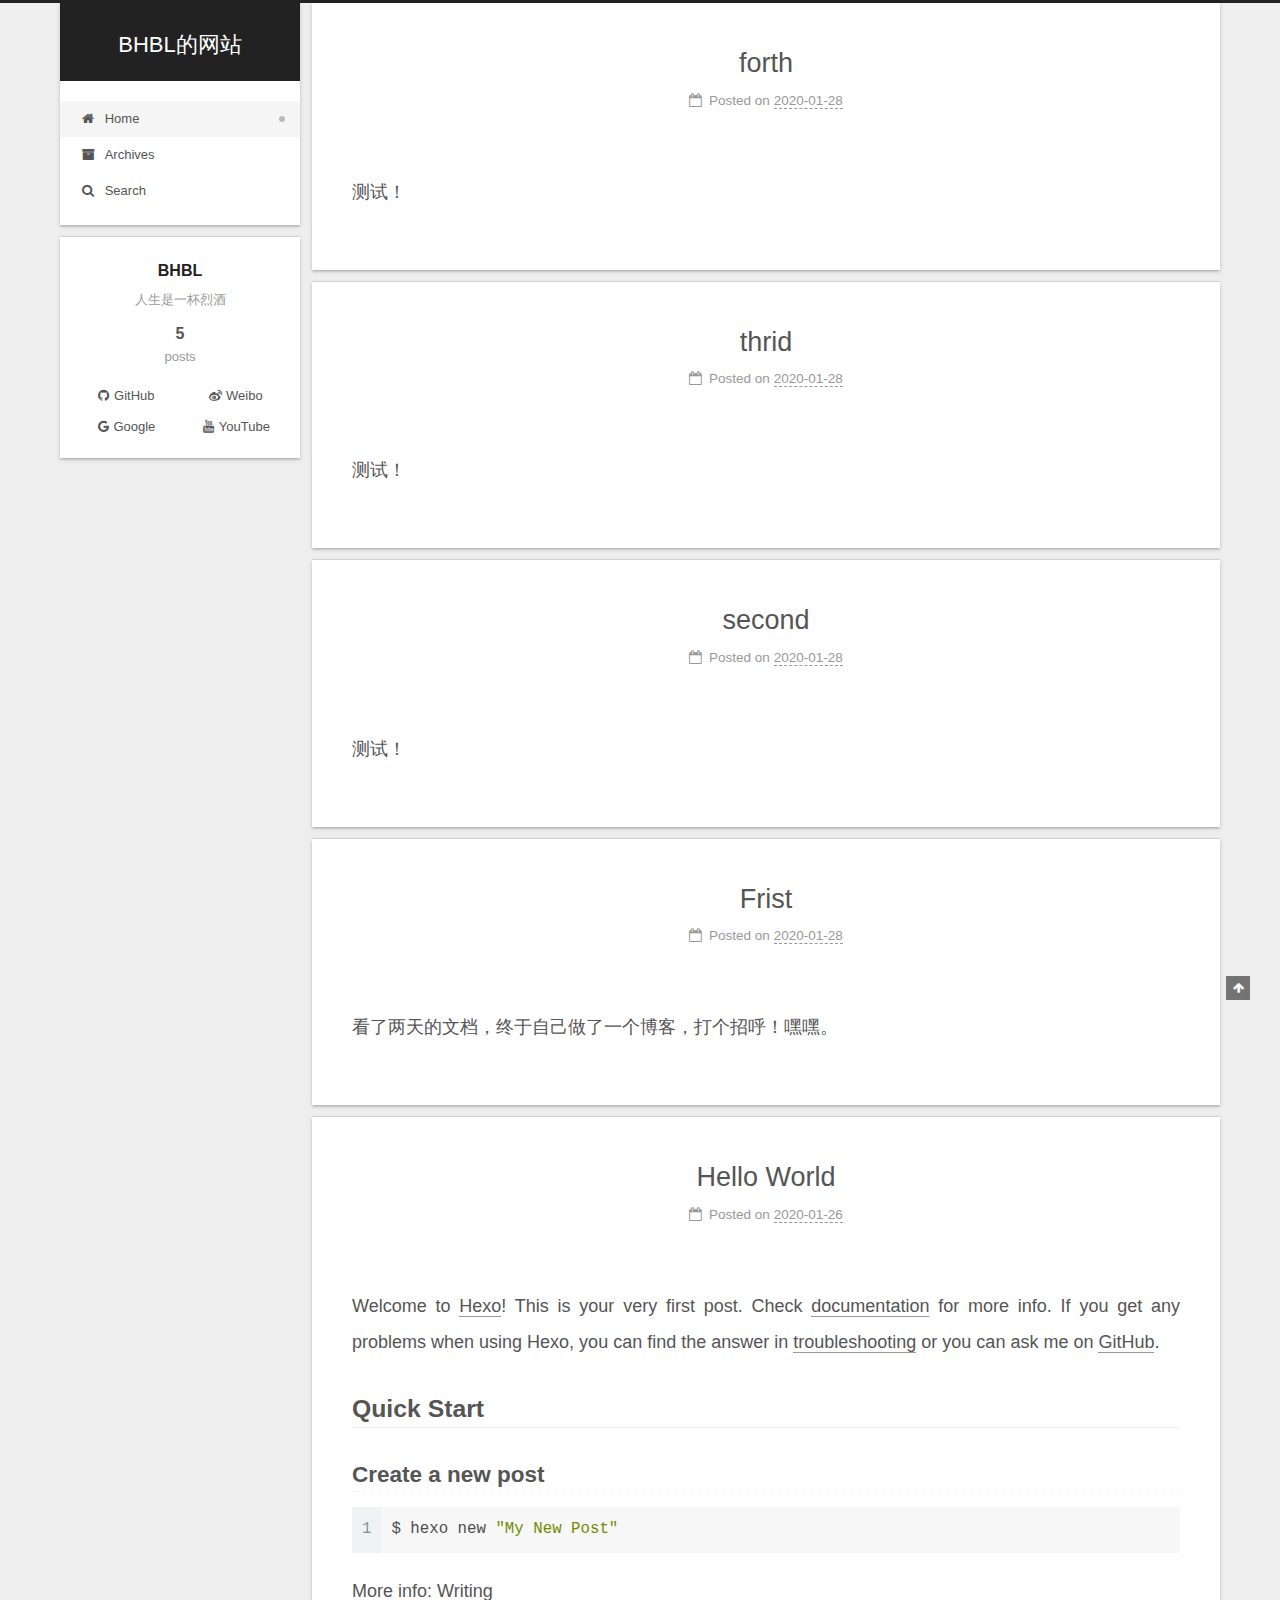
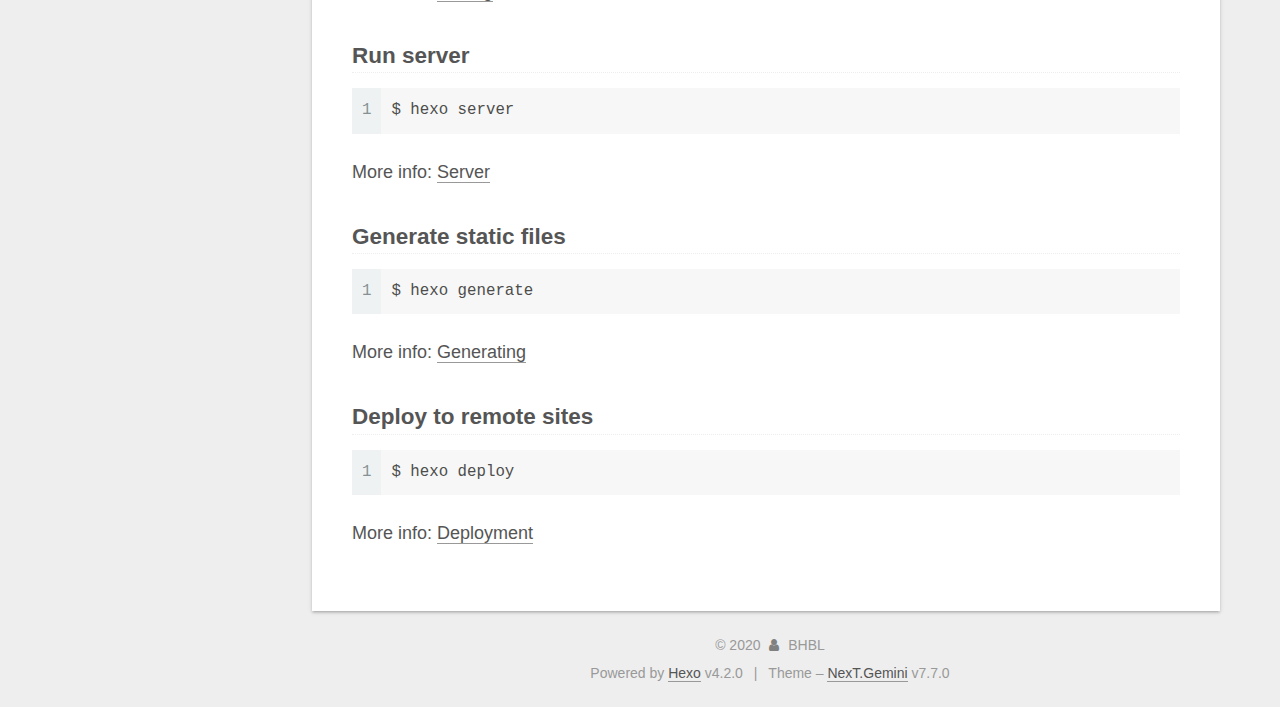
<file: index.html>
<!DOCTYPE html>
<html lang="zh-Hans">
<head>
  <meta charset="UTF-8">
<meta name="viewport" content="width=device-width, initial-scale=1, maximum-scale=2">
<meta name="theme-color" content="#222">
<meta name="generator" content="Hexo 4.2.0">
  <link rel="apple-touch-icon" sizes="180x180" href="/images/apple-touch-icon-next.png">
  <link rel="icon" type="image/png" sizes="32x32" href="/images/favicon-32x32-next.png">
  <link rel="icon" type="image/png" sizes="16x16" href="/images/favicon-16x16-next.png">
  <link rel="mask-icon" href="/images/logo.svg" color="#222">

<link rel="stylesheet" href="/css/main.css">


<link rel="stylesheet" href="/lib/font-awesome/css/font-awesome.min.css">


<script id="hexo-configurations">
  var NexT = window.NexT || {};
  var CONFIG = {
    hostname: new URL('http://www.whbhbl.top').hostname,
    root: '/',
    scheme: 'Gemini',
    version: '7.7.0',
    exturl: false,
    sidebar: {"position":"left","display":"hide","padding":18,"offset":12,"onmobile":false},
    copycode: {"enable":false,"show_result":false,"style":null},
    back2top: {"enable":true,"sidebar":false,"scrollpercent":false},
    bookmark: {"enable":false,"color":"#222","save":"auto"},
    fancybox: false,
    mediumzoom: false,
    lazyload: false,
    pangu: false,
    comments: {"style":"tabs","active":null,"storage":true,"lazyload":false,"nav":null},
    algolia: {
      appID: '',
      apiKey: '',
      indexName: '',
      hits: {"per_page":10},
      labels: {"input_placeholder":"Search for Posts","hits_empty":"We didn't find any results for the search: ${query}","hits_stats":"${hits} results found in ${time} ms"}
    },
    localsearch: {"enable":true,"trigger":"auto","top_n_per_article":1,"unescape":false,"preload":false},
    path: 'search.xml',
    motion: {"enable":false,"async":false,"transition":{"post_block":"fadeIn","post_header":"slideDownIn","post_body":"slideDownIn","coll_header":"slideLeftIn","sidebar":"slideUpIn"}}
  };
</script>

  <meta name="description" content="人生是一杯烈酒">
<meta property="og:type" content="website">
<meta property="og:title" content="BHBL的网站">
<meta property="og:url" content="http://www.whbhbl.top/index.html">
<meta property="og:site_name" content="BHBL的网站">
<meta property="og:description" content="人生是一杯烈酒">
<meta property="article:author" content="BHBL">
<meta name="twitter:card" content="summary">

<link rel="canonical" href="http://www.whbhbl.top/">


<script id="page-configurations">
  // https://hexo.io/docs/variables.html
  CONFIG.page = {
    sidebar: "",
    isHome: true,
    isPost: false
  };
</script>

  <title>BHBL的网站</title>
  






  <noscript>
  <style>
  .use-motion .brand,
  .use-motion .menu-item,
  .sidebar-inner,
  .use-motion .post-block,
  .use-motion .pagination,
  .use-motion .comments,
  .use-motion .post-header,
  .use-motion .post-body,
  .use-motion .collection-header { opacity: initial; }

  .use-motion .site-title,
  .use-motion .site-subtitle {
    opacity: initial;
    top: initial;
  }

  .use-motion .logo-line-before i { left: initial; }
  .use-motion .logo-line-after i { right: initial; }
  </style>
</noscript>

</head>

<body itemscope itemtype="http://schema.org/WebPage">
  <div class="container">
    <div class="headband"></div>

    <header class="header" itemscope itemtype="http://schema.org/WPHeader">
      <div class="header-inner"><div class="site-brand-container">
  <div class="site-meta">

    <div>
      <a href="/" class="brand" rel="start">
        <span class="logo-line-before"><i></i></span>
        <span class="site-title">BHBL的网站</span>
        <span class="logo-line-after"><i></i></span>
      </a>
    </div>
  </div>

  <div class="site-nav-toggle">
    <div class="toggle" aria-label="Toggle navigation bar">
      <span class="toggle-line toggle-line-first"></span>
      <span class="toggle-line toggle-line-middle"></span>
      <span class="toggle-line toggle-line-last"></span>
    </div>
  </div>
</div>


<nav class="site-nav">
  
  <ul id="menu" class="menu">
        <li class="menu-item menu-item-home">

    <a href="/" rel="section"><i class="fa fa-fw fa-home"></i>Home</a>

  </li>
        <li class="menu-item menu-item-archives">

    <a href="/archives/" rel="section"><i class="fa fa-fw fa-archive"></i>Archives</a>

  </li>
      <li class="menu-item menu-item-search">
        <a role="button" class="popup-trigger"><i class="fa fa-search fa-fw"></i>Search
        </a>
      </li>
  </ul>

</nav>
  <div class="site-search">
    <div class="popup search-popup">
    <div class="search-header">
  <span class="search-icon">
    <i class="fa fa-search"></i>
  </span>
  <div class="search-input-container">
    <input autocomplete="off" autocorrect="off" autocapitalize="none"
           placeholder="Searching..." spellcheck="false"
           type="text" id="search-input">
  </div>
  <span class="popup-btn-close">
    <i class="fa fa-times-circle"></i>
  </span>
</div>
<div id="search-result"></div>

</div>
<div class="search-pop-overlay"></div>

  </div>
</div>
    </header>

    
  <div class="back-to-top">
    <i class="fa fa-arrow-up"></i>
    <span>0%</span>
  </div>


    <main class="main">
      <div class="main-inner">
        <div class="content-wrap">
          

          <div class="content">
            

  <div class="posts-expand">
        
  
  
  <article itemscope itemtype="http://schema.org/Article" class="post-block home" lang="zh-Hans">
    <link itemprop="mainEntityOfPage" href="http://www.whbhbl.top/2020/01/28/forth/">

    <span hidden itemprop="author" itemscope itemtype="http://schema.org/Person">
      <meta itemprop="image" content="/images/avatar.gif">
      <meta itemprop="name" content="BHBL">
      <meta itemprop="description" content="人生是一杯烈酒">
    </span>

    <span hidden itemprop="publisher" itemscope itemtype="http://schema.org/Organization">
      <meta itemprop="name" content="BHBL的网站">
    </span>
      <header class="post-header">
        <h1 class="post-title" itemprop="name headline">
          
            <a href="/2020/01/28/forth/" class="post-title-link" itemprop="url">forth</a>
        </h1>

        <div class="post-meta">
            <span class="post-meta-item">
              <span class="post-meta-item-icon">
                <i class="fa fa-calendar-o"></i>
              </span>
              <span class="post-meta-item-text">Posted on</span>
              

              <time title="Created: 2020-01-28 22:16:31 / Modified: 22:16:54" itemprop="dateCreated datePublished" datetime="2020-01-28T22:16:31+08:00">2020-01-28</time>
            </span>

          

        </div>
      </header>

    
    
    
    <div class="post-body" itemprop="articleBody">

      
          <p>测试！</p>

      
    </div>

    
    
    
      <footer class="post-footer">
        <div class="post-eof"></div>
      </footer>
  </article>
  
  
  

        
  
  
  <article itemscope itemtype="http://schema.org/Article" class="post-block home" lang="zh-Hans">
    <link itemprop="mainEntityOfPage" href="http://www.whbhbl.top/2020/01/28/thrid/">

    <span hidden itemprop="author" itemscope itemtype="http://schema.org/Person">
      <meta itemprop="image" content="/images/avatar.gif">
      <meta itemprop="name" content="BHBL">
      <meta itemprop="description" content="人生是一杯烈酒">
    </span>

    <span hidden itemprop="publisher" itemscope itemtype="http://schema.org/Organization">
      <meta itemprop="name" content="BHBL的网站">
    </span>
      <header class="post-header">
        <h1 class="post-title" itemprop="name headline">
          
            <a href="/2020/01/28/thrid/" class="post-title-link" itemprop="url">thrid</a>
        </h1>

        <div class="post-meta">
            <span class="post-meta-item">
              <span class="post-meta-item-icon">
                <i class="fa fa-calendar-o"></i>
              </span>
              <span class="post-meta-item-text">Posted on</span>
              

              <time title="Created: 2020-01-28 22:01:08 / Modified: 22:01:26" itemprop="dateCreated datePublished" datetime="2020-01-28T22:01:08+08:00">2020-01-28</time>
            </span>

          

        </div>
      </header>

    
    
    
    <div class="post-body" itemprop="articleBody">

      
          <p>测试！</p>

      
    </div>

    
    
    
      <footer class="post-footer">
        <div class="post-eof"></div>
      </footer>
  </article>
  
  
  

        
  
  
  <article itemscope itemtype="http://schema.org/Article" class="post-block home" lang="zh-Hans">
    <link itemprop="mainEntityOfPage" href="http://www.whbhbl.top/2020/01/28/second/">

    <span hidden itemprop="author" itemscope itemtype="http://schema.org/Person">
      <meta itemprop="image" content="/images/avatar.gif">
      <meta itemprop="name" content="BHBL">
      <meta itemprop="description" content="人生是一杯烈酒">
    </span>

    <span hidden itemprop="publisher" itemscope itemtype="http://schema.org/Organization">
      <meta itemprop="name" content="BHBL的网站">
    </span>
      <header class="post-header">
        <h1 class="post-title" itemprop="name headline">
          
            <a href="/2020/01/28/second/" class="post-title-link" itemprop="url">second</a>
        </h1>

        <div class="post-meta">
            <span class="post-meta-item">
              <span class="post-meta-item-icon">
                <i class="fa fa-calendar-o"></i>
              </span>
              <span class="post-meta-item-text">Posted on</span>
              

              <time title="Created: 2020-01-28 21:08:13 / Modified: 21:08:31" itemprop="dateCreated datePublished" datetime="2020-01-28T21:08:13+08:00">2020-01-28</time>
            </span>

          

        </div>
      </header>

    
    
    
    <div class="post-body" itemprop="articleBody">

      
          <p>测试！</p>

      
    </div>

    
    
    
      <footer class="post-footer">
        <div class="post-eof"></div>
      </footer>
  </article>
  
  
  

        
  
  
  <article itemscope itemtype="http://schema.org/Article" class="post-block home" lang="zh-Hans">
    <link itemprop="mainEntityOfPage" href="http://www.whbhbl.top/2020/01/28/Frist/">

    <span hidden itemprop="author" itemscope itemtype="http://schema.org/Person">
      <meta itemprop="image" content="/images/avatar.gif">
      <meta itemprop="name" content="BHBL">
      <meta itemprop="description" content="人生是一杯烈酒">
    </span>

    <span hidden itemprop="publisher" itemscope itemtype="http://schema.org/Organization">
      <meta itemprop="name" content="BHBL的网站">
    </span>
      <header class="post-header">
        <h1 class="post-title" itemprop="name headline">
          
            <a href="/2020/01/28/Frist/" class="post-title-link" itemprop="url">Frist</a>
        </h1>

        <div class="post-meta">
            <span class="post-meta-item">
              <span class="post-meta-item-icon">
                <i class="fa fa-calendar-o"></i>
              </span>
              <span class="post-meta-item-text">Posted on</span>
              

              <time title="Created: 2020-01-28 20:09:05 / Modified: 20:18:41" itemprop="dateCreated datePublished" datetime="2020-01-28T20:09:05+08:00">2020-01-28</time>
            </span>

          

        </div>
      </header>

    
    
    
    <div class="post-body" itemprop="articleBody">

      
          <p>看了两天的文档，终于自己做了一个博客，打个招呼！嘿嘿。</p>

      
    </div>

    
    
    
      <footer class="post-footer">
        <div class="post-eof"></div>
      </footer>
  </article>
  
  
  

        
  
  
  <article itemscope itemtype="http://schema.org/Article" class="post-block home" lang="zh-Hans">
    <link itemprop="mainEntityOfPage" href="http://www.whbhbl.top/2020/01/26/hello-world/">

    <span hidden itemprop="author" itemscope itemtype="http://schema.org/Person">
      <meta itemprop="image" content="/images/avatar.gif">
      <meta itemprop="name" content="BHBL">
      <meta itemprop="description" content="人生是一杯烈酒">
    </span>

    <span hidden itemprop="publisher" itemscope itemtype="http://schema.org/Organization">
      <meta itemprop="name" content="BHBL的网站">
    </span>
      <header class="post-header">
        <h1 class="post-title" itemprop="name headline">
          
            <a href="/2020/01/26/hello-world/" class="post-title-link" itemprop="url">Hello World</a>
        </h1>

        <div class="post-meta">
            <span class="post-meta-item">
              <span class="post-meta-item-icon">
                <i class="fa fa-calendar-o"></i>
              </span>
              <span class="post-meta-item-text">Posted on</span>

              <time title="Created: 2020-01-26 13:30:39" itemprop="dateCreated datePublished" datetime="2020-01-26T13:30:39+08:00">2020-01-26</time>
            </span>

          

        </div>
      </header>

    
    
    
    <div class="post-body" itemprop="articleBody">

      
          <p>Welcome to <a href="https://hexo.io/" target="_blank" rel="noopener">Hexo</a>! This is your very first post. Check <a href="https://hexo.io/docs/" target="_blank" rel="noopener">documentation</a> for more info. If you get any problems when using Hexo, you can find the answer in <a href="https://hexo.io/docs/troubleshooting.html" target="_blank" rel="noopener">troubleshooting</a> or you can ask me on <a href="https://github.com/hexojs/hexo/issues" target="_blank" rel="noopener">GitHub</a>.</p>
<h2 id="Quick-Start"><a href="#Quick-Start" class="headerlink" title="Quick Start"></a>Quick Start</h2><h3 id="Create-a-new-post"><a href="#Create-a-new-post" class="headerlink" title="Create a new post"></a>Create a new post</h3><figure class="highlight bash"><table><tr><td class="gutter"><pre><span class="line">1</span><br></pre></td><td class="code"><pre><span class="line">$ hexo new <span class="string">"My New Post"</span></span><br></pre></td></tr></table></figure>

<p>More info: <a href="https://hexo.io/docs/writing.html" target="_blank" rel="noopener">Writing</a></p>
<h3 id="Run-server"><a href="#Run-server" class="headerlink" title="Run server"></a>Run server</h3><figure class="highlight bash"><table><tr><td class="gutter"><pre><span class="line">1</span><br></pre></td><td class="code"><pre><span class="line">$ hexo server</span><br></pre></td></tr></table></figure>

<p>More info: <a href="https://hexo.io/docs/server.html" target="_blank" rel="noopener">Server</a></p>
<h3 id="Generate-static-files"><a href="#Generate-static-files" class="headerlink" title="Generate static files"></a>Generate static files</h3><figure class="highlight bash"><table><tr><td class="gutter"><pre><span class="line">1</span><br></pre></td><td class="code"><pre><span class="line">$ hexo generate</span><br></pre></td></tr></table></figure>

<p>More info: <a href="https://hexo.io/docs/generating.html" target="_blank" rel="noopener">Generating</a></p>
<h3 id="Deploy-to-remote-sites"><a href="#Deploy-to-remote-sites" class="headerlink" title="Deploy to remote sites"></a>Deploy to remote sites</h3><figure class="highlight bash"><table><tr><td class="gutter"><pre><span class="line">1</span><br></pre></td><td class="code"><pre><span class="line">$ hexo deploy</span><br></pre></td></tr></table></figure>

<p>More info: <a href="https://hexo.io/docs/one-command-deployment.html" target="_blank" rel="noopener">Deployment</a></p>

      
    </div>

    
    
    
      <footer class="post-footer">
        <div class="post-eof"></div>
      </footer>
  </article>
  
  
  

  </div>

  



          </div>
          

<script>
  window.addEventListener('tabs:register', () => {
    let activeClass = CONFIG.comments.activeClass;
    if (CONFIG.comments.storage) {
      activeClass = localStorage.getItem('comments_active') || activeClass;
    }
    if (activeClass) {
      let activeTab = document.querySelector(`a[href="#comment-${activeClass}"]`);
      if (activeTab) {
        activeTab.click();
      }
    }
  });
  if (CONFIG.comments.storage) {
    window.addEventListener('tabs:click', event => {
      if (!event.target.matches('.tabs-comment .tab-content .tab-pane')) return;
      let commentClass = event.target.classList[1];
      localStorage.setItem('comments_active', commentClass);
    });
  }
</script>

        </div>
          
  
  <div class="toggle sidebar-toggle">
    <span class="toggle-line toggle-line-first"></span>
    <span class="toggle-line toggle-line-middle"></span>
    <span class="toggle-line toggle-line-last"></span>
  </div>

  <aside class="sidebar">
    <div class="sidebar-inner">

      <ul class="sidebar-nav motion-element">
        <li class="sidebar-nav-toc">
          Table of Contents
        </li>
        <li class="sidebar-nav-overview">
          Overview
        </li>
      </ul>

      <!--noindex-->
      <div class="post-toc-wrap sidebar-panel">
      </div>
      <!--/noindex-->

      <div class="site-overview-wrap sidebar-panel">
        <div class="site-author motion-element" itemprop="author" itemscope itemtype="http://schema.org/Person">
  <p class="site-author-name" itemprop="name">BHBL</p>
  <div class="site-description" itemprop="description">人生是一杯烈酒</div>
</div>
<div class="site-state-wrap motion-element">
  <nav class="site-state">
      <div class="site-state-item site-state-posts">
          <a href="/archives/">
        
          <span class="site-state-item-count">5</span>
          <span class="site-state-item-name">posts</span>
        </a>
      </div>
  </nav>
</div>
  <div class="links-of-author motion-element">
      <span class="links-of-author-item">
        <a href="https://github.com/yourname" title="GitHub → https:&#x2F;&#x2F;github.com&#x2F;yourname" rel="noopener" target="_blank"><i class="fa fa-fw fa-github"></i>GitHub</a>
      </span>
      <span class="links-of-author-item">
        <a href="https://weibo.com/yourname" title="Weibo → https:&#x2F;&#x2F;weibo.com&#x2F;yourname" rel="noopener" target="_blank"><i class="fa fa-fw fa-weibo"></i>Weibo</a>
      </span>
      <span class="links-of-author-item">
        <a href="https://plus.google.com/yourname" title="Google → https:&#x2F;&#x2F;plus.google.com&#x2F;yourname" rel="noopener" target="_blank"><i class="fa fa-fw fa-google"></i>Google</a>
      </span>
      <span class="links-of-author-item">
        <a href="https://youtube.com/yourname" title="YouTube → https:&#x2F;&#x2F;youtube.com&#x2F;yourname" rel="noopener" target="_blank"><i class="fa fa-fw fa-youtube"></i>YouTube</a>
      </span>
  </div>



      </div>

    </div>
  </aside>
  <div id="sidebar-dimmer"></div>


      </div>
    </main>

    <footer class="footer">
      <div class="footer-inner">
        

<div class="copyright">
  
  &copy; 
  <span itemprop="copyrightYear">2020</span>
  <span class="with-love">
    <i class="fa fa-user"></i>
  </span>
  <span class="author" itemprop="copyrightHolder">BHBL</span>
</div>
  <div class="powered-by">Powered by <a href="https://hexo.io/" class="theme-link" rel="noopener" target="_blank">Hexo</a> v4.2.0
  </div>
  <span class="post-meta-divider">|</span>
  <div class="theme-info">Theme – <a href="https://theme-next.org/" class="theme-link" rel="noopener" target="_blank">NexT.Gemini</a> v7.7.0
  </div>

        








      </div>
    </footer>
  </div>

  
  <script src="/lib/anime.min.js"></script>

<script src="/js/utils.js"></script>


<script src="/js/schemes/pisces.js"></script>


<script src="/js/next-boot.js"></script>




  




  
<script src="/js/local-search.js"></script>













  

  

</body>
</html>
</file>
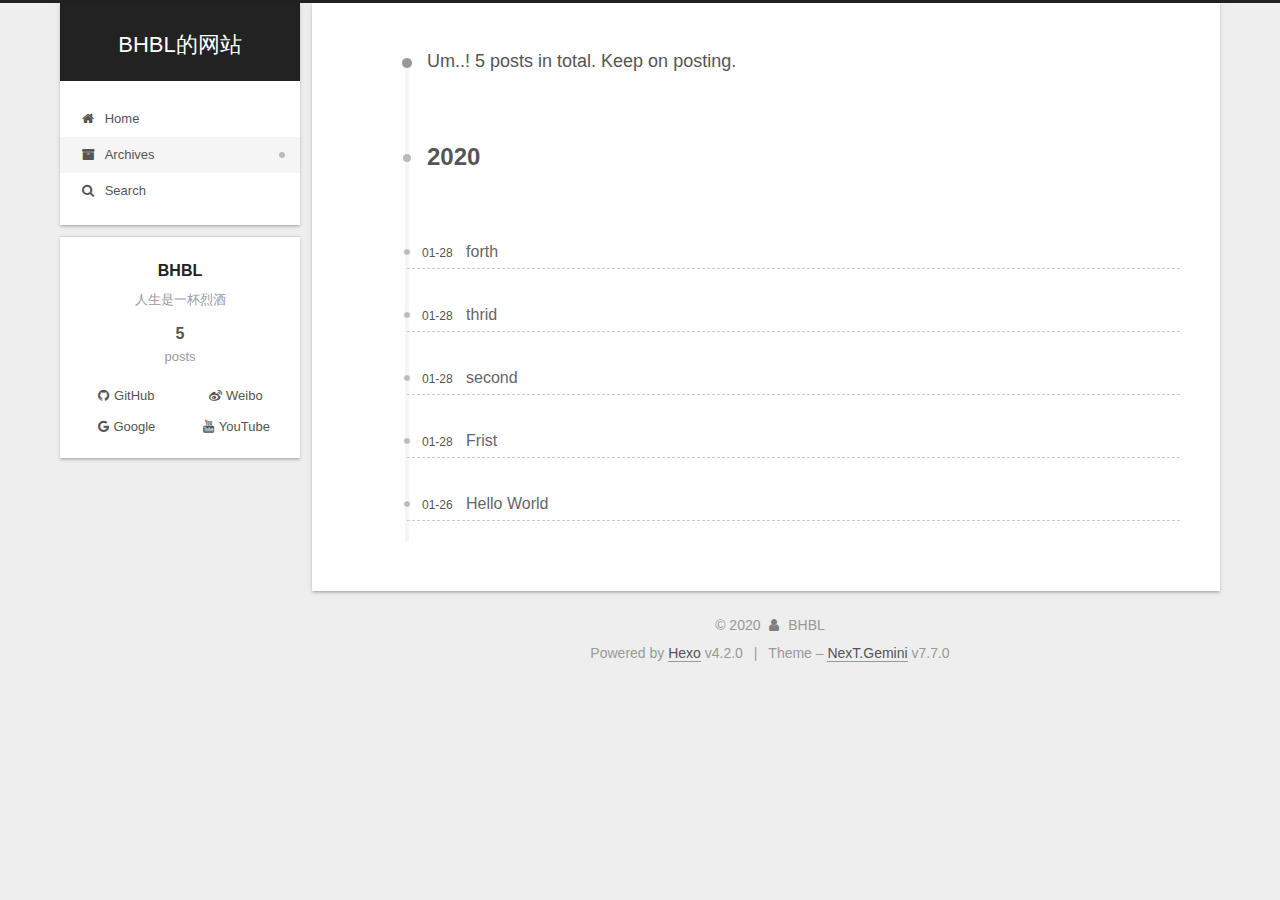
<file: archives/index.html>
<!DOCTYPE html>
<html lang="zh-Hans">
<head>
  <meta charset="UTF-8">
<meta name="viewport" content="width=device-width, initial-scale=1, maximum-scale=2">
<meta name="theme-color" content="#222">
<meta name="generator" content="Hexo 4.2.0">
  <link rel="apple-touch-icon" sizes="180x180" href="/images/apple-touch-icon-next.png">
  <link rel="icon" type="image/png" sizes="32x32" href="/images/favicon-32x32-next.png">
  <link rel="icon" type="image/png" sizes="16x16" href="/images/favicon-16x16-next.png">
  <link rel="mask-icon" href="/images/logo.svg" color="#222">

<link rel="stylesheet" href="/css/main.css">


<link rel="stylesheet" href="/lib/font-awesome/css/font-awesome.min.css">


<script id="hexo-configurations">
  var NexT = window.NexT || {};
  var CONFIG = {
    hostname: new URL('http://www.whbhbl.top').hostname,
    root: '/',
    scheme: 'Gemini',
    version: '7.7.0',
    exturl: false,
    sidebar: {"position":"left","display":"hide","padding":18,"offset":12,"onmobile":false},
    copycode: {"enable":false,"show_result":false,"style":null},
    back2top: {"enable":true,"sidebar":false,"scrollpercent":false},
    bookmark: {"enable":false,"color":"#222","save":"auto"},
    fancybox: false,
    mediumzoom: false,
    lazyload: false,
    pangu: false,
    comments: {"style":"tabs","active":null,"storage":true,"lazyload":false,"nav":null},
    algolia: {
      appID: '',
      apiKey: '',
      indexName: '',
      hits: {"per_page":10},
      labels: {"input_placeholder":"Search for Posts","hits_empty":"We didn't find any results for the search: ${query}","hits_stats":"${hits} results found in ${time} ms"}
    },
    localsearch: {"enable":true,"trigger":"auto","top_n_per_article":1,"unescape":false,"preload":false},
    path: 'search.xml',
    motion: {"enable":false,"async":false,"transition":{"post_block":"fadeIn","post_header":"slideDownIn","post_body":"slideDownIn","coll_header":"slideLeftIn","sidebar":"slideUpIn"}}
  };
</script>

  <meta name="description" content="人生是一杯烈酒">
<meta property="og:type" content="website">
<meta property="og:title" content="BHBL的网站">
<meta property="og:url" content="http://www.whbhbl.top/archives/index.html">
<meta property="og:site_name" content="BHBL的网站">
<meta property="og:description" content="人生是一杯烈酒">
<meta property="article:author" content="BHBL">
<meta name="twitter:card" content="summary">

<link rel="canonical" href="http://www.whbhbl.top/archives/">


<script id="page-configurations">
  // https://hexo.io/docs/variables.html
  CONFIG.page = {
    sidebar: "",
    isHome: false,
    isPost: false
  };
</script>

  <title>Archive | BHBL的网站</title>
  






  <noscript>
  <style>
  .use-motion .brand,
  .use-motion .menu-item,
  .sidebar-inner,
  .use-motion .post-block,
  .use-motion .pagination,
  .use-motion .comments,
  .use-motion .post-header,
  .use-motion .post-body,
  .use-motion .collection-header { opacity: initial; }

  .use-motion .site-title,
  .use-motion .site-subtitle {
    opacity: initial;
    top: initial;
  }

  .use-motion .logo-line-before i { left: initial; }
  .use-motion .logo-line-after i { right: initial; }
  </style>
</noscript>

</head>

<body itemscope itemtype="http://schema.org/WebPage">
  <div class="container">
    <div class="headband"></div>

    <header class="header" itemscope itemtype="http://schema.org/WPHeader">
      <div class="header-inner"><div class="site-brand-container">
  <div class="site-meta">

    <div>
      <a href="/" class="brand" rel="start">
        <span class="logo-line-before"><i></i></span>
        <span class="site-title">BHBL的网站</span>
        <span class="logo-line-after"><i></i></span>
      </a>
    </div>
  </div>

  <div class="site-nav-toggle">
    <div class="toggle" aria-label="Toggle navigation bar">
      <span class="toggle-line toggle-line-first"></span>
      <span class="toggle-line toggle-line-middle"></span>
      <span class="toggle-line toggle-line-last"></span>
    </div>
  </div>
</div>


<nav class="site-nav">
  
  <ul id="menu" class="menu">
        <li class="menu-item menu-item-home">

    <a href="/" rel="section"><i class="fa fa-fw fa-home"></i>Home</a>

  </li>
        <li class="menu-item menu-item-archives">

    <a href="/archives/" rel="section"><i class="fa fa-fw fa-archive"></i>Archives</a>

  </li>
      <li class="menu-item menu-item-search">
        <a role="button" class="popup-trigger"><i class="fa fa-search fa-fw"></i>Search
        </a>
      </li>
  </ul>

</nav>
  <div class="site-search">
    <div class="popup search-popup">
    <div class="search-header">
  <span class="search-icon">
    <i class="fa fa-search"></i>
  </span>
  <div class="search-input-container">
    <input autocomplete="off" autocorrect="off" autocapitalize="none"
           placeholder="Searching..." spellcheck="false"
           type="text" id="search-input">
  </div>
  <span class="popup-btn-close">
    <i class="fa fa-times-circle"></i>
  </span>
</div>
<div id="search-result"></div>

</div>
<div class="search-pop-overlay"></div>

  </div>
</div>
    </header>

    
  <div class="back-to-top">
    <i class="fa fa-arrow-up"></i>
    <span>0%</span>
  </div>


    <main class="main">
      <div class="main-inner">
        <div class="content-wrap">
          

          <div class="content">
            

  
  
  
  <div class="post-block">
    <div class="posts-collapse">
      <div class="collection-title">
        <span class="collection-header">Um..! 5 posts in total. Keep on posting.</span>
      </div>

      
    <div class="collection-year">
      <h1 class="collection-header">2020</h1>
    </div>

  <article itemscope itemtype="http://schema.org/Article">
    <header class="post-header">

      <div class="post-meta">
        <time itemprop="dateCreated"
              datetime="2020-01-28T22:16:31+08:00"
              content="2020-01-28">
          01-28
        </time>
      </div>

      <h2 class="post-title">
          <a class="post-title-link" href="/2020/01/28/forth/" itemprop="url">
            <span itemprop="name">forth</span>
          </a>
      </h2>

    </header>
  </article>

  <article itemscope itemtype="http://schema.org/Article">
    <header class="post-header">

      <div class="post-meta">
        <time itemprop="dateCreated"
              datetime="2020-01-28T22:01:08+08:00"
              content="2020-01-28">
          01-28
        </time>
      </div>

      <h2 class="post-title">
          <a class="post-title-link" href="/2020/01/28/thrid/" itemprop="url">
            <span itemprop="name">thrid</span>
          </a>
      </h2>

    </header>
  </article>

  <article itemscope itemtype="http://schema.org/Article">
    <header class="post-header">

      <div class="post-meta">
        <time itemprop="dateCreated"
              datetime="2020-01-28T21:08:13+08:00"
              content="2020-01-28">
          01-28
        </time>
      </div>

      <h2 class="post-title">
          <a class="post-title-link" href="/2020/01/28/second/" itemprop="url">
            <span itemprop="name">second</span>
          </a>
      </h2>

    </header>
  </article>

  <article itemscope itemtype="http://schema.org/Article">
    <header class="post-header">

      <div class="post-meta">
        <time itemprop="dateCreated"
              datetime="2020-01-28T20:09:05+08:00"
              content="2020-01-28">
          01-28
        </time>
      </div>

      <h2 class="post-title">
          <a class="post-title-link" href="/2020/01/28/Frist/" itemprop="url">
            <span itemprop="name">Frist</span>
          </a>
      </h2>

    </header>
  </article>

  <article itemscope itemtype="http://schema.org/Article">
    <header class="post-header">

      <div class="post-meta">
        <time itemprop="dateCreated"
              datetime="2020-01-26T13:30:39+08:00"
              content="2020-01-26">
          01-26
        </time>
      </div>

      <h2 class="post-title">
          <a class="post-title-link" href="/2020/01/26/hello-world/" itemprop="url">
            <span itemprop="name">Hello World</span>
          </a>
      </h2>

    </header>
  </article>


    </div>
  </div>
  
  
  

  



          </div>
          

<script>
  window.addEventListener('tabs:register', () => {
    let activeClass = CONFIG.comments.activeClass;
    if (CONFIG.comments.storage) {
      activeClass = localStorage.getItem('comments_active') || activeClass;
    }
    if (activeClass) {
      let activeTab = document.querySelector(`a[href="#comment-${activeClass}"]`);
      if (activeTab) {
        activeTab.click();
      }
    }
  });
  if (CONFIG.comments.storage) {
    window.addEventListener('tabs:click', event => {
      if (!event.target.matches('.tabs-comment .tab-content .tab-pane')) return;
      let commentClass = event.target.classList[1];
      localStorage.setItem('comments_active', commentClass);
    });
  }
</script>

        </div>
          
  
  <div class="toggle sidebar-toggle">
    <span class="toggle-line toggle-line-first"></span>
    <span class="toggle-line toggle-line-middle"></span>
    <span class="toggle-line toggle-line-last"></span>
  </div>

  <aside class="sidebar">
    <div class="sidebar-inner">

      <ul class="sidebar-nav motion-element">
        <li class="sidebar-nav-toc">
          Table of Contents
        </li>
        <li class="sidebar-nav-overview">
          Overview
        </li>
      </ul>

      <!--noindex-->
      <div class="post-toc-wrap sidebar-panel">
      </div>
      <!--/noindex-->

      <div class="site-overview-wrap sidebar-panel">
        <div class="site-author motion-element" itemprop="author" itemscope itemtype="http://schema.org/Person">
  <p class="site-author-name" itemprop="name">BHBL</p>
  <div class="site-description" itemprop="description">人生是一杯烈酒</div>
</div>
<div class="site-state-wrap motion-element">
  <nav class="site-state">
      <div class="site-state-item site-state-posts">
          <a href="/archives/">
        
          <span class="site-state-item-count">5</span>
          <span class="site-state-item-name">posts</span>
        </a>
      </div>
  </nav>
</div>
  <div class="links-of-author motion-element">
      <span class="links-of-author-item">
        <a href="https://github.com/yourname" title="GitHub → https:&#x2F;&#x2F;github.com&#x2F;yourname" rel="noopener" target="_blank"><i class="fa fa-fw fa-github"></i>GitHub</a>
      </span>
      <span class="links-of-author-item">
        <a href="https://weibo.com/yourname" title="Weibo → https:&#x2F;&#x2F;weibo.com&#x2F;yourname" rel="noopener" target="_blank"><i class="fa fa-fw fa-weibo"></i>Weibo</a>
      </span>
      <span class="links-of-author-item">
        <a href="https://plus.google.com/yourname" title="Google → https:&#x2F;&#x2F;plus.google.com&#x2F;yourname" rel="noopener" target="_blank"><i class="fa fa-fw fa-google"></i>Google</a>
      </span>
      <span class="links-of-author-item">
        <a href="https://youtube.com/yourname" title="YouTube → https:&#x2F;&#x2F;youtube.com&#x2F;yourname" rel="noopener" target="_blank"><i class="fa fa-fw fa-youtube"></i>YouTube</a>
      </span>
  </div>



      </div>

    </div>
  </aside>
  <div id="sidebar-dimmer"></div>


      </div>
    </main>

    <footer class="footer">
      <div class="footer-inner">
        

<div class="copyright">
  
  &copy; 
  <span itemprop="copyrightYear">2020</span>
  <span class="with-love">
    <i class="fa fa-user"></i>
  </span>
  <span class="author" itemprop="copyrightHolder">BHBL</span>
</div>
  <div class="powered-by">Powered by <a href="https://hexo.io/" class="theme-link" rel="noopener" target="_blank">Hexo</a> v4.2.0
  </div>
  <span class="post-meta-divider">|</span>
  <div class="theme-info">Theme – <a href="https://theme-next.org/" class="theme-link" rel="noopener" target="_blank">NexT.Gemini</a> v7.7.0
  </div>

        








      </div>
    </footer>
  </div>

  
  <script src="/lib/anime.min.js"></script>

<script src="/js/utils.js"></script>


<script src="/js/schemes/pisces.js"></script>


<script src="/js/next-boot.js"></script>




  




  
<script src="/js/local-search.js"></script>













  

  

</body>
</html>
</file>
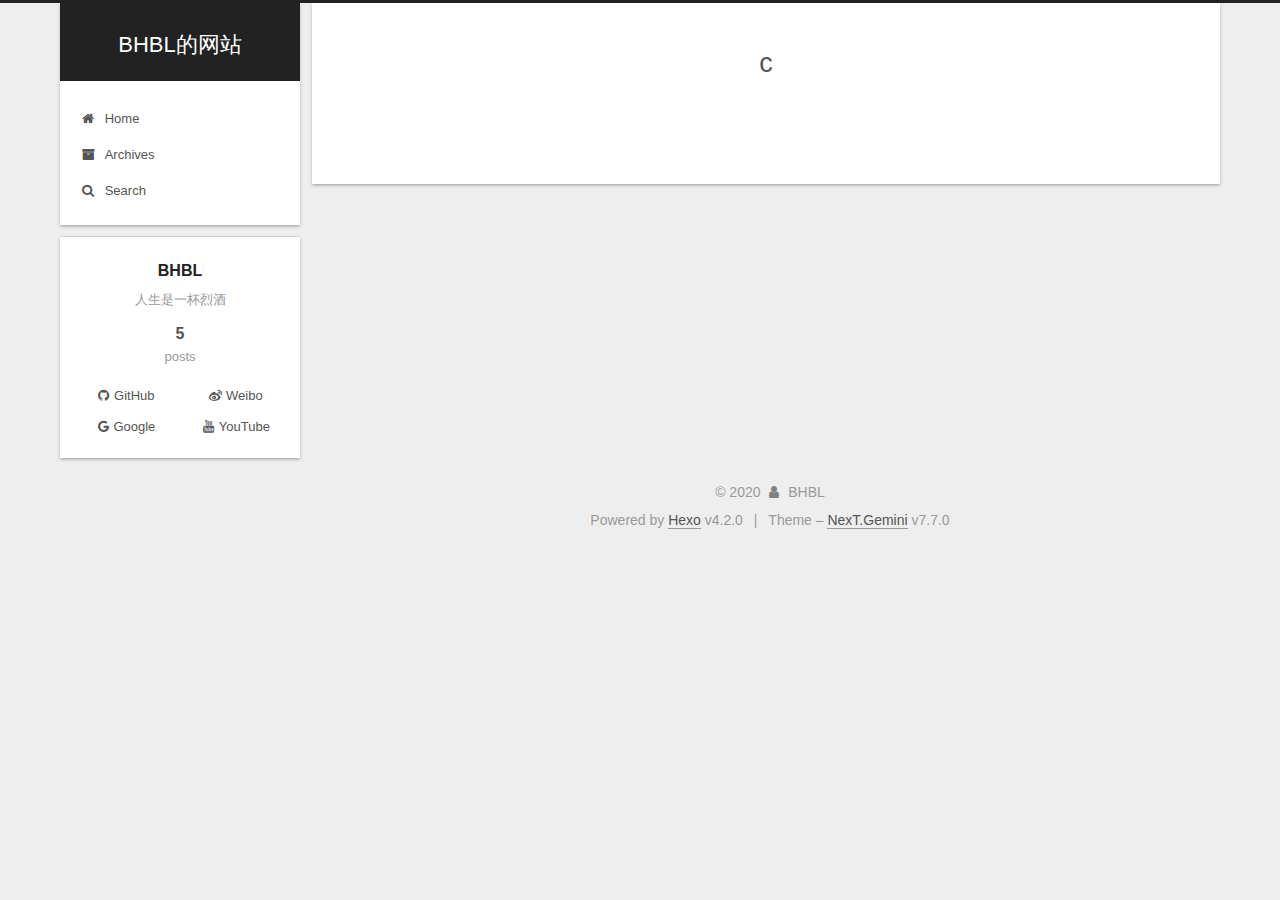
<file: c/index.html>
<!DOCTYPE html>
<html lang="zh-Hans">
<head>
  <meta charset="UTF-8">
<meta name="viewport" content="width=device-width, initial-scale=1, maximum-scale=2">
<meta name="theme-color" content="#222">
<meta name="generator" content="Hexo 4.2.0">
  <link rel="apple-touch-icon" sizes="180x180" href="/images/apple-touch-icon-next.png">
  <link rel="icon" type="image/png" sizes="32x32" href="/images/favicon-32x32-next.png">
  <link rel="icon" type="image/png" sizes="16x16" href="/images/favicon-16x16-next.png">
  <link rel="mask-icon" href="/images/logo.svg" color="#222">

<link rel="stylesheet" href="/css/main.css">


<link rel="stylesheet" href="/lib/font-awesome/css/font-awesome.min.css">


<script id="hexo-configurations">
  var NexT = window.NexT || {};
  var CONFIG = {
    hostname: new URL('http://www.whbhbl.top').hostname,
    root: '/',
    scheme: 'Gemini',
    version: '7.7.0',
    exturl: false,
    sidebar: {"position":"left","display":"hide","padding":18,"offset":12,"onmobile":false},
    copycode: {"enable":false,"show_result":false,"style":null},
    back2top: {"enable":true,"sidebar":false,"scrollpercent":false},
    bookmark: {"enable":false,"color":"#222","save":"auto"},
    fancybox: false,
    mediumzoom: false,
    lazyload: false,
    pangu: false,
    comments: {"style":"tabs","active":null,"storage":true,"lazyload":false,"nav":null},
    algolia: {
      appID: '',
      apiKey: '',
      indexName: '',
      hits: {"per_page":10},
      labels: {"input_placeholder":"Search for Posts","hits_empty":"We didn't find any results for the search: ${query}","hits_stats":"${hits} results found in ${time} ms"}
    },
    localsearch: {"enable":true,"trigger":"auto","top_n_per_article":1,"unescape":false,"preload":false},
    path: 'search.xml',
    motion: {"enable":false,"async":false,"transition":{"post_block":"fadeIn","post_header":"slideDownIn","post_body":"slideDownIn","coll_header":"slideLeftIn","sidebar":"slideUpIn"}}
  };
</script>

  <meta name="description" content="人生是一杯烈酒">
<meta property="og:type" content="website">
<meta property="og:title" content="c">
<meta property="og:url" content="http://www.whbhbl.top/c/index.html">
<meta property="og:site_name" content="BHBL的网站">
<meta property="og:description" content="人生是一杯烈酒">
<meta property="article:published_time" content="2020-01-28T12:13:33.000Z">
<meta property="article:modified_time" content="2020-01-28T12:13:33.391Z">
<meta property="article:author" content="BHBL">
<meta name="twitter:card" content="summary">

<link rel="canonical" href="http://www.whbhbl.top/c/">


<script id="page-configurations">
  // https://hexo.io/docs/variables.html
  CONFIG.page = {
    sidebar: "",
    isHome: false,
    isPost: false
  };
</script>

  <title>c | BHBL的网站
  </title>
  






  <noscript>
  <style>
  .use-motion .brand,
  .use-motion .menu-item,
  .sidebar-inner,
  .use-motion .post-block,
  .use-motion .pagination,
  .use-motion .comments,
  .use-motion .post-header,
  .use-motion .post-body,
  .use-motion .collection-header { opacity: initial; }

  .use-motion .site-title,
  .use-motion .site-subtitle {
    opacity: initial;
    top: initial;
  }

  .use-motion .logo-line-before i { left: initial; }
  .use-motion .logo-line-after i { right: initial; }
  </style>
</noscript>

</head>

<body itemscope itemtype="http://schema.org/WebPage">
  <div class="container">
    <div class="headband"></div>

    <header class="header" itemscope itemtype="http://schema.org/WPHeader">
      <div class="header-inner"><div class="site-brand-container">
  <div class="site-meta">

    <div>
      <a href="/" class="brand" rel="start">
        <span class="logo-line-before"><i></i></span>
        <span class="site-title">BHBL的网站</span>
        <span class="logo-line-after"><i></i></span>
      </a>
    </div>
  </div>

  <div class="site-nav-toggle">
    <div class="toggle" aria-label="Toggle navigation bar">
      <span class="toggle-line toggle-line-first"></span>
      <span class="toggle-line toggle-line-middle"></span>
      <span class="toggle-line toggle-line-last"></span>
    </div>
  </div>
</div>


<nav class="site-nav">
  
  <ul id="menu" class="menu">
        <li class="menu-item menu-item-home">

    <a href="/" rel="section"><i class="fa fa-fw fa-home"></i>Home</a>

  </li>
        <li class="menu-item menu-item-archives">

    <a href="/archives/" rel="section"><i class="fa fa-fw fa-archive"></i>Archives</a>

  </li>
      <li class="menu-item menu-item-search">
        <a role="button" class="popup-trigger"><i class="fa fa-search fa-fw"></i>Search
        </a>
      </li>
  </ul>

</nav>
  <div class="site-search">
    <div class="popup search-popup">
    <div class="search-header">
  <span class="search-icon">
    <i class="fa fa-search"></i>
  </span>
  <div class="search-input-container">
    <input autocomplete="off" autocorrect="off" autocapitalize="none"
           placeholder="Searching..." spellcheck="false"
           type="text" id="search-input">
  </div>
  <span class="popup-btn-close">
    <i class="fa fa-times-circle"></i>
  </span>
</div>
<div id="search-result"></div>

</div>
<div class="search-pop-overlay"></div>

  </div>
</div>
    </header>

    
  <div class="back-to-top">
    <i class="fa fa-arrow-up"></i>
    <span>0%</span>
  </div>


    <main class="main">
      <div class="main-inner">
        <div class="content-wrap">
          
  
  

          <div class="content">
            

  <div class="posts-expand">
    
    
    
    <div class="post-block" lang="zh-Hans">
      <header class="post-header">

<h1 class="post-title" itemprop="name headline">c
</h1>

<div class="post-meta">
  

</div>

</header>

      
      
      
      <div class="post-body">
          
      </div>
      
      
      
    </div>
    

    
    
    
  </div>


          </div>
          

<script>
  window.addEventListener('tabs:register', () => {
    let activeClass = CONFIG.comments.activeClass;
    if (CONFIG.comments.storage) {
      activeClass = localStorage.getItem('comments_active') || activeClass;
    }
    if (activeClass) {
      let activeTab = document.querySelector(`a[href="#comment-${activeClass}"]`);
      if (activeTab) {
        activeTab.click();
      }
    }
  });
  if (CONFIG.comments.storage) {
    window.addEventListener('tabs:click', event => {
      if (!event.target.matches('.tabs-comment .tab-content .tab-pane')) return;
      let commentClass = event.target.classList[1];
      localStorage.setItem('comments_active', commentClass);
    });
  }
</script>

        </div>
          
  
  <div class="toggle sidebar-toggle">
    <span class="toggle-line toggle-line-first"></span>
    <span class="toggle-line toggle-line-middle"></span>
    <span class="toggle-line toggle-line-last"></span>
  </div>

  <aside class="sidebar">
    <div class="sidebar-inner">

      <ul class="sidebar-nav motion-element">
        <li class="sidebar-nav-toc">
          Table of Contents
        </li>
        <li class="sidebar-nav-overview">
          Overview
        </li>
      </ul>

      <!--noindex-->
      <div class="post-toc-wrap sidebar-panel">
      </div>
      <!--/noindex-->

      <div class="site-overview-wrap sidebar-panel">
        <div class="site-author motion-element" itemprop="author" itemscope itemtype="http://schema.org/Person">
  <p class="site-author-name" itemprop="name">BHBL</p>
  <div class="site-description" itemprop="description">人生是一杯烈酒</div>
</div>
<div class="site-state-wrap motion-element">
  <nav class="site-state">
      <div class="site-state-item site-state-posts">
          <a href="/archives/">
        
          <span class="site-state-item-count">5</span>
          <span class="site-state-item-name">posts</span>
        </a>
      </div>
  </nav>
</div>
  <div class="links-of-author motion-element">
      <span class="links-of-author-item">
        <a href="https://github.com/yourname" title="GitHub → https:&#x2F;&#x2F;github.com&#x2F;yourname" rel="noopener" target="_blank"><i class="fa fa-fw fa-github"></i>GitHub</a>
      </span>
      <span class="links-of-author-item">
        <a href="https://weibo.com/yourname" title="Weibo → https:&#x2F;&#x2F;weibo.com&#x2F;yourname" rel="noopener" target="_blank"><i class="fa fa-fw fa-weibo"></i>Weibo</a>
      </span>
      <span class="links-of-author-item">
        <a href="https://plus.google.com/yourname" title="Google → https:&#x2F;&#x2F;plus.google.com&#x2F;yourname" rel="noopener" target="_blank"><i class="fa fa-fw fa-google"></i>Google</a>
      </span>
      <span class="links-of-author-item">
        <a href="https://youtube.com/yourname" title="YouTube → https:&#x2F;&#x2F;youtube.com&#x2F;yourname" rel="noopener" target="_blank"><i class="fa fa-fw fa-youtube"></i>YouTube</a>
      </span>
  </div>



      </div>

    </div>
  </aside>
  <div id="sidebar-dimmer"></div>


      </div>
    </main>

    <footer class="footer">
      <div class="footer-inner">
        

<div class="copyright">
  
  &copy; 
  <span itemprop="copyrightYear">2020</span>
  <span class="with-love">
    <i class="fa fa-user"></i>
  </span>
  <span class="author" itemprop="copyrightHolder">BHBL</span>
</div>
  <div class="powered-by">Powered by <a href="https://hexo.io/" class="theme-link" rel="noopener" target="_blank">Hexo</a> v4.2.0
  </div>
  <span class="post-meta-divider">|</span>
  <div class="theme-info">Theme – <a href="https://theme-next.org/" class="theme-link" rel="noopener" target="_blank">NexT.Gemini</a> v7.7.0
  </div>

        








      </div>
    </footer>
  </div>

  
  <script src="/lib/anime.min.js"></script>

<script src="/js/utils.js"></script>


<script src="/js/schemes/pisces.js"></script>


<script src="/js/next-boot.js"></script>




  




  
<script src="/js/local-search.js"></script>













  

  

</body>
</html>
</file>
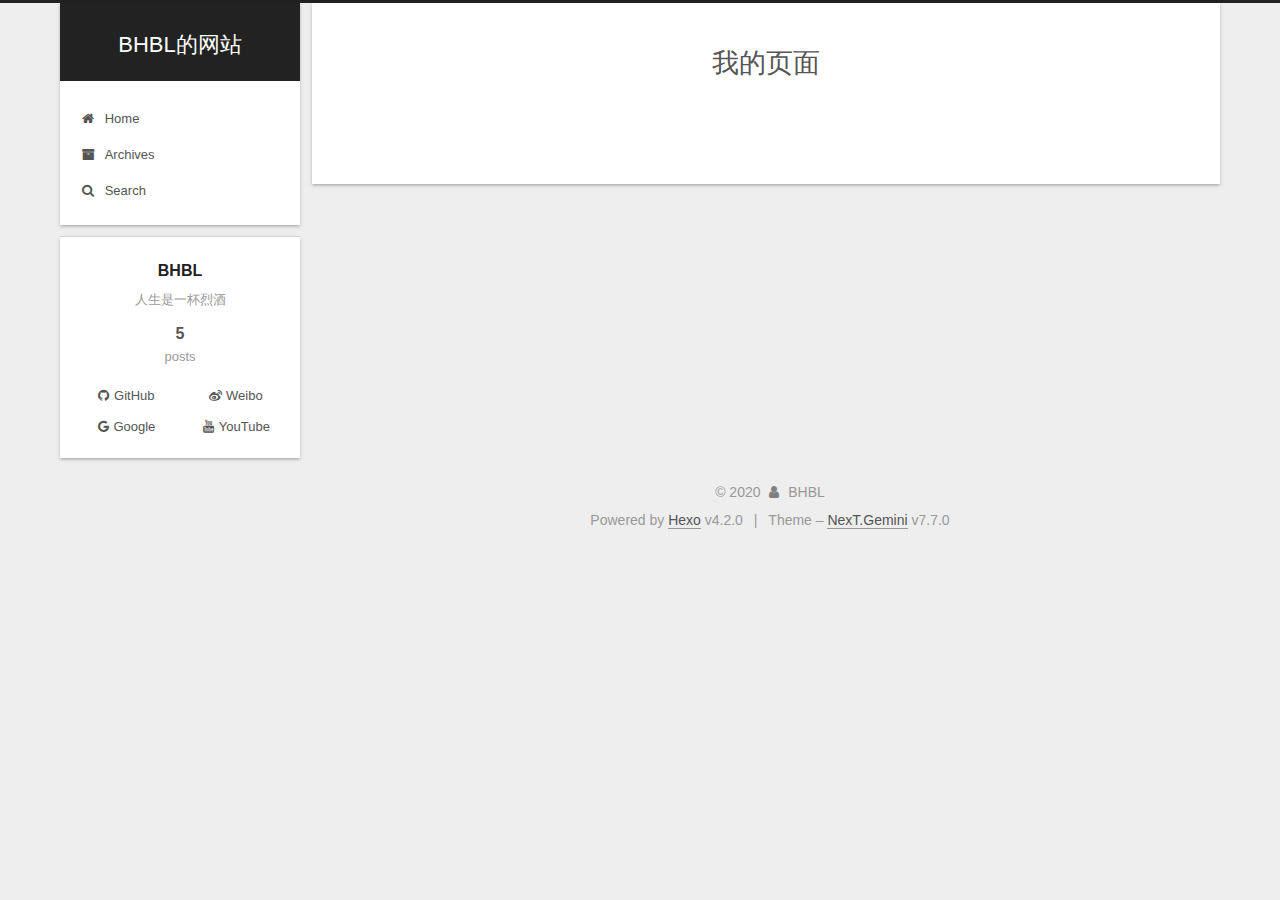
<file: 我的页面/index.html>
<!DOCTYPE html>
<html lang="zh-Hans">
<head>
  <meta charset="UTF-8">
<meta name="viewport" content="width=device-width, initial-scale=1, maximum-scale=2">
<meta name="theme-color" content="#222">
<meta name="generator" content="Hexo 4.2.0">
  <link rel="apple-touch-icon" sizes="180x180" href="/images/apple-touch-icon-next.png">
  <link rel="icon" type="image/png" sizes="32x32" href="/images/favicon-32x32-next.png">
  <link rel="icon" type="image/png" sizes="16x16" href="/images/favicon-16x16-next.png">
  <link rel="mask-icon" href="/images/logo.svg" color="#222">

<link rel="stylesheet" href="/css/main.css">


<link rel="stylesheet" href="/lib/font-awesome/css/font-awesome.min.css">


<script id="hexo-configurations">
  var NexT = window.NexT || {};
  var CONFIG = {
    hostname: new URL('http://www.whbhbl.top').hostname,
    root: '/',
    scheme: 'Gemini',
    version: '7.7.0',
    exturl: false,
    sidebar: {"position":"left","display":"hide","padding":18,"offset":12,"onmobile":false},
    copycode: {"enable":false,"show_result":false,"style":null},
    back2top: {"enable":true,"sidebar":false,"scrollpercent":false},
    bookmark: {"enable":false,"color":"#222","save":"auto"},
    fancybox: false,
    mediumzoom: false,
    lazyload: false,
    pangu: false,
    comments: {"style":"tabs","active":null,"storage":true,"lazyload":false,"nav":null},
    algolia: {
      appID: '',
      apiKey: '',
      indexName: '',
      hits: {"per_page":10},
      labels: {"input_placeholder":"Search for Posts","hits_empty":"We didn't find any results for the search: ${query}","hits_stats":"${hits} results found in ${time} ms"}
    },
    localsearch: {"enable":true,"trigger":"auto","top_n_per_article":1,"unescape":false,"preload":false},
    path: 'search.xml',
    motion: {"enable":false,"async":false,"transition":{"post_block":"fadeIn","post_header":"slideDownIn","post_body":"slideDownIn","coll_header":"slideLeftIn","sidebar":"slideUpIn"}}
  };
</script>

  <meta name="description" content="人生是一杯烈酒">
<meta property="og:type" content="website">
<meta property="og:title" content="我的页面">
<meta property="og:url" content="http://www.whbhbl.top/%E6%88%91%E7%9A%84%E9%A1%B5%E9%9D%A2/index.html">
<meta property="og:site_name" content="BHBL的网站">
<meta property="og:description" content="人生是一杯烈酒">
<meta property="article:published_time" content="2020-01-27T06:31:53.000Z">
<meta property="article:modified_time" content="2020-01-27T06:31:53.000Z">
<meta property="article:author" content="BHBL">
<meta name="twitter:card" content="summary">

<link rel="canonical" href="http://www.whbhbl.top/%E6%88%91%E7%9A%84%E9%A1%B5%E9%9D%A2/">


<script id="page-configurations">
  // https://hexo.io/docs/variables.html
  CONFIG.page = {
    sidebar: "",
    isHome: false,
    isPost: false
  };
</script>

  <title>我的页面 | BHBL的网站
  </title>
  






  <noscript>
  <style>
  .use-motion .brand,
  .use-motion .menu-item,
  .sidebar-inner,
  .use-motion .post-block,
  .use-motion .pagination,
  .use-motion .comments,
  .use-motion .post-header,
  .use-motion .post-body,
  .use-motion .collection-header { opacity: initial; }

  .use-motion .site-title,
  .use-motion .site-subtitle {
    opacity: initial;
    top: initial;
  }

  .use-motion .logo-line-before i { left: initial; }
  .use-motion .logo-line-after i { right: initial; }
  </style>
</noscript>

</head>

<body itemscope itemtype="http://schema.org/WebPage">
  <div class="container">
    <div class="headband"></div>

    <header class="header" itemscope itemtype="http://schema.org/WPHeader">
      <div class="header-inner"><div class="site-brand-container">
  <div class="site-meta">

    <div>
      <a href="/" class="brand" rel="start">
        <span class="logo-line-before"><i></i></span>
        <span class="site-title">BHBL的网站</span>
        <span class="logo-line-after"><i></i></span>
      </a>
    </div>
  </div>

  <div class="site-nav-toggle">
    <div class="toggle" aria-label="Toggle navigation bar">
      <span class="toggle-line toggle-line-first"></span>
      <span class="toggle-line toggle-line-middle"></span>
      <span class="toggle-line toggle-line-last"></span>
    </div>
  </div>
</div>


<nav class="site-nav">
  
  <ul id="menu" class="menu">
        <li class="menu-item menu-item-home">

    <a href="/" rel="section"><i class="fa fa-fw fa-home"></i>Home</a>

  </li>
        <li class="menu-item menu-item-archives">

    <a href="/archives/" rel="section"><i class="fa fa-fw fa-archive"></i>Archives</a>

  </li>
      <li class="menu-item menu-item-search">
        <a role="button" class="popup-trigger"><i class="fa fa-search fa-fw"></i>Search
        </a>
      </li>
  </ul>

</nav>
  <div class="site-search">
    <div class="popup search-popup">
    <div class="search-header">
  <span class="search-icon">
    <i class="fa fa-search"></i>
  </span>
  <div class="search-input-container">
    <input autocomplete="off" autocorrect="off" autocapitalize="none"
           placeholder="Searching..." spellcheck="false"
           type="text" id="search-input">
  </div>
  <span class="popup-btn-close">
    <i class="fa fa-times-circle"></i>
  </span>
</div>
<div id="search-result"></div>

</div>
<div class="search-pop-overlay"></div>

  </div>
</div>
    </header>

    
  <div class="back-to-top">
    <i class="fa fa-arrow-up"></i>
    <span>0%</span>
  </div>


    <main class="main">
      <div class="main-inner">
        <div class="content-wrap">
          
  
  

          <div class="content">
            

  <div class="posts-expand">
    
    
    
    <div class="post-block" lang="zh-Hans">
      <header class="post-header">

<h1 class="post-title" itemprop="name headline">我的页面
</h1>

<div class="post-meta">
  

</div>

</header>

      
      
      
      <div class="post-body">
          
      </div>
      
      
      
    </div>
    

    
    
    
  </div>


          </div>
          

<script>
  window.addEventListener('tabs:register', () => {
    let activeClass = CONFIG.comments.activeClass;
    if (CONFIG.comments.storage) {
      activeClass = localStorage.getItem('comments_active') || activeClass;
    }
    if (activeClass) {
      let activeTab = document.querySelector(`a[href="#comment-${activeClass}"]`);
      if (activeTab) {
        activeTab.click();
      }
    }
  });
  if (CONFIG.comments.storage) {
    window.addEventListener('tabs:click', event => {
      if (!event.target.matches('.tabs-comment .tab-content .tab-pane')) return;
      let commentClass = event.target.classList[1];
      localStorage.setItem('comments_active', commentClass);
    });
  }
</script>

        </div>
          
  
  <div class="toggle sidebar-toggle">
    <span class="toggle-line toggle-line-first"></span>
    <span class="toggle-line toggle-line-middle"></span>
    <span class="toggle-line toggle-line-last"></span>
  </div>

  <aside class="sidebar">
    <div class="sidebar-inner">

      <ul class="sidebar-nav motion-element">
        <li class="sidebar-nav-toc">
          Table of Contents
        </li>
        <li class="sidebar-nav-overview">
          Overview
        </li>
      </ul>

      <!--noindex-->
      <div class="post-toc-wrap sidebar-panel">
      </div>
      <!--/noindex-->

      <div class="site-overview-wrap sidebar-panel">
        <div class="site-author motion-element" itemprop="author" itemscope itemtype="http://schema.org/Person">
  <p class="site-author-name" itemprop="name">BHBL</p>
  <div class="site-description" itemprop="description">人生是一杯烈酒</div>
</div>
<div class="site-state-wrap motion-element">
  <nav class="site-state">
      <div class="site-state-item site-state-posts">
          <a href="/archives/">
        
          <span class="site-state-item-count">5</span>
          <span class="site-state-item-name">posts</span>
        </a>
      </div>
  </nav>
</div>
  <div class="links-of-author motion-element">
      <span class="links-of-author-item">
        <a href="https://github.com/yourname" title="GitHub → https:&#x2F;&#x2F;github.com&#x2F;yourname" rel="noopener" target="_blank"><i class="fa fa-fw fa-github"></i>GitHub</a>
      </span>
      <span class="links-of-author-item">
        <a href="https://weibo.com/yourname" title="Weibo → https:&#x2F;&#x2F;weibo.com&#x2F;yourname" rel="noopener" target="_blank"><i class="fa fa-fw fa-weibo"></i>Weibo</a>
      </span>
      <span class="links-of-author-item">
        <a href="https://plus.google.com/yourname" title="Google → https:&#x2F;&#x2F;plus.google.com&#x2F;yourname" rel="noopener" target="_blank"><i class="fa fa-fw fa-google"></i>Google</a>
      </span>
      <span class="links-of-author-item">
        <a href="https://youtube.com/yourname" title="YouTube → https:&#x2F;&#x2F;youtube.com&#x2F;yourname" rel="noopener" target="_blank"><i class="fa fa-fw fa-youtube"></i>YouTube</a>
      </span>
  </div>



      </div>

    </div>
  </aside>
  <div id="sidebar-dimmer"></div>


      </div>
    </main>

    <footer class="footer">
      <div class="footer-inner">
        

<div class="copyright">
  
  &copy; 
  <span itemprop="copyrightYear">2020</span>
  <span class="with-love">
    <i class="fa fa-user"></i>
  </span>
  <span class="author" itemprop="copyrightHolder">BHBL</span>
</div>
  <div class="powered-by">Powered by <a href="https://hexo.io/" class="theme-link" rel="noopener" target="_blank">Hexo</a> v4.2.0
  </div>
  <span class="post-meta-divider">|</span>
  <div class="theme-info">Theme – <a href="https://theme-next.org/" class="theme-link" rel="noopener" target="_blank">NexT.Gemini</a> v7.7.0
  </div>

        








      </div>
    </footer>
  </div>

  
  <script src="/lib/anime.min.js"></script>

<script src="/js/utils.js"></script>


<script src="/js/schemes/pisces.js"></script>


<script src="/js/next-boot.js"></script>




  




  
<script src="/js/local-search.js"></script>













  

  

</body>
</html>
</file>
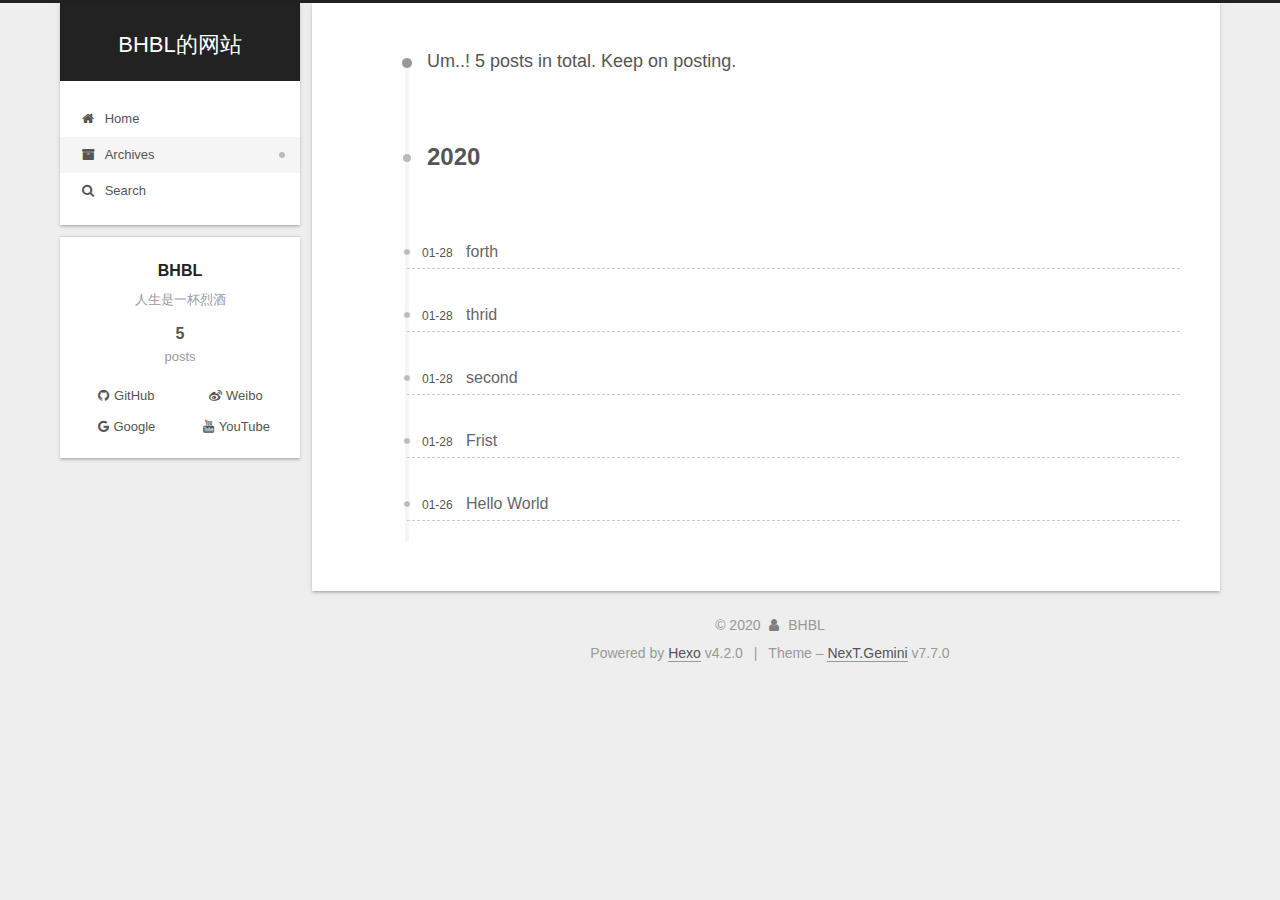
<file: archives/2020/index.html>
<!DOCTYPE html>
<html lang="zh-Hans">
<head>
  <meta charset="UTF-8">
<meta name="viewport" content="width=device-width, initial-scale=1, maximum-scale=2">
<meta name="theme-color" content="#222">
<meta name="generator" content="Hexo 4.2.0">
  <link rel="apple-touch-icon" sizes="180x180" href="/images/apple-touch-icon-next.png">
  <link rel="icon" type="image/png" sizes="32x32" href="/images/favicon-32x32-next.png">
  <link rel="icon" type="image/png" sizes="16x16" href="/images/favicon-16x16-next.png">
  <link rel="mask-icon" href="/images/logo.svg" color="#222">

<link rel="stylesheet" href="/css/main.css">


<link rel="stylesheet" href="/lib/font-awesome/css/font-awesome.min.css">


<script id="hexo-configurations">
  var NexT = window.NexT || {};
  var CONFIG = {
    hostname: new URL('http://www.whbhbl.top').hostname,
    root: '/',
    scheme: 'Gemini',
    version: '7.7.0',
    exturl: false,
    sidebar: {"position":"left","display":"hide","padding":18,"offset":12,"onmobile":false},
    copycode: {"enable":false,"show_result":false,"style":null},
    back2top: {"enable":true,"sidebar":false,"scrollpercent":false},
    bookmark: {"enable":false,"color":"#222","save":"auto"},
    fancybox: false,
    mediumzoom: false,
    lazyload: false,
    pangu: false,
    comments: {"style":"tabs","active":null,"storage":true,"lazyload":false,"nav":null},
    algolia: {
      appID: '',
      apiKey: '',
      indexName: '',
      hits: {"per_page":10},
      labels: {"input_placeholder":"Search for Posts","hits_empty":"We didn't find any results for the search: ${query}","hits_stats":"${hits} results found in ${time} ms"}
    },
    localsearch: {"enable":true,"trigger":"auto","top_n_per_article":1,"unescape":false,"preload":false},
    path: 'search.xml',
    motion: {"enable":false,"async":false,"transition":{"post_block":"fadeIn","post_header":"slideDownIn","post_body":"slideDownIn","coll_header":"slideLeftIn","sidebar":"slideUpIn"}}
  };
</script>

  <meta name="description" content="人生是一杯烈酒">
<meta property="og:type" content="website">
<meta property="og:title" content="BHBL的网站">
<meta property="og:url" content="http://www.whbhbl.top/archives/2020/index.html">
<meta property="og:site_name" content="BHBL的网站">
<meta property="og:description" content="人生是一杯烈酒">
<meta property="article:author" content="BHBL">
<meta name="twitter:card" content="summary">

<link rel="canonical" href="http://www.whbhbl.top/archives/2020/">


<script id="page-configurations">
  // https://hexo.io/docs/variables.html
  CONFIG.page = {
    sidebar: "",
    isHome: false,
    isPost: false
  };
</script>

  <title>Archive | BHBL的网站</title>
  






  <noscript>
  <style>
  .use-motion .brand,
  .use-motion .menu-item,
  .sidebar-inner,
  .use-motion .post-block,
  .use-motion .pagination,
  .use-motion .comments,
  .use-motion .post-header,
  .use-motion .post-body,
  .use-motion .collection-header { opacity: initial; }

  .use-motion .site-title,
  .use-motion .site-subtitle {
    opacity: initial;
    top: initial;
  }

  .use-motion .logo-line-before i { left: initial; }
  .use-motion .logo-line-after i { right: initial; }
  </style>
</noscript>

</head>

<body itemscope itemtype="http://schema.org/WebPage">
  <div class="container">
    <div class="headband"></div>

    <header class="header" itemscope itemtype="http://schema.org/WPHeader">
      <div class="header-inner"><div class="site-brand-container">
  <div class="site-meta">

    <div>
      <a href="/" class="brand" rel="start">
        <span class="logo-line-before"><i></i></span>
        <span class="site-title">BHBL的网站</span>
        <span class="logo-line-after"><i></i></span>
      </a>
    </div>
  </div>

  <div class="site-nav-toggle">
    <div class="toggle" aria-label="Toggle navigation bar">
      <span class="toggle-line toggle-line-first"></span>
      <span class="toggle-line toggle-line-middle"></span>
      <span class="toggle-line toggle-line-last"></span>
    </div>
  </div>
</div>


<nav class="site-nav">
  
  <ul id="menu" class="menu">
        <li class="menu-item menu-item-home">

    <a href="/" rel="section"><i class="fa fa-fw fa-home"></i>Home</a>

  </li>
        <li class="menu-item menu-item-archives">

    <a href="/archives/" rel="section"><i class="fa fa-fw fa-archive"></i>Archives</a>

  </li>
      <li class="menu-item menu-item-search">
        <a role="button" class="popup-trigger"><i class="fa fa-search fa-fw"></i>Search
        </a>
      </li>
  </ul>

</nav>
  <div class="site-search">
    <div class="popup search-popup">
    <div class="search-header">
  <span class="search-icon">
    <i class="fa fa-search"></i>
  </span>
  <div class="search-input-container">
    <input autocomplete="off" autocorrect="off" autocapitalize="none"
           placeholder="Searching..." spellcheck="false"
           type="text" id="search-input">
  </div>
  <span class="popup-btn-close">
    <i class="fa fa-times-circle"></i>
  </span>
</div>
<div id="search-result"></div>

</div>
<div class="search-pop-overlay"></div>

  </div>
</div>
    </header>

    
  <div class="back-to-top">
    <i class="fa fa-arrow-up"></i>
    <span>0%</span>
  </div>


    <main class="main">
      <div class="main-inner">
        <div class="content-wrap">
          

          <div class="content">
            

  
  
  
  <div class="post-block">
    <div class="posts-collapse">
      <div class="collection-title">
        <span class="collection-header">Um..! 5 posts in total. Keep on posting.</span>
      </div>

      
    <div class="collection-year">
      <h1 class="collection-header">2020</h1>
    </div>

  <article itemscope itemtype="http://schema.org/Article">
    <header class="post-header">

      <div class="post-meta">
        <time itemprop="dateCreated"
              datetime="2020-01-28T22:16:31+08:00"
              content="2020-01-28">
          01-28
        </time>
      </div>

      <h2 class="post-title">
          <a class="post-title-link" href="/2020/01/28/forth/" itemprop="url">
            <span itemprop="name">forth</span>
          </a>
      </h2>

    </header>
  </article>

  <article itemscope itemtype="http://schema.org/Article">
    <header class="post-header">

      <div class="post-meta">
        <time itemprop="dateCreated"
              datetime="2020-01-28T22:01:08+08:00"
              content="2020-01-28">
          01-28
        </time>
      </div>

      <h2 class="post-title">
          <a class="post-title-link" href="/2020/01/28/thrid/" itemprop="url">
            <span itemprop="name">thrid</span>
          </a>
      </h2>

    </header>
  </article>

  <article itemscope itemtype="http://schema.org/Article">
    <header class="post-header">

      <div class="post-meta">
        <time itemprop="dateCreated"
              datetime="2020-01-28T21:08:13+08:00"
              content="2020-01-28">
          01-28
        </time>
      </div>

      <h2 class="post-title">
          <a class="post-title-link" href="/2020/01/28/second/" itemprop="url">
            <span itemprop="name">second</span>
          </a>
      </h2>

    </header>
  </article>

  <article itemscope itemtype="http://schema.org/Article">
    <header class="post-header">

      <div class="post-meta">
        <time itemprop="dateCreated"
              datetime="2020-01-28T20:09:05+08:00"
              content="2020-01-28">
          01-28
        </time>
      </div>

      <h2 class="post-title">
          <a class="post-title-link" href="/2020/01/28/Frist/" itemprop="url">
            <span itemprop="name">Frist</span>
          </a>
      </h2>

    </header>
  </article>

  <article itemscope itemtype="http://schema.org/Article">
    <header class="post-header">

      <div class="post-meta">
        <time itemprop="dateCreated"
              datetime="2020-01-26T13:30:39+08:00"
              content="2020-01-26">
          01-26
        </time>
      </div>

      <h2 class="post-title">
          <a class="post-title-link" href="/2020/01/26/hello-world/" itemprop="url">
            <span itemprop="name">Hello World</span>
          </a>
      </h2>

    </header>
  </article>


    </div>
  </div>
  
  
  

  



          </div>
          

<script>
  window.addEventListener('tabs:register', () => {
    let activeClass = CONFIG.comments.activeClass;
    if (CONFIG.comments.storage) {
      activeClass = localStorage.getItem('comments_active') || activeClass;
    }
    if (activeClass) {
      let activeTab = document.querySelector(`a[href="#comment-${activeClass}"]`);
      if (activeTab) {
        activeTab.click();
      }
    }
  });
  if (CONFIG.comments.storage) {
    window.addEventListener('tabs:click', event => {
      if (!event.target.matches('.tabs-comment .tab-content .tab-pane')) return;
      let commentClass = event.target.classList[1];
      localStorage.setItem('comments_active', commentClass);
    });
  }
</script>

        </div>
          
  
  <div class="toggle sidebar-toggle">
    <span class="toggle-line toggle-line-first"></span>
    <span class="toggle-line toggle-line-middle"></span>
    <span class="toggle-line toggle-line-last"></span>
  </div>

  <aside class="sidebar">
    <div class="sidebar-inner">

      <ul class="sidebar-nav motion-element">
        <li class="sidebar-nav-toc">
          Table of Contents
        </li>
        <li class="sidebar-nav-overview">
          Overview
        </li>
      </ul>

      <!--noindex-->
      <div class="post-toc-wrap sidebar-panel">
      </div>
      <!--/noindex-->

      <div class="site-overview-wrap sidebar-panel">
        <div class="site-author motion-element" itemprop="author" itemscope itemtype="http://schema.org/Person">
  <p class="site-author-name" itemprop="name">BHBL</p>
  <div class="site-description" itemprop="description">人生是一杯烈酒</div>
</div>
<div class="site-state-wrap motion-element">
  <nav class="site-state">
      <div class="site-state-item site-state-posts">
          <a href="/archives/">
        
          <span class="site-state-item-count">5</span>
          <span class="site-state-item-name">posts</span>
        </a>
      </div>
  </nav>
</div>
  <div class="links-of-author motion-element">
      <span class="links-of-author-item">
        <a href="https://github.com/yourname" title="GitHub → https:&#x2F;&#x2F;github.com&#x2F;yourname" rel="noopener" target="_blank"><i class="fa fa-fw fa-github"></i>GitHub</a>
      </span>
      <span class="links-of-author-item">
        <a href="https://weibo.com/yourname" title="Weibo → https:&#x2F;&#x2F;weibo.com&#x2F;yourname" rel="noopener" target="_blank"><i class="fa fa-fw fa-weibo"></i>Weibo</a>
      </span>
      <span class="links-of-author-item">
        <a href="https://plus.google.com/yourname" title="Google → https:&#x2F;&#x2F;plus.google.com&#x2F;yourname" rel="noopener" target="_blank"><i class="fa fa-fw fa-google"></i>Google</a>
      </span>
      <span class="links-of-author-item">
        <a href="https://youtube.com/yourname" title="YouTube → https:&#x2F;&#x2F;youtube.com&#x2F;yourname" rel="noopener" target="_blank"><i class="fa fa-fw fa-youtube"></i>YouTube</a>
      </span>
  </div>



      </div>

    </div>
  </aside>
  <div id="sidebar-dimmer"></div>


      </div>
    </main>

    <footer class="footer">
      <div class="footer-inner">
        

<div class="copyright">
  
  &copy; 
  <span itemprop="copyrightYear">2020</span>
  <span class="with-love">
    <i class="fa fa-user"></i>
  </span>
  <span class="author" itemprop="copyrightHolder">BHBL</span>
</div>
  <div class="powered-by">Powered by <a href="https://hexo.io/" class="theme-link" rel="noopener" target="_blank">Hexo</a> v4.2.0
  </div>
  <span class="post-meta-divider">|</span>
  <div class="theme-info">Theme – <a href="https://theme-next.org/" class="theme-link" rel="noopener" target="_blank">NexT.Gemini</a> v7.7.0
  </div>

        








      </div>
    </footer>
  </div>

  
  <script src="/lib/anime.min.js"></script>

<script src="/js/utils.js"></script>


<script src="/js/schemes/pisces.js"></script>


<script src="/js/next-boot.js"></script>




  




  
<script src="/js/local-search.js"></script>













  

  

</body>
</html>
</file>
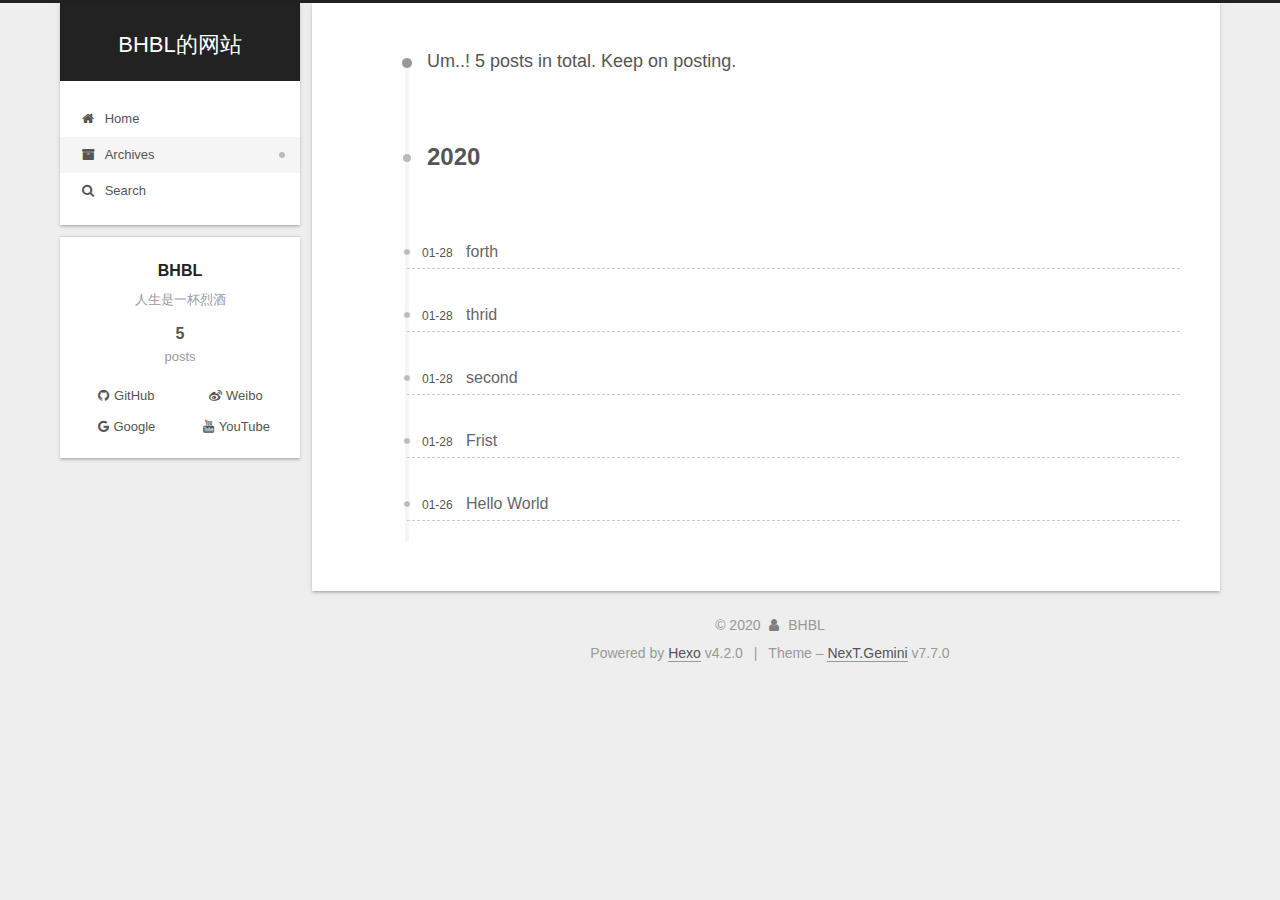
<file: archives/2020/01/index.html>
<!DOCTYPE html>
<html lang="zh-Hans">
<head>
  <meta charset="UTF-8">
<meta name="viewport" content="width=device-width, initial-scale=1, maximum-scale=2">
<meta name="theme-color" content="#222">
<meta name="generator" content="Hexo 4.2.0">
  <link rel="apple-touch-icon" sizes="180x180" href="/images/apple-touch-icon-next.png">
  <link rel="icon" type="image/png" sizes="32x32" href="/images/favicon-32x32-next.png">
  <link rel="icon" type="image/png" sizes="16x16" href="/images/favicon-16x16-next.png">
  <link rel="mask-icon" href="/images/logo.svg" color="#222">

<link rel="stylesheet" href="/css/main.css">


<link rel="stylesheet" href="/lib/font-awesome/css/font-awesome.min.css">


<script id="hexo-configurations">
  var NexT = window.NexT || {};
  var CONFIG = {
    hostname: new URL('http://www.whbhbl.top').hostname,
    root: '/',
    scheme: 'Gemini',
    version: '7.7.0',
    exturl: false,
    sidebar: {"position":"left","display":"hide","padding":18,"offset":12,"onmobile":false},
    copycode: {"enable":false,"show_result":false,"style":null},
    back2top: {"enable":true,"sidebar":false,"scrollpercent":false},
    bookmark: {"enable":false,"color":"#222","save":"auto"},
    fancybox: false,
    mediumzoom: false,
    lazyload: false,
    pangu: false,
    comments: {"style":"tabs","active":null,"storage":true,"lazyload":false,"nav":null},
    algolia: {
      appID: '',
      apiKey: '',
      indexName: '',
      hits: {"per_page":10},
      labels: {"input_placeholder":"Search for Posts","hits_empty":"We didn't find any results for the search: ${query}","hits_stats":"${hits} results found in ${time} ms"}
    },
    localsearch: {"enable":true,"trigger":"auto","top_n_per_article":1,"unescape":false,"preload":false},
    path: 'search.xml',
    motion: {"enable":false,"async":false,"transition":{"post_block":"fadeIn","post_header":"slideDownIn","post_body":"slideDownIn","coll_header":"slideLeftIn","sidebar":"slideUpIn"}}
  };
</script>

  <meta name="description" content="人生是一杯烈酒">
<meta property="og:type" content="website">
<meta property="og:title" content="BHBL的网站">
<meta property="og:url" content="http://www.whbhbl.top/archives/2020/01/index.html">
<meta property="og:site_name" content="BHBL的网站">
<meta property="og:description" content="人生是一杯烈酒">
<meta property="article:author" content="BHBL">
<meta name="twitter:card" content="summary">

<link rel="canonical" href="http://www.whbhbl.top/archives/2020/01/">


<script id="page-configurations">
  // https://hexo.io/docs/variables.html
  CONFIG.page = {
    sidebar: "",
    isHome: false,
    isPost: false
  };
</script>

  <title>Archive | BHBL的网站</title>
  






  <noscript>
  <style>
  .use-motion .brand,
  .use-motion .menu-item,
  .sidebar-inner,
  .use-motion .post-block,
  .use-motion .pagination,
  .use-motion .comments,
  .use-motion .post-header,
  .use-motion .post-body,
  .use-motion .collection-header { opacity: initial; }

  .use-motion .site-title,
  .use-motion .site-subtitle {
    opacity: initial;
    top: initial;
  }

  .use-motion .logo-line-before i { left: initial; }
  .use-motion .logo-line-after i { right: initial; }
  </style>
</noscript>

</head>

<body itemscope itemtype="http://schema.org/WebPage">
  <div class="container">
    <div class="headband"></div>

    <header class="header" itemscope itemtype="http://schema.org/WPHeader">
      <div class="header-inner"><div class="site-brand-container">
  <div class="site-meta">

    <div>
      <a href="/" class="brand" rel="start">
        <span class="logo-line-before"><i></i></span>
        <span class="site-title">BHBL的网站</span>
        <span class="logo-line-after"><i></i></span>
      </a>
    </div>
  </div>

  <div class="site-nav-toggle">
    <div class="toggle" aria-label="Toggle navigation bar">
      <span class="toggle-line toggle-line-first"></span>
      <span class="toggle-line toggle-line-middle"></span>
      <span class="toggle-line toggle-line-last"></span>
    </div>
  </div>
</div>


<nav class="site-nav">
  
  <ul id="menu" class="menu">
        <li class="menu-item menu-item-home">

    <a href="/" rel="section"><i class="fa fa-fw fa-home"></i>Home</a>

  </li>
        <li class="menu-item menu-item-archives">

    <a href="/archives/" rel="section"><i class="fa fa-fw fa-archive"></i>Archives</a>

  </li>
      <li class="menu-item menu-item-search">
        <a role="button" class="popup-trigger"><i class="fa fa-search fa-fw"></i>Search
        </a>
      </li>
  </ul>

</nav>
  <div class="site-search">
    <div class="popup search-popup">
    <div class="search-header">
  <span class="search-icon">
    <i class="fa fa-search"></i>
  </span>
  <div class="search-input-container">
    <input autocomplete="off" autocorrect="off" autocapitalize="none"
           placeholder="Searching..." spellcheck="false"
           type="text" id="search-input">
  </div>
  <span class="popup-btn-close">
    <i class="fa fa-times-circle"></i>
  </span>
</div>
<div id="search-result"></div>

</div>
<div class="search-pop-overlay"></div>

  </div>
</div>
    </header>

    
  <div class="back-to-top">
    <i class="fa fa-arrow-up"></i>
    <span>0%</span>
  </div>


    <main class="main">
      <div class="main-inner">
        <div class="content-wrap">
          

          <div class="content">
            

  
  
  
  <div class="post-block">
    <div class="posts-collapse">
      <div class="collection-title">
        <span class="collection-header">Um..! 5 posts in total. Keep on posting.</span>
      </div>

      
    <div class="collection-year">
      <h1 class="collection-header">2020</h1>
    </div>

  <article itemscope itemtype="http://schema.org/Article">
    <header class="post-header">

      <div class="post-meta">
        <time itemprop="dateCreated"
              datetime="2020-01-28T22:16:31+08:00"
              content="2020-01-28">
          01-28
        </time>
      </div>

      <h2 class="post-title">
          <a class="post-title-link" href="/2020/01/28/forth/" itemprop="url">
            <span itemprop="name">forth</span>
          </a>
      </h2>

    </header>
  </article>

  <article itemscope itemtype="http://schema.org/Article">
    <header class="post-header">

      <div class="post-meta">
        <time itemprop="dateCreated"
              datetime="2020-01-28T22:01:08+08:00"
              content="2020-01-28">
          01-28
        </time>
      </div>

      <h2 class="post-title">
          <a class="post-title-link" href="/2020/01/28/thrid/" itemprop="url">
            <span itemprop="name">thrid</span>
          </a>
      </h2>

    </header>
  </article>

  <article itemscope itemtype="http://schema.org/Article">
    <header class="post-header">

      <div class="post-meta">
        <time itemprop="dateCreated"
              datetime="2020-01-28T21:08:13+08:00"
              content="2020-01-28">
          01-28
        </time>
      </div>

      <h2 class="post-title">
          <a class="post-title-link" href="/2020/01/28/second/" itemprop="url">
            <span itemprop="name">second</span>
          </a>
      </h2>

    </header>
  </article>

  <article itemscope itemtype="http://schema.org/Article">
    <header class="post-header">

      <div class="post-meta">
        <time itemprop="dateCreated"
              datetime="2020-01-28T20:09:05+08:00"
              content="2020-01-28">
          01-28
        </time>
      </div>

      <h2 class="post-title">
          <a class="post-title-link" href="/2020/01/28/Frist/" itemprop="url">
            <span itemprop="name">Frist</span>
          </a>
      </h2>

    </header>
  </article>

  <article itemscope itemtype="http://schema.org/Article">
    <header class="post-header">

      <div class="post-meta">
        <time itemprop="dateCreated"
              datetime="2020-01-26T13:30:39+08:00"
              content="2020-01-26">
          01-26
        </time>
      </div>

      <h2 class="post-title">
          <a class="post-title-link" href="/2020/01/26/hello-world/" itemprop="url">
            <span itemprop="name">Hello World</span>
          </a>
      </h2>

    </header>
  </article>


    </div>
  </div>
  
  
  

  



          </div>
          

<script>
  window.addEventListener('tabs:register', () => {
    let activeClass = CONFIG.comments.activeClass;
    if (CONFIG.comments.storage) {
      activeClass = localStorage.getItem('comments_active') || activeClass;
    }
    if (activeClass) {
      let activeTab = document.querySelector(`a[href="#comment-${activeClass}"]`);
      if (activeTab) {
        activeTab.click();
      }
    }
  });
  if (CONFIG.comments.storage) {
    window.addEventListener('tabs:click', event => {
      if (!event.target.matches('.tabs-comment .tab-content .tab-pane')) return;
      let commentClass = event.target.classList[1];
      localStorage.setItem('comments_active', commentClass);
    });
  }
</script>

        </div>
          
  
  <div class="toggle sidebar-toggle">
    <span class="toggle-line toggle-line-first"></span>
    <span class="toggle-line toggle-line-middle"></span>
    <span class="toggle-line toggle-line-last"></span>
  </div>

  <aside class="sidebar">
    <div class="sidebar-inner">

      <ul class="sidebar-nav motion-element">
        <li class="sidebar-nav-toc">
          Table of Contents
        </li>
        <li class="sidebar-nav-overview">
          Overview
        </li>
      </ul>

      <!--noindex-->
      <div class="post-toc-wrap sidebar-panel">
      </div>
      <!--/noindex-->

      <div class="site-overview-wrap sidebar-panel">
        <div class="site-author motion-element" itemprop="author" itemscope itemtype="http://schema.org/Person">
  <p class="site-author-name" itemprop="name">BHBL</p>
  <div class="site-description" itemprop="description">人生是一杯烈酒</div>
</div>
<div class="site-state-wrap motion-element">
  <nav class="site-state">
      <div class="site-state-item site-state-posts">
          <a href="/archives/">
        
          <span class="site-state-item-count">5</span>
          <span class="site-state-item-name">posts</span>
        </a>
      </div>
  </nav>
</div>
  <div class="links-of-author motion-element">
      <span class="links-of-author-item">
        <a href="https://github.com/yourname" title="GitHub → https:&#x2F;&#x2F;github.com&#x2F;yourname" rel="noopener" target="_blank"><i class="fa fa-fw fa-github"></i>GitHub</a>
      </span>
      <span class="links-of-author-item">
        <a href="https://weibo.com/yourname" title="Weibo → https:&#x2F;&#x2F;weibo.com&#x2F;yourname" rel="noopener" target="_blank"><i class="fa fa-fw fa-weibo"></i>Weibo</a>
      </span>
      <span class="links-of-author-item">
        <a href="https://plus.google.com/yourname" title="Google → https:&#x2F;&#x2F;plus.google.com&#x2F;yourname" rel="noopener" target="_blank"><i class="fa fa-fw fa-google"></i>Google</a>
      </span>
      <span class="links-of-author-item">
        <a href="https://youtube.com/yourname" title="YouTube → https:&#x2F;&#x2F;youtube.com&#x2F;yourname" rel="noopener" target="_blank"><i class="fa fa-fw fa-youtube"></i>YouTube</a>
      </span>
  </div>



      </div>

    </div>
  </aside>
  <div id="sidebar-dimmer"></div>


      </div>
    </main>

    <footer class="footer">
      <div class="footer-inner">
        

<div class="copyright">
  
  &copy; 
  <span itemprop="copyrightYear">2020</span>
  <span class="with-love">
    <i class="fa fa-user"></i>
  </span>
  <span class="author" itemprop="copyrightHolder">BHBL</span>
</div>
  <div class="powered-by">Powered by <a href="https://hexo.io/" class="theme-link" rel="noopener" target="_blank">Hexo</a> v4.2.0
  </div>
  <span class="post-meta-divider">|</span>
  <div class="theme-info">Theme – <a href="https://theme-next.org/" class="theme-link" rel="noopener" target="_blank">NexT.Gemini</a> v7.7.0
  </div>

        








      </div>
    </footer>
  </div>

  
  <script src="/lib/anime.min.js"></script>

<script src="/js/utils.js"></script>


<script src="/js/schemes/pisces.js"></script>


<script src="/js/next-boot.js"></script>




  




  
<script src="/js/local-search.js"></script>













  

  

</body>
</html>
</file>
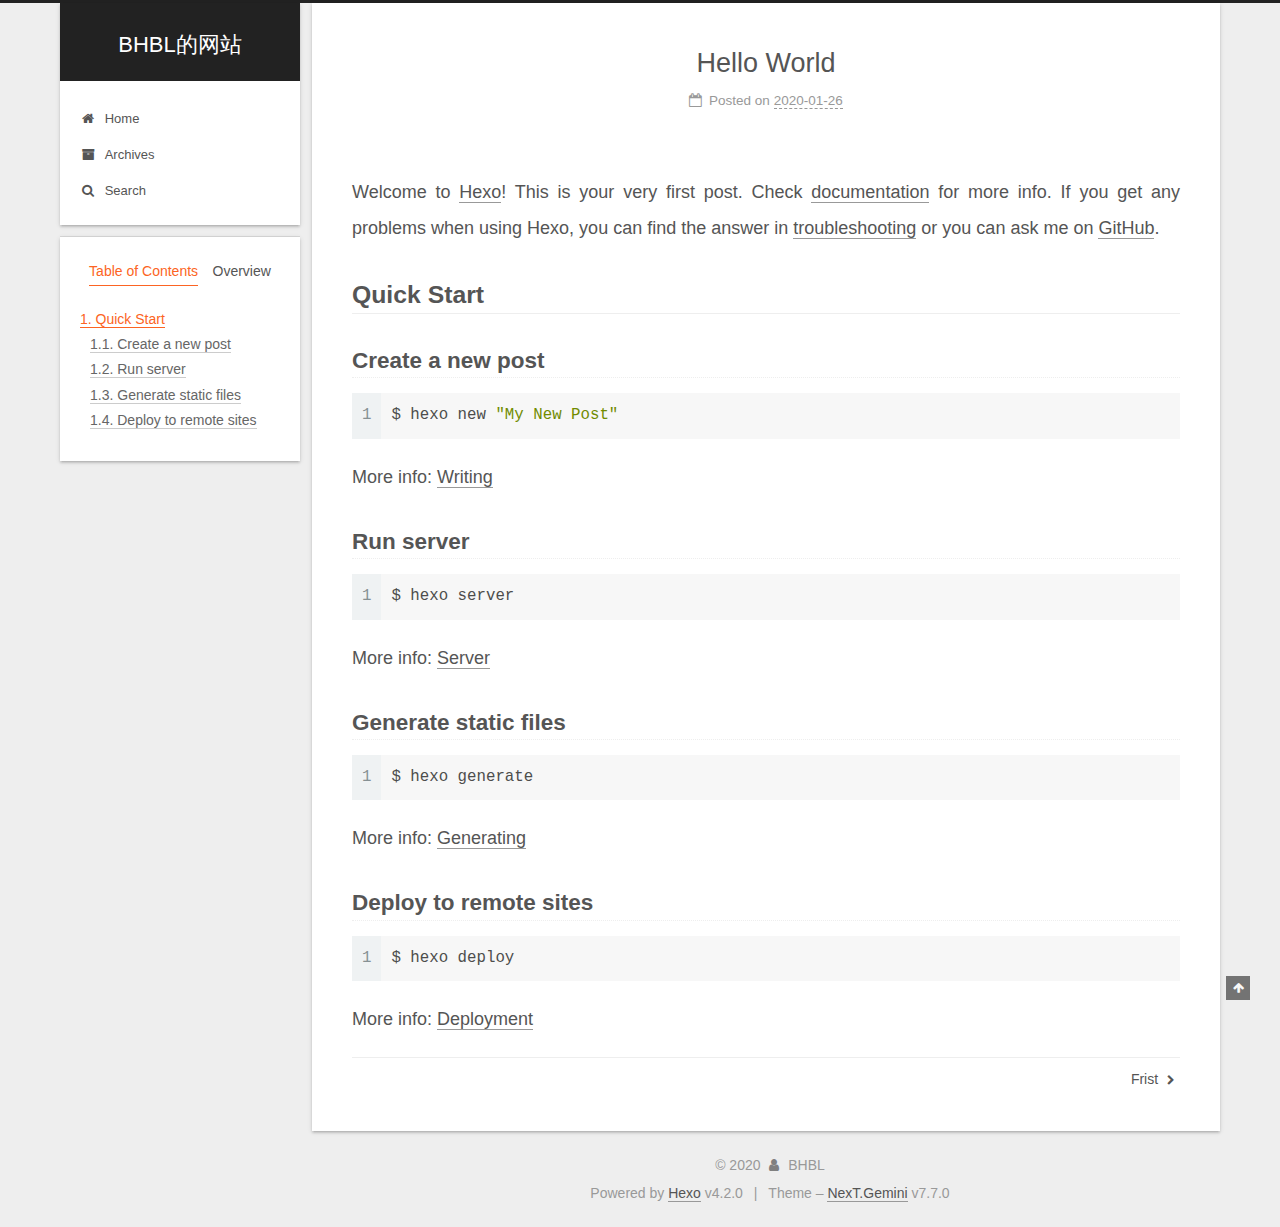
<file: 2020/01/26/hello-world/index.html>
<!DOCTYPE html>
<html lang="zh-Hans">
<head>
  <meta charset="UTF-8">
<meta name="viewport" content="width=device-width, initial-scale=1, maximum-scale=2">
<meta name="theme-color" content="#222">
<meta name="generator" content="Hexo 4.2.0">
  <link rel="apple-touch-icon" sizes="180x180" href="/images/apple-touch-icon-next.png">
  <link rel="icon" type="image/png" sizes="32x32" href="/images/favicon-32x32-next.png">
  <link rel="icon" type="image/png" sizes="16x16" href="/images/favicon-16x16-next.png">
  <link rel="mask-icon" href="/images/logo.svg" color="#222">

<link rel="stylesheet" href="/css/main.css">


<link rel="stylesheet" href="/lib/font-awesome/css/font-awesome.min.css">


<script id="hexo-configurations">
  var NexT = window.NexT || {};
  var CONFIG = {
    hostname: new URL('http://www.whbhbl.top').hostname,
    root: '/',
    scheme: 'Gemini',
    version: '7.7.0',
    exturl: false,
    sidebar: {"position":"left","display":"hide","padding":18,"offset":12,"onmobile":false},
    copycode: {"enable":false,"show_result":false,"style":null},
    back2top: {"enable":true,"sidebar":false,"scrollpercent":false},
    bookmark: {"enable":false,"color":"#222","save":"auto"},
    fancybox: false,
    mediumzoom: false,
    lazyload: false,
    pangu: false,
    comments: {"style":"tabs","active":null,"storage":true,"lazyload":false,"nav":null},
    algolia: {
      appID: '',
      apiKey: '',
      indexName: '',
      hits: {"per_page":10},
      labels: {"input_placeholder":"Search for Posts","hits_empty":"We didn't find any results for the search: ${query}","hits_stats":"${hits} results found in ${time} ms"}
    },
    localsearch: {"enable":true,"trigger":"auto","top_n_per_article":1,"unescape":false,"preload":false},
    path: 'search.xml',
    motion: {"enable":false,"async":false,"transition":{"post_block":"fadeIn","post_header":"slideDownIn","post_body":"slideDownIn","coll_header":"slideLeftIn","sidebar":"slideUpIn"}}
  };
</script>

  <meta name="description" content="Welcome to Hexo! This is your very first post. Check documentation for more info. If you get any problems when using Hexo, you can find the answer in troubleshooting or you can ask me on GitHub. Quick">
<meta property="og:type" content="article">
<meta property="og:title" content="Hello World">
<meta property="og:url" content="http://www.whbhbl.top/2020/01/26/hello-world/index.html">
<meta property="og:site_name" content="BHBL的网站">
<meta property="og:description" content="Welcome to Hexo! This is your very first post. Check documentation for more info. If you get any problems when using Hexo, you can find the answer in troubleshooting or you can ask me on GitHub. Quick">
<meta property="article:published_time" content="2020-01-26T05:30:39.000Z">
<meta property="article:modified_time" content="2020-01-26T05:30:39.000Z">
<meta property="article:author" content="BHBL">
<meta name="twitter:card" content="summary">

<link rel="canonical" href="http://www.whbhbl.top/2020/01/26/hello-world/">


<script id="page-configurations">
  // https://hexo.io/docs/variables.html
  CONFIG.page = {
    sidebar: "",
    isHome: false,
    isPost: true
  };
</script>

  <title>Hello World | BHBL的网站</title>
  






  <noscript>
  <style>
  .use-motion .brand,
  .use-motion .menu-item,
  .sidebar-inner,
  .use-motion .post-block,
  .use-motion .pagination,
  .use-motion .comments,
  .use-motion .post-header,
  .use-motion .post-body,
  .use-motion .collection-header { opacity: initial; }

  .use-motion .site-title,
  .use-motion .site-subtitle {
    opacity: initial;
    top: initial;
  }

  .use-motion .logo-line-before i { left: initial; }
  .use-motion .logo-line-after i { right: initial; }
  </style>
</noscript>

</head>

<body itemscope itemtype="http://schema.org/WebPage">
  <div class="container">
    <div class="headband"></div>

    <header class="header" itemscope itemtype="http://schema.org/WPHeader">
      <div class="header-inner"><div class="site-brand-container">
  <div class="site-meta">

    <div>
      <a href="/" class="brand" rel="start">
        <span class="logo-line-before"><i></i></span>
        <span class="site-title">BHBL的网站</span>
        <span class="logo-line-after"><i></i></span>
      </a>
    </div>
  </div>

  <div class="site-nav-toggle">
    <div class="toggle" aria-label="Toggle navigation bar">
      <span class="toggle-line toggle-line-first"></span>
      <span class="toggle-line toggle-line-middle"></span>
      <span class="toggle-line toggle-line-last"></span>
    </div>
  </div>
</div>


<nav class="site-nav">
  
  <ul id="menu" class="menu">
        <li class="menu-item menu-item-home">

    <a href="/" rel="section"><i class="fa fa-fw fa-home"></i>Home</a>

  </li>
        <li class="menu-item menu-item-archives">

    <a href="/archives/" rel="section"><i class="fa fa-fw fa-archive"></i>Archives</a>

  </li>
      <li class="menu-item menu-item-search">
        <a role="button" class="popup-trigger"><i class="fa fa-search fa-fw"></i>Search
        </a>
      </li>
  </ul>

</nav>
  <div class="site-search">
    <div class="popup search-popup">
    <div class="search-header">
  <span class="search-icon">
    <i class="fa fa-search"></i>
  </span>
  <div class="search-input-container">
    <input autocomplete="off" autocorrect="off" autocapitalize="none"
           placeholder="Searching..." spellcheck="false"
           type="text" id="search-input">
  </div>
  <span class="popup-btn-close">
    <i class="fa fa-times-circle"></i>
  </span>
</div>
<div id="search-result"></div>

</div>
<div class="search-pop-overlay"></div>

  </div>
</div>
    </header>

    
  <div class="back-to-top">
    <i class="fa fa-arrow-up"></i>
    <span>0%</span>
  </div>


    <main class="main">
      <div class="main-inner">
        <div class="content-wrap">
          

          <div class="content">
            

  <div class="posts-expand">
      
  
  
  <article itemscope itemtype="http://schema.org/Article" class="post-block " lang="zh-Hans">
    <link itemprop="mainEntityOfPage" href="http://www.whbhbl.top/2020/01/26/hello-world/">

    <span hidden itemprop="author" itemscope itemtype="http://schema.org/Person">
      <meta itemprop="image" content="/images/avatar.gif">
      <meta itemprop="name" content="BHBL">
      <meta itemprop="description" content="人生是一杯烈酒">
    </span>

    <span hidden itemprop="publisher" itemscope itemtype="http://schema.org/Organization">
      <meta itemprop="name" content="BHBL的网站">
    </span>
      <header class="post-header">
        <h1 class="post-title" itemprop="name headline">
          Hello World
        </h1>

        <div class="post-meta">
            <span class="post-meta-item">
              <span class="post-meta-item-icon">
                <i class="fa fa-calendar-o"></i>
              </span>
              <span class="post-meta-item-text">Posted on</span>

              <time title="Created: 2020-01-26 13:30:39" itemprop="dateCreated datePublished" datetime="2020-01-26T13:30:39+08:00">2020-01-26</time>
            </span>

          

        </div>
      </header>

    
    
    
    <div class="post-body" itemprop="articleBody">

      
        <p>Welcome to <a href="https://hexo.io/" target="_blank" rel="noopener">Hexo</a>! This is your very first post. Check <a href="https://hexo.io/docs/" target="_blank" rel="noopener">documentation</a> for more info. If you get any problems when using Hexo, you can find the answer in <a href="https://hexo.io/docs/troubleshooting.html" target="_blank" rel="noopener">troubleshooting</a> or you can ask me on <a href="https://github.com/hexojs/hexo/issues" target="_blank" rel="noopener">GitHub</a>.</p>
<h2 id="Quick-Start"><a href="#Quick-Start" class="headerlink" title="Quick Start"></a>Quick Start</h2><h3 id="Create-a-new-post"><a href="#Create-a-new-post" class="headerlink" title="Create a new post"></a>Create a new post</h3><figure class="highlight bash"><table><tr><td class="gutter"><pre><span class="line">1</span><br></pre></td><td class="code"><pre><span class="line">$ hexo new <span class="string">"My New Post"</span></span><br></pre></td></tr></table></figure>

<p>More info: <a href="https://hexo.io/docs/writing.html" target="_blank" rel="noopener">Writing</a></p>
<h3 id="Run-server"><a href="#Run-server" class="headerlink" title="Run server"></a>Run server</h3><figure class="highlight bash"><table><tr><td class="gutter"><pre><span class="line">1</span><br></pre></td><td class="code"><pre><span class="line">$ hexo server</span><br></pre></td></tr></table></figure>

<p>More info: <a href="https://hexo.io/docs/server.html" target="_blank" rel="noopener">Server</a></p>
<h3 id="Generate-static-files"><a href="#Generate-static-files" class="headerlink" title="Generate static files"></a>Generate static files</h3><figure class="highlight bash"><table><tr><td class="gutter"><pre><span class="line">1</span><br></pre></td><td class="code"><pre><span class="line">$ hexo generate</span><br></pre></td></tr></table></figure>

<p>More info: <a href="https://hexo.io/docs/generating.html" target="_blank" rel="noopener">Generating</a></p>
<h3 id="Deploy-to-remote-sites"><a href="#Deploy-to-remote-sites" class="headerlink" title="Deploy to remote sites"></a>Deploy to remote sites</h3><figure class="highlight bash"><table><tr><td class="gutter"><pre><span class="line">1</span><br></pre></td><td class="code"><pre><span class="line">$ hexo deploy</span><br></pre></td></tr></table></figure>

<p>More info: <a href="https://hexo.io/docs/one-command-deployment.html" target="_blank" rel="noopener">Deployment</a></p>

    </div>

    
    
    

      <footer class="post-footer">

        


        
    <div class="post-nav">
      <div class="post-nav-item"></div>
      <div class="post-nav-item">
    <a href="/2020/01/28/Frist/" rel="next" title="Frist">
      Frist <i class="fa fa-chevron-right"></i>
    </a></div>
    </div>
      </footer>
    
  </article>
  
  
  

  </div>


          </div>
          

<script>
  window.addEventListener('tabs:register', () => {
    let activeClass = CONFIG.comments.activeClass;
    if (CONFIG.comments.storage) {
      activeClass = localStorage.getItem('comments_active') || activeClass;
    }
    if (activeClass) {
      let activeTab = document.querySelector(`a[href="#comment-${activeClass}"]`);
      if (activeTab) {
        activeTab.click();
      }
    }
  });
  if (CONFIG.comments.storage) {
    window.addEventListener('tabs:click', event => {
      if (!event.target.matches('.tabs-comment .tab-content .tab-pane')) return;
      let commentClass = event.target.classList[1];
      localStorage.setItem('comments_active', commentClass);
    });
  }
</script>

        </div>
          
  
  <div class="toggle sidebar-toggle">
    <span class="toggle-line toggle-line-first"></span>
    <span class="toggle-line toggle-line-middle"></span>
    <span class="toggle-line toggle-line-last"></span>
  </div>

  <aside class="sidebar">
    <div class="sidebar-inner">

      <ul class="sidebar-nav motion-element">
        <li class="sidebar-nav-toc">
          Table of Contents
        </li>
        <li class="sidebar-nav-overview">
          Overview
        </li>
      </ul>

      <!--noindex-->
      <div class="post-toc-wrap sidebar-panel">
          <div class="post-toc motion-element"><ol class="nav"><li class="nav-item nav-level-2"><a class="nav-link" href="#Quick-Start"><span class="nav-number">1.</span> <span class="nav-text">Quick Start</span></a><ol class="nav-child"><li class="nav-item nav-level-3"><a class="nav-link" href="#Create-a-new-post"><span class="nav-number">1.1.</span> <span class="nav-text">Create a new post</span></a></li><li class="nav-item nav-level-3"><a class="nav-link" href="#Run-server"><span class="nav-number">1.2.</span> <span class="nav-text">Run server</span></a></li><li class="nav-item nav-level-3"><a class="nav-link" href="#Generate-static-files"><span class="nav-number">1.3.</span> <span class="nav-text">Generate static files</span></a></li><li class="nav-item nav-level-3"><a class="nav-link" href="#Deploy-to-remote-sites"><span class="nav-number">1.4.</span> <span class="nav-text">Deploy to remote sites</span></a></li></ol></li></ol></div>
      </div>
      <!--/noindex-->

      <div class="site-overview-wrap sidebar-panel">
        <div class="site-author motion-element" itemprop="author" itemscope itemtype="http://schema.org/Person">
  <p class="site-author-name" itemprop="name">BHBL</p>
  <div class="site-description" itemprop="description">人生是一杯烈酒</div>
</div>
<div class="site-state-wrap motion-element">
  <nav class="site-state">
      <div class="site-state-item site-state-posts">
          <a href="/archives/">
        
          <span class="site-state-item-count">4</span>
          <span class="site-state-item-name">posts</span>
        </a>
      </div>
  </nav>
</div>
  <div class="links-of-author motion-element">
      <span class="links-of-author-item">
        <a href="https://github.com/yourname" title="GitHub → https:&#x2F;&#x2F;github.com&#x2F;yourname" rel="noopener" target="_blank"><i class="fa fa-fw fa-github"></i>GitHub</a>
      </span>
      <span class="links-of-author-item">
        <a href="https://weibo.com/yourname" title="Weibo → https:&#x2F;&#x2F;weibo.com&#x2F;yourname" rel="noopener" target="_blank"><i class="fa fa-fw fa-weibo"></i>Weibo</a>
      </span>
      <span class="links-of-author-item">
        <a href="https://plus.google.com/yourname" title="Google → https:&#x2F;&#x2F;plus.google.com&#x2F;yourname" rel="noopener" target="_blank"><i class="fa fa-fw fa-google"></i>Google</a>
      </span>
      <span class="links-of-author-item">
        <a href="https://youtube.com/yourname" title="YouTube → https:&#x2F;&#x2F;youtube.com&#x2F;yourname" rel="noopener" target="_blank"><i class="fa fa-fw fa-youtube"></i>YouTube</a>
      </span>
  </div>



      </div>

    </div>
  </aside>
  <div id="sidebar-dimmer"></div>


      </div>
    </main>

    <footer class="footer">
      <div class="footer-inner">
        

<div class="copyright">
  
  &copy; 
  <span itemprop="copyrightYear">2020</span>
  <span class="with-love">
    <i class="fa fa-user"></i>
  </span>
  <span class="author" itemprop="copyrightHolder">BHBL</span>
</div>
  <div class="powered-by">Powered by <a href="https://hexo.io/" class="theme-link" rel="noopener" target="_blank">Hexo</a> v4.2.0
  </div>
  <span class="post-meta-divider">|</span>
  <div class="theme-info">Theme – <a href="https://theme-next.org/" class="theme-link" rel="noopener" target="_blank">NexT.Gemini</a> v7.7.0
  </div>

        








      </div>
    </footer>
  </div>

  
  <script src="/lib/anime.min.js"></script>

<script src="/js/utils.js"></script>


<script src="/js/schemes/pisces.js"></script>


<script src="/js/next-boot.js"></script>




  




  
<script src="/js/local-search.js"></script>













  

  

</body>
</html>
</file>
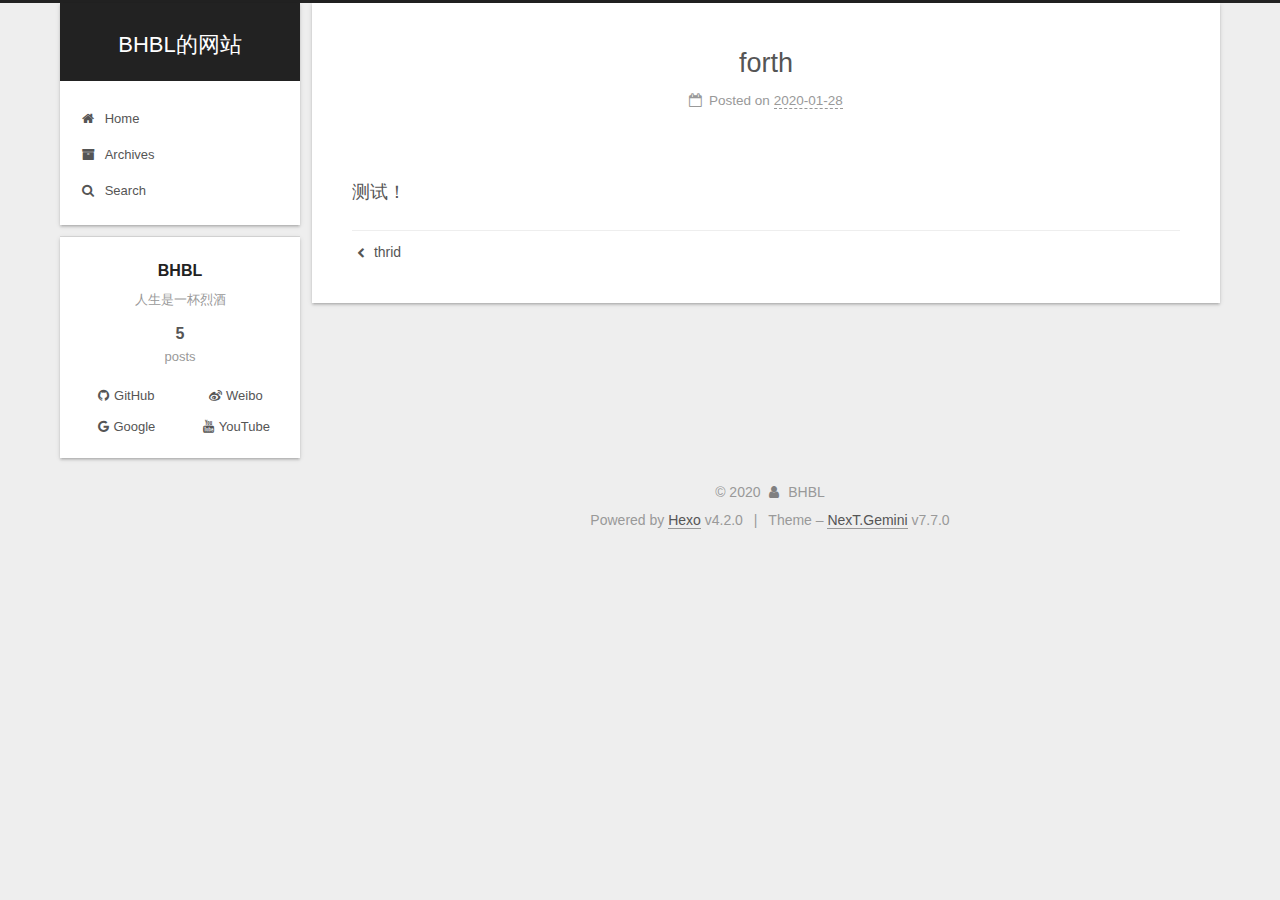
<file: 2020/01/28/forth/index.html>
<!DOCTYPE html>
<html lang="zh-Hans">
<head>
  <meta charset="UTF-8">
<meta name="viewport" content="width=device-width, initial-scale=1, maximum-scale=2">
<meta name="theme-color" content="#222">
<meta name="generator" content="Hexo 4.2.0">
  <link rel="apple-touch-icon" sizes="180x180" href="/images/apple-touch-icon-next.png">
  <link rel="icon" type="image/png" sizes="32x32" href="/images/favicon-32x32-next.png">
  <link rel="icon" type="image/png" sizes="16x16" href="/images/favicon-16x16-next.png">
  <link rel="mask-icon" href="/images/logo.svg" color="#222">

<link rel="stylesheet" href="/css/main.css">


<link rel="stylesheet" href="/lib/font-awesome/css/font-awesome.min.css">


<script id="hexo-configurations">
  var NexT = window.NexT || {};
  var CONFIG = {
    hostname: new URL('http://www.whbhbl.top').hostname,
    root: '/',
    scheme: 'Gemini',
    version: '7.7.0',
    exturl: false,
    sidebar: {"position":"left","display":"hide","padding":18,"offset":12,"onmobile":false},
    copycode: {"enable":false,"show_result":false,"style":null},
    back2top: {"enable":true,"sidebar":false,"scrollpercent":false},
    bookmark: {"enable":false,"color":"#222","save":"auto"},
    fancybox: false,
    mediumzoom: false,
    lazyload: false,
    pangu: false,
    comments: {"style":"tabs","active":null,"storage":true,"lazyload":false,"nav":null},
    algolia: {
      appID: '',
      apiKey: '',
      indexName: '',
      hits: {"per_page":10},
      labels: {"input_placeholder":"Search for Posts","hits_empty":"We didn't find any results for the search: ${query}","hits_stats":"${hits} results found in ${time} ms"}
    },
    localsearch: {"enable":true,"trigger":"auto","top_n_per_article":1,"unescape":false,"preload":false},
    path: 'search.xml',
    motion: {"enable":false,"async":false,"transition":{"post_block":"fadeIn","post_header":"slideDownIn","post_body":"slideDownIn","coll_header":"slideLeftIn","sidebar":"slideUpIn"}}
  };
</script>

  <meta name="description" content="测试！">
<meta property="og:type" content="article">
<meta property="og:title" content="forth">
<meta property="og:url" content="http://www.whbhbl.top/2020/01/28/forth/index.html">
<meta property="og:site_name" content="BHBL的网站">
<meta property="og:description" content="测试！">
<meta property="article:published_time" content="2020-01-28T14:16:31.000Z">
<meta property="article:modified_time" content="2020-01-28T14:16:54.925Z">
<meta property="article:author" content="BHBL">
<meta name="twitter:card" content="summary">

<link rel="canonical" href="http://www.whbhbl.top/2020/01/28/forth/">


<script id="page-configurations">
  // https://hexo.io/docs/variables.html
  CONFIG.page = {
    sidebar: "",
    isHome: false,
    isPost: true
  };
</script>

  <title>forth | BHBL的网站</title>
  






  <noscript>
  <style>
  .use-motion .brand,
  .use-motion .menu-item,
  .sidebar-inner,
  .use-motion .post-block,
  .use-motion .pagination,
  .use-motion .comments,
  .use-motion .post-header,
  .use-motion .post-body,
  .use-motion .collection-header { opacity: initial; }

  .use-motion .site-title,
  .use-motion .site-subtitle {
    opacity: initial;
    top: initial;
  }

  .use-motion .logo-line-before i { left: initial; }
  .use-motion .logo-line-after i { right: initial; }
  </style>
</noscript>

</head>

<body itemscope itemtype="http://schema.org/WebPage">
  <div class="container">
    <div class="headband"></div>

    <header class="header" itemscope itemtype="http://schema.org/WPHeader">
      <div class="header-inner"><div class="site-brand-container">
  <div class="site-meta">

    <div>
      <a href="/" class="brand" rel="start">
        <span class="logo-line-before"><i></i></span>
        <span class="site-title">BHBL的网站</span>
        <span class="logo-line-after"><i></i></span>
      </a>
    </div>
  </div>

  <div class="site-nav-toggle">
    <div class="toggle" aria-label="Toggle navigation bar">
      <span class="toggle-line toggle-line-first"></span>
      <span class="toggle-line toggle-line-middle"></span>
      <span class="toggle-line toggle-line-last"></span>
    </div>
  </div>
</div>


<nav class="site-nav">
  
  <ul id="menu" class="menu">
        <li class="menu-item menu-item-home">

    <a href="/" rel="section"><i class="fa fa-fw fa-home"></i>Home</a>

  </li>
        <li class="menu-item menu-item-archives">

    <a href="/archives/" rel="section"><i class="fa fa-fw fa-archive"></i>Archives</a>

  </li>
      <li class="menu-item menu-item-search">
        <a role="button" class="popup-trigger"><i class="fa fa-search fa-fw"></i>Search
        </a>
      </li>
  </ul>

</nav>
  <div class="site-search">
    <div class="popup search-popup">
    <div class="search-header">
  <span class="search-icon">
    <i class="fa fa-search"></i>
  </span>
  <div class="search-input-container">
    <input autocomplete="off" autocorrect="off" autocapitalize="none"
           placeholder="Searching..." spellcheck="false"
           type="text" id="search-input">
  </div>
  <span class="popup-btn-close">
    <i class="fa fa-times-circle"></i>
  </span>
</div>
<div id="search-result"></div>

</div>
<div class="search-pop-overlay"></div>

  </div>
</div>
    </header>

    
  <div class="back-to-top">
    <i class="fa fa-arrow-up"></i>
    <span>0%</span>
  </div>


    <main class="main">
      <div class="main-inner">
        <div class="content-wrap">
          

          <div class="content">
            

  <div class="posts-expand">
      
  
  
  <article itemscope itemtype="http://schema.org/Article" class="post-block " lang="zh-Hans">
    <link itemprop="mainEntityOfPage" href="http://www.whbhbl.top/2020/01/28/forth/">

    <span hidden itemprop="author" itemscope itemtype="http://schema.org/Person">
      <meta itemprop="image" content="/images/avatar.gif">
      <meta itemprop="name" content="BHBL">
      <meta itemprop="description" content="人生是一杯烈酒">
    </span>

    <span hidden itemprop="publisher" itemscope itemtype="http://schema.org/Organization">
      <meta itemprop="name" content="BHBL的网站">
    </span>
      <header class="post-header">
        <h1 class="post-title" itemprop="name headline">
          forth
        </h1>

        <div class="post-meta">
            <span class="post-meta-item">
              <span class="post-meta-item-icon">
                <i class="fa fa-calendar-o"></i>
              </span>
              <span class="post-meta-item-text">Posted on</span>
              

              <time title="Created: 2020-01-28 22:16:31 / Modified: 22:16:54" itemprop="dateCreated datePublished" datetime="2020-01-28T22:16:31+08:00">2020-01-28</time>
            </span>

          

        </div>
      </header>

    
    
    
    <div class="post-body" itemprop="articleBody">

      
        <p>测试！</p>

    </div>

    
    
    

      <footer class="post-footer">

        


        
    <div class="post-nav">
      <div class="post-nav-item">
    <a href="/2020/01/28/thrid/" rel="prev" title="thrid">
      <i class="fa fa-chevron-left"></i> thrid
    </a></div>
      <div class="post-nav-item"></div>
    </div>
      </footer>
    
  </article>
  
  
  

  </div>


          </div>
          

<script>
  window.addEventListener('tabs:register', () => {
    let activeClass = CONFIG.comments.activeClass;
    if (CONFIG.comments.storage) {
      activeClass = localStorage.getItem('comments_active') || activeClass;
    }
    if (activeClass) {
      let activeTab = document.querySelector(`a[href="#comment-${activeClass}"]`);
      if (activeTab) {
        activeTab.click();
      }
    }
  });
  if (CONFIG.comments.storage) {
    window.addEventListener('tabs:click', event => {
      if (!event.target.matches('.tabs-comment .tab-content .tab-pane')) return;
      let commentClass = event.target.classList[1];
      localStorage.setItem('comments_active', commentClass);
    });
  }
</script>

        </div>
          
  
  <div class="toggle sidebar-toggle">
    <span class="toggle-line toggle-line-first"></span>
    <span class="toggle-line toggle-line-middle"></span>
    <span class="toggle-line toggle-line-last"></span>
  </div>

  <aside class="sidebar">
    <div class="sidebar-inner">

      <ul class="sidebar-nav motion-element">
        <li class="sidebar-nav-toc">
          Table of Contents
        </li>
        <li class="sidebar-nav-overview">
          Overview
        </li>
      </ul>

      <!--noindex-->
      <div class="post-toc-wrap sidebar-panel">
      </div>
      <!--/noindex-->

      <div class="site-overview-wrap sidebar-panel">
        <div class="site-author motion-element" itemprop="author" itemscope itemtype="http://schema.org/Person">
  <p class="site-author-name" itemprop="name">BHBL</p>
  <div class="site-description" itemprop="description">人生是一杯烈酒</div>
</div>
<div class="site-state-wrap motion-element">
  <nav class="site-state">
      <div class="site-state-item site-state-posts">
          <a href="/archives/">
        
          <span class="site-state-item-count">5</span>
          <span class="site-state-item-name">posts</span>
        </a>
      </div>
  </nav>
</div>
  <div class="links-of-author motion-element">
      <span class="links-of-author-item">
        <a href="https://github.com/yourname" title="GitHub → https:&#x2F;&#x2F;github.com&#x2F;yourname" rel="noopener" target="_blank"><i class="fa fa-fw fa-github"></i>GitHub</a>
      </span>
      <span class="links-of-author-item">
        <a href="https://weibo.com/yourname" title="Weibo → https:&#x2F;&#x2F;weibo.com&#x2F;yourname" rel="noopener" target="_blank"><i class="fa fa-fw fa-weibo"></i>Weibo</a>
      </span>
      <span class="links-of-author-item">
        <a href="https://plus.google.com/yourname" title="Google → https:&#x2F;&#x2F;plus.google.com&#x2F;yourname" rel="noopener" target="_blank"><i class="fa fa-fw fa-google"></i>Google</a>
      </span>
      <span class="links-of-author-item">
        <a href="https://youtube.com/yourname" title="YouTube → https:&#x2F;&#x2F;youtube.com&#x2F;yourname" rel="noopener" target="_blank"><i class="fa fa-fw fa-youtube"></i>YouTube</a>
      </span>
  </div>



      </div>

    </div>
  </aside>
  <div id="sidebar-dimmer"></div>


      </div>
    </main>

    <footer class="footer">
      <div class="footer-inner">
        

<div class="copyright">
  
  &copy; 
  <span itemprop="copyrightYear">2020</span>
  <span class="with-love">
    <i class="fa fa-user"></i>
  </span>
  <span class="author" itemprop="copyrightHolder">BHBL</span>
</div>
  <div class="powered-by">Powered by <a href="https://hexo.io/" class="theme-link" rel="noopener" target="_blank">Hexo</a> v4.2.0
  </div>
  <span class="post-meta-divider">|</span>
  <div class="theme-info">Theme – <a href="https://theme-next.org/" class="theme-link" rel="noopener" target="_blank">NexT.Gemini</a> v7.7.0
  </div>

        








      </div>
    </footer>
  </div>

  
  <script src="/lib/anime.min.js"></script>

<script src="/js/utils.js"></script>


<script src="/js/schemes/pisces.js"></script>


<script src="/js/next-boot.js"></script>




  




  
<script src="/js/local-search.js"></script>













  

  

</body>
</html>
</file>
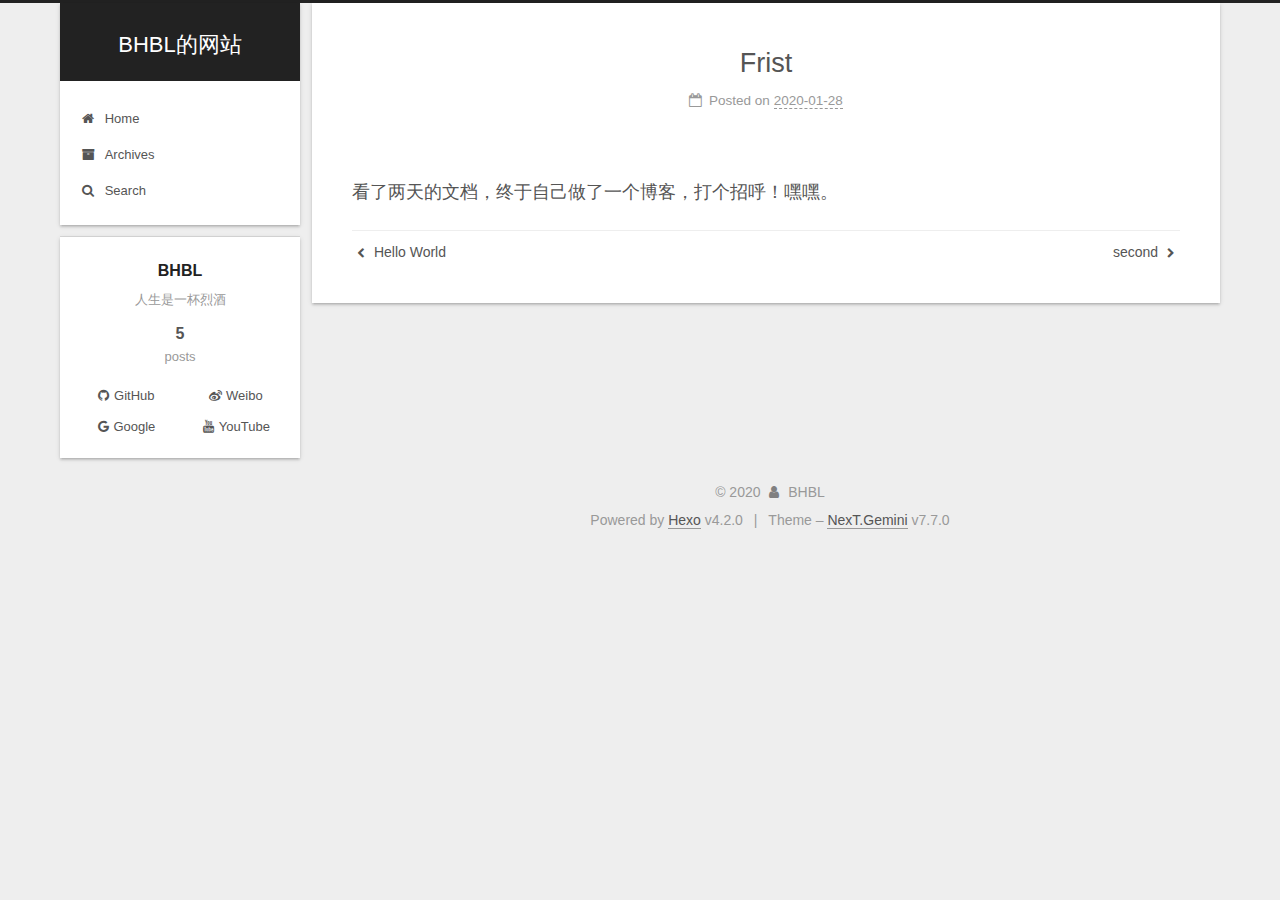
<file: 2020/01/28/Frist/index.html>
<!DOCTYPE html>
<html lang="zh-Hans">
<head>
  <meta charset="UTF-8">
<meta name="viewport" content="width=device-width, initial-scale=1, maximum-scale=2">
<meta name="theme-color" content="#222">
<meta name="generator" content="Hexo 4.2.0">
  <link rel="apple-touch-icon" sizes="180x180" href="/images/apple-touch-icon-next.png">
  <link rel="icon" type="image/png" sizes="32x32" href="/images/favicon-32x32-next.png">
  <link rel="icon" type="image/png" sizes="16x16" href="/images/favicon-16x16-next.png">
  <link rel="mask-icon" href="/images/logo.svg" color="#222">

<link rel="stylesheet" href="/css/main.css">


<link rel="stylesheet" href="/lib/font-awesome/css/font-awesome.min.css">


<script id="hexo-configurations">
  var NexT = window.NexT || {};
  var CONFIG = {
    hostname: new URL('http://www.whbhbl.top').hostname,
    root: '/',
    scheme: 'Gemini',
    version: '7.7.0',
    exturl: false,
    sidebar: {"position":"left","display":"hide","padding":18,"offset":12,"onmobile":false},
    copycode: {"enable":false,"show_result":false,"style":null},
    back2top: {"enable":true,"sidebar":false,"scrollpercent":false},
    bookmark: {"enable":false,"color":"#222","save":"auto"},
    fancybox: false,
    mediumzoom: false,
    lazyload: false,
    pangu: false,
    comments: {"style":"tabs","active":null,"storage":true,"lazyload":false,"nav":null},
    algolia: {
      appID: '',
      apiKey: '',
      indexName: '',
      hits: {"per_page":10},
      labels: {"input_placeholder":"Search for Posts","hits_empty":"We didn't find any results for the search: ${query}","hits_stats":"${hits} results found in ${time} ms"}
    },
    localsearch: {"enable":true,"trigger":"auto","top_n_per_article":1,"unescape":false,"preload":false},
    path: 'search.xml',
    motion: {"enable":false,"async":false,"transition":{"post_block":"fadeIn","post_header":"slideDownIn","post_body":"slideDownIn","coll_header":"slideLeftIn","sidebar":"slideUpIn"}}
  };
</script>

  <meta name="description" content="看了两天的文档，终于自己做了一个博客，打个招呼！嘿嘿。">
<meta property="og:type" content="article">
<meta property="og:title" content="Frist">
<meta property="og:url" content="http://www.whbhbl.top/2020/01/28/Frist/index.html">
<meta property="og:site_name" content="BHBL的网站">
<meta property="og:description" content="看了两天的文档，终于自己做了一个博客，打个招呼！嘿嘿。">
<meta property="article:published_time" content="2020-01-28T12:09:05.000Z">
<meta property="article:modified_time" content="2020-01-28T12:18:41.525Z">
<meta property="article:author" content="BHBL">
<meta name="twitter:card" content="summary">

<link rel="canonical" href="http://www.whbhbl.top/2020/01/28/Frist/">


<script id="page-configurations">
  // https://hexo.io/docs/variables.html
  CONFIG.page = {
    sidebar: "",
    isHome: false,
    isPost: true
  };
</script>

  <title>Frist | BHBL的网站</title>
  






  <noscript>
  <style>
  .use-motion .brand,
  .use-motion .menu-item,
  .sidebar-inner,
  .use-motion .post-block,
  .use-motion .pagination,
  .use-motion .comments,
  .use-motion .post-header,
  .use-motion .post-body,
  .use-motion .collection-header { opacity: initial; }

  .use-motion .site-title,
  .use-motion .site-subtitle {
    opacity: initial;
    top: initial;
  }

  .use-motion .logo-line-before i { left: initial; }
  .use-motion .logo-line-after i { right: initial; }
  </style>
</noscript>

</head>

<body itemscope itemtype="http://schema.org/WebPage">
  <div class="container">
    <div class="headband"></div>

    <header class="header" itemscope itemtype="http://schema.org/WPHeader">
      <div class="header-inner"><div class="site-brand-container">
  <div class="site-meta">

    <div>
      <a href="/" class="brand" rel="start">
        <span class="logo-line-before"><i></i></span>
        <span class="site-title">BHBL的网站</span>
        <span class="logo-line-after"><i></i></span>
      </a>
    </div>
  </div>

  <div class="site-nav-toggle">
    <div class="toggle" aria-label="Toggle navigation bar">
      <span class="toggle-line toggle-line-first"></span>
      <span class="toggle-line toggle-line-middle"></span>
      <span class="toggle-line toggle-line-last"></span>
    </div>
  </div>
</div>


<nav class="site-nav">
  
  <ul id="menu" class="menu">
        <li class="menu-item menu-item-home">

    <a href="/" rel="section"><i class="fa fa-fw fa-home"></i>Home</a>

  </li>
        <li class="menu-item menu-item-archives">

    <a href="/archives/" rel="section"><i class="fa fa-fw fa-archive"></i>Archives</a>

  </li>
      <li class="menu-item menu-item-search">
        <a role="button" class="popup-trigger"><i class="fa fa-search fa-fw"></i>Search
        </a>
      </li>
  </ul>

</nav>
  <div class="site-search">
    <div class="popup search-popup">
    <div class="search-header">
  <span class="search-icon">
    <i class="fa fa-search"></i>
  </span>
  <div class="search-input-container">
    <input autocomplete="off" autocorrect="off" autocapitalize="none"
           placeholder="Searching..." spellcheck="false"
           type="text" id="search-input">
  </div>
  <span class="popup-btn-close">
    <i class="fa fa-times-circle"></i>
  </span>
</div>
<div id="search-result"></div>

</div>
<div class="search-pop-overlay"></div>

  </div>
</div>
    </header>

    
  <div class="back-to-top">
    <i class="fa fa-arrow-up"></i>
    <span>0%</span>
  </div>


    <main class="main">
      <div class="main-inner">
        <div class="content-wrap">
          

          <div class="content">
            

  <div class="posts-expand">
      
  
  
  <article itemscope itemtype="http://schema.org/Article" class="post-block " lang="zh-Hans">
    <link itemprop="mainEntityOfPage" href="http://www.whbhbl.top/2020/01/28/Frist/">

    <span hidden itemprop="author" itemscope itemtype="http://schema.org/Person">
      <meta itemprop="image" content="/images/avatar.gif">
      <meta itemprop="name" content="BHBL">
      <meta itemprop="description" content="人生是一杯烈酒">
    </span>

    <span hidden itemprop="publisher" itemscope itemtype="http://schema.org/Organization">
      <meta itemprop="name" content="BHBL的网站">
    </span>
      <header class="post-header">
        <h1 class="post-title" itemprop="name headline">
          Frist
        </h1>

        <div class="post-meta">
            <span class="post-meta-item">
              <span class="post-meta-item-icon">
                <i class="fa fa-calendar-o"></i>
              </span>
              <span class="post-meta-item-text">Posted on</span>
              

              <time title="Created: 2020-01-28 20:09:05 / Modified: 20:18:41" itemprop="dateCreated datePublished" datetime="2020-01-28T20:09:05+08:00">2020-01-28</time>
            </span>

          

        </div>
      </header>

    
    
    
    <div class="post-body" itemprop="articleBody">

      
        <p>看了两天的文档，终于自己做了一个博客，打个招呼！嘿嘿。</p>

    </div>

    
    
    

      <footer class="post-footer">

        


        
    <div class="post-nav">
      <div class="post-nav-item">
    <a href="/2020/01/26/hello-world/" rel="prev" title="Hello World">
      <i class="fa fa-chevron-left"></i> Hello World
    </a></div>
      <div class="post-nav-item">
    <a href="/2020/01/28/second/" rel="next" title="second">
      second <i class="fa fa-chevron-right"></i>
    </a></div>
    </div>
      </footer>
    
  </article>
  
  
  

  </div>


          </div>
          

<script>
  window.addEventListener('tabs:register', () => {
    let activeClass = CONFIG.comments.activeClass;
    if (CONFIG.comments.storage) {
      activeClass = localStorage.getItem('comments_active') || activeClass;
    }
    if (activeClass) {
      let activeTab = document.querySelector(`a[href="#comment-${activeClass}"]`);
      if (activeTab) {
        activeTab.click();
      }
    }
  });
  if (CONFIG.comments.storage) {
    window.addEventListener('tabs:click', event => {
      if (!event.target.matches('.tabs-comment .tab-content .tab-pane')) return;
      let commentClass = event.target.classList[1];
      localStorage.setItem('comments_active', commentClass);
    });
  }
</script>

        </div>
          
  
  <div class="toggle sidebar-toggle">
    <span class="toggle-line toggle-line-first"></span>
    <span class="toggle-line toggle-line-middle"></span>
    <span class="toggle-line toggle-line-last"></span>
  </div>

  <aside class="sidebar">
    <div class="sidebar-inner">

      <ul class="sidebar-nav motion-element">
        <li class="sidebar-nav-toc">
          Table of Contents
        </li>
        <li class="sidebar-nav-overview">
          Overview
        </li>
      </ul>

      <!--noindex-->
      <div class="post-toc-wrap sidebar-panel">
      </div>
      <!--/noindex-->

      <div class="site-overview-wrap sidebar-panel">
        <div class="site-author motion-element" itemprop="author" itemscope itemtype="http://schema.org/Person">
  <p class="site-author-name" itemprop="name">BHBL</p>
  <div class="site-description" itemprop="description">人生是一杯烈酒</div>
</div>
<div class="site-state-wrap motion-element">
  <nav class="site-state">
      <div class="site-state-item site-state-posts">
          <a href="/archives/">
        
          <span class="site-state-item-count">5</span>
          <span class="site-state-item-name">posts</span>
        </a>
      </div>
  </nav>
</div>
  <div class="links-of-author motion-element">
      <span class="links-of-author-item">
        <a href="https://github.com/yourname" title="GitHub → https:&#x2F;&#x2F;github.com&#x2F;yourname" rel="noopener" target="_blank"><i class="fa fa-fw fa-github"></i>GitHub</a>
      </span>
      <span class="links-of-author-item">
        <a href="https://weibo.com/yourname" title="Weibo → https:&#x2F;&#x2F;weibo.com&#x2F;yourname" rel="noopener" target="_blank"><i class="fa fa-fw fa-weibo"></i>Weibo</a>
      </span>
      <span class="links-of-author-item">
        <a href="https://plus.google.com/yourname" title="Google → https:&#x2F;&#x2F;plus.google.com&#x2F;yourname" rel="noopener" target="_blank"><i class="fa fa-fw fa-google"></i>Google</a>
      </span>
      <span class="links-of-author-item">
        <a href="https://youtube.com/yourname" title="YouTube → https:&#x2F;&#x2F;youtube.com&#x2F;yourname" rel="noopener" target="_blank"><i class="fa fa-fw fa-youtube"></i>YouTube</a>
      </span>
  </div>



      </div>

    </div>
  </aside>
  <div id="sidebar-dimmer"></div>


      </div>
    </main>

    <footer class="footer">
      <div class="footer-inner">
        

<div class="copyright">
  
  &copy; 
  <span itemprop="copyrightYear">2020</span>
  <span class="with-love">
    <i class="fa fa-user"></i>
  </span>
  <span class="author" itemprop="copyrightHolder">BHBL</span>
</div>
  <div class="powered-by">Powered by <a href="https://hexo.io/" class="theme-link" rel="noopener" target="_blank">Hexo</a> v4.2.0
  </div>
  <span class="post-meta-divider">|</span>
  <div class="theme-info">Theme – <a href="https://theme-next.org/" class="theme-link" rel="noopener" target="_blank">NexT.Gemini</a> v7.7.0
  </div>

        








      </div>
    </footer>
  </div>

  
  <script src="/lib/anime.min.js"></script>

<script src="/js/utils.js"></script>


<script src="/js/schemes/pisces.js"></script>


<script src="/js/next-boot.js"></script>




  




  
<script src="/js/local-search.js"></script>













  

  

</body>
</html>
</file>
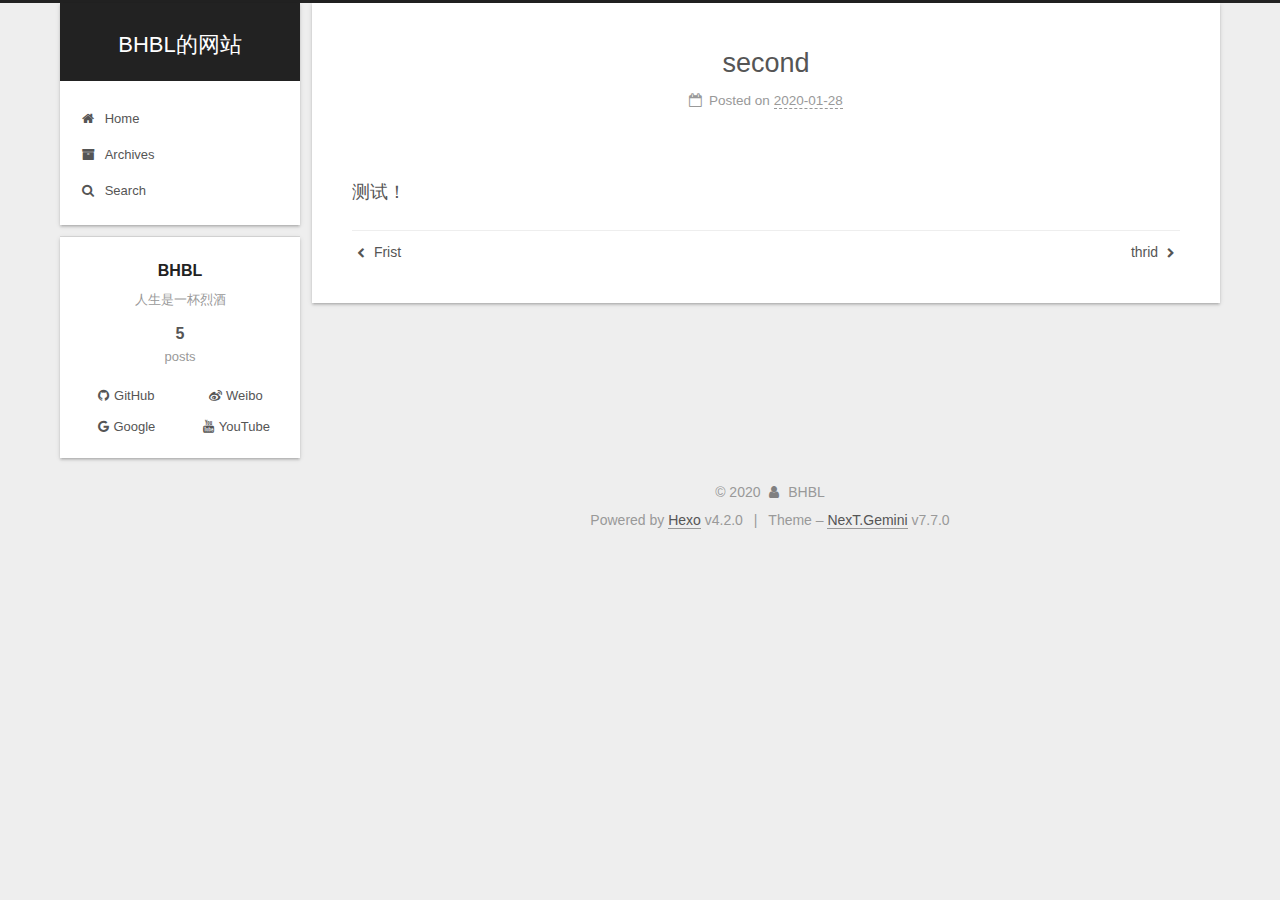
<file: 2020/01/28/second/index.html>
<!DOCTYPE html>
<html lang="zh-Hans">
<head>
  <meta charset="UTF-8">
<meta name="viewport" content="width=device-width, initial-scale=1, maximum-scale=2">
<meta name="theme-color" content="#222">
<meta name="generator" content="Hexo 4.2.0">
  <link rel="apple-touch-icon" sizes="180x180" href="/images/apple-touch-icon-next.png">
  <link rel="icon" type="image/png" sizes="32x32" href="/images/favicon-32x32-next.png">
  <link rel="icon" type="image/png" sizes="16x16" href="/images/favicon-16x16-next.png">
  <link rel="mask-icon" href="/images/logo.svg" color="#222">

<link rel="stylesheet" href="/css/main.css">


<link rel="stylesheet" href="/lib/font-awesome/css/font-awesome.min.css">


<script id="hexo-configurations">
  var NexT = window.NexT || {};
  var CONFIG = {
    hostname: new URL('http://www.whbhbl.top').hostname,
    root: '/',
    scheme: 'Gemini',
    version: '7.7.0',
    exturl: false,
    sidebar: {"position":"left","display":"hide","padding":18,"offset":12,"onmobile":false},
    copycode: {"enable":false,"show_result":false,"style":null},
    back2top: {"enable":true,"sidebar":false,"scrollpercent":false},
    bookmark: {"enable":false,"color":"#222","save":"auto"},
    fancybox: false,
    mediumzoom: false,
    lazyload: false,
    pangu: false,
    comments: {"style":"tabs","active":null,"storage":true,"lazyload":false,"nav":null},
    algolia: {
      appID: '',
      apiKey: '',
      indexName: '',
      hits: {"per_page":10},
      labels: {"input_placeholder":"Search for Posts","hits_empty":"We didn't find any results for the search: ${query}","hits_stats":"${hits} results found in ${time} ms"}
    },
    localsearch: {"enable":true,"trigger":"auto","top_n_per_article":1,"unescape":false,"preload":false},
    path: 'search.xml',
    motion: {"enable":false,"async":false,"transition":{"post_block":"fadeIn","post_header":"slideDownIn","post_body":"slideDownIn","coll_header":"slideLeftIn","sidebar":"slideUpIn"}}
  };
</script>

  <meta name="description" content="测试！">
<meta property="og:type" content="article">
<meta property="og:title" content="second">
<meta property="og:url" content="http://www.whbhbl.top/2020/01/28/second/index.html">
<meta property="og:site_name" content="BHBL的网站">
<meta property="og:description" content="测试！">
<meta property="article:published_time" content="2020-01-28T13:08:13.000Z">
<meta property="article:modified_time" content="2020-01-28T13:08:31.971Z">
<meta property="article:author" content="BHBL">
<meta name="twitter:card" content="summary">

<link rel="canonical" href="http://www.whbhbl.top/2020/01/28/second/">


<script id="page-configurations">
  // https://hexo.io/docs/variables.html
  CONFIG.page = {
    sidebar: "",
    isHome: false,
    isPost: true
  };
</script>

  <title>second | BHBL的网站</title>
  






  <noscript>
  <style>
  .use-motion .brand,
  .use-motion .menu-item,
  .sidebar-inner,
  .use-motion .post-block,
  .use-motion .pagination,
  .use-motion .comments,
  .use-motion .post-header,
  .use-motion .post-body,
  .use-motion .collection-header { opacity: initial; }

  .use-motion .site-title,
  .use-motion .site-subtitle {
    opacity: initial;
    top: initial;
  }

  .use-motion .logo-line-before i { left: initial; }
  .use-motion .logo-line-after i { right: initial; }
  </style>
</noscript>

</head>

<body itemscope itemtype="http://schema.org/WebPage">
  <div class="container">
    <div class="headband"></div>

    <header class="header" itemscope itemtype="http://schema.org/WPHeader">
      <div class="header-inner"><div class="site-brand-container">
  <div class="site-meta">

    <div>
      <a href="/" class="brand" rel="start">
        <span class="logo-line-before"><i></i></span>
        <span class="site-title">BHBL的网站</span>
        <span class="logo-line-after"><i></i></span>
      </a>
    </div>
  </div>

  <div class="site-nav-toggle">
    <div class="toggle" aria-label="Toggle navigation bar">
      <span class="toggle-line toggle-line-first"></span>
      <span class="toggle-line toggle-line-middle"></span>
      <span class="toggle-line toggle-line-last"></span>
    </div>
  </div>
</div>


<nav class="site-nav">
  
  <ul id="menu" class="menu">
        <li class="menu-item menu-item-home">

    <a href="/" rel="section"><i class="fa fa-fw fa-home"></i>Home</a>

  </li>
        <li class="menu-item menu-item-archives">

    <a href="/archives/" rel="section"><i class="fa fa-fw fa-archive"></i>Archives</a>

  </li>
      <li class="menu-item menu-item-search">
        <a role="button" class="popup-trigger"><i class="fa fa-search fa-fw"></i>Search
        </a>
      </li>
  </ul>

</nav>
  <div class="site-search">
    <div class="popup search-popup">
    <div class="search-header">
  <span class="search-icon">
    <i class="fa fa-search"></i>
  </span>
  <div class="search-input-container">
    <input autocomplete="off" autocorrect="off" autocapitalize="none"
           placeholder="Searching..." spellcheck="false"
           type="text" id="search-input">
  </div>
  <span class="popup-btn-close">
    <i class="fa fa-times-circle"></i>
  </span>
</div>
<div id="search-result"></div>

</div>
<div class="search-pop-overlay"></div>

  </div>
</div>
    </header>

    
  <div class="back-to-top">
    <i class="fa fa-arrow-up"></i>
    <span>0%</span>
  </div>


    <main class="main">
      <div class="main-inner">
        <div class="content-wrap">
          

          <div class="content">
            

  <div class="posts-expand">
      
  
  
  <article itemscope itemtype="http://schema.org/Article" class="post-block " lang="zh-Hans">
    <link itemprop="mainEntityOfPage" href="http://www.whbhbl.top/2020/01/28/second/">

    <span hidden itemprop="author" itemscope itemtype="http://schema.org/Person">
      <meta itemprop="image" content="/images/avatar.gif">
      <meta itemprop="name" content="BHBL">
      <meta itemprop="description" content="人生是一杯烈酒">
    </span>

    <span hidden itemprop="publisher" itemscope itemtype="http://schema.org/Organization">
      <meta itemprop="name" content="BHBL的网站">
    </span>
      <header class="post-header">
        <h1 class="post-title" itemprop="name headline">
          second
        </h1>

        <div class="post-meta">
            <span class="post-meta-item">
              <span class="post-meta-item-icon">
                <i class="fa fa-calendar-o"></i>
              </span>
              <span class="post-meta-item-text">Posted on</span>
              

              <time title="Created: 2020-01-28 21:08:13 / Modified: 21:08:31" itemprop="dateCreated datePublished" datetime="2020-01-28T21:08:13+08:00">2020-01-28</time>
            </span>

          

        </div>
      </header>

    
    
    
    <div class="post-body" itemprop="articleBody">

      
        <p>测试！</p>

    </div>

    
    
    

      <footer class="post-footer">

        


        
    <div class="post-nav">
      <div class="post-nav-item">
    <a href="/2020/01/28/Frist/" rel="prev" title="Frist">
      <i class="fa fa-chevron-left"></i> Frist
    </a></div>
      <div class="post-nav-item">
    <a href="/2020/01/28/thrid/" rel="next" title="thrid">
      thrid <i class="fa fa-chevron-right"></i>
    </a></div>
    </div>
      </footer>
    
  </article>
  
  
  

  </div>


          </div>
          

<script>
  window.addEventListener('tabs:register', () => {
    let activeClass = CONFIG.comments.activeClass;
    if (CONFIG.comments.storage) {
      activeClass = localStorage.getItem('comments_active') || activeClass;
    }
    if (activeClass) {
      let activeTab = document.querySelector(`a[href="#comment-${activeClass}"]`);
      if (activeTab) {
        activeTab.click();
      }
    }
  });
  if (CONFIG.comments.storage) {
    window.addEventListener('tabs:click', event => {
      if (!event.target.matches('.tabs-comment .tab-content .tab-pane')) return;
      let commentClass = event.target.classList[1];
      localStorage.setItem('comments_active', commentClass);
    });
  }
</script>

        </div>
          
  
  <div class="toggle sidebar-toggle">
    <span class="toggle-line toggle-line-first"></span>
    <span class="toggle-line toggle-line-middle"></span>
    <span class="toggle-line toggle-line-last"></span>
  </div>

  <aside class="sidebar">
    <div class="sidebar-inner">

      <ul class="sidebar-nav motion-element">
        <li class="sidebar-nav-toc">
          Table of Contents
        </li>
        <li class="sidebar-nav-overview">
          Overview
        </li>
      </ul>

      <!--noindex-->
      <div class="post-toc-wrap sidebar-panel">
      </div>
      <!--/noindex-->

      <div class="site-overview-wrap sidebar-panel">
        <div class="site-author motion-element" itemprop="author" itemscope itemtype="http://schema.org/Person">
  <p class="site-author-name" itemprop="name">BHBL</p>
  <div class="site-description" itemprop="description">人生是一杯烈酒</div>
</div>
<div class="site-state-wrap motion-element">
  <nav class="site-state">
      <div class="site-state-item site-state-posts">
          <a href="/archives/">
        
          <span class="site-state-item-count">5</span>
          <span class="site-state-item-name">posts</span>
        </a>
      </div>
  </nav>
</div>
  <div class="links-of-author motion-element">
      <span class="links-of-author-item">
        <a href="https://github.com/yourname" title="GitHub → https:&#x2F;&#x2F;github.com&#x2F;yourname" rel="noopener" target="_blank"><i class="fa fa-fw fa-github"></i>GitHub</a>
      </span>
      <span class="links-of-author-item">
        <a href="https://weibo.com/yourname" title="Weibo → https:&#x2F;&#x2F;weibo.com&#x2F;yourname" rel="noopener" target="_blank"><i class="fa fa-fw fa-weibo"></i>Weibo</a>
      </span>
      <span class="links-of-author-item">
        <a href="https://plus.google.com/yourname" title="Google → https:&#x2F;&#x2F;plus.google.com&#x2F;yourname" rel="noopener" target="_blank"><i class="fa fa-fw fa-google"></i>Google</a>
      </span>
      <span class="links-of-author-item">
        <a href="https://youtube.com/yourname" title="YouTube → https:&#x2F;&#x2F;youtube.com&#x2F;yourname" rel="noopener" target="_blank"><i class="fa fa-fw fa-youtube"></i>YouTube</a>
      </span>
  </div>



      </div>

    </div>
  </aside>
  <div id="sidebar-dimmer"></div>


      </div>
    </main>

    <footer class="footer">
      <div class="footer-inner">
        

<div class="copyright">
  
  &copy; 
  <span itemprop="copyrightYear">2020</span>
  <span class="with-love">
    <i class="fa fa-user"></i>
  </span>
  <span class="author" itemprop="copyrightHolder">BHBL</span>
</div>
  <div class="powered-by">Powered by <a href="https://hexo.io/" class="theme-link" rel="noopener" target="_blank">Hexo</a> v4.2.0
  </div>
  <span class="post-meta-divider">|</span>
  <div class="theme-info">Theme – <a href="https://theme-next.org/" class="theme-link" rel="noopener" target="_blank">NexT.Gemini</a> v7.7.0
  </div>

        








      </div>
    </footer>
  </div>

  
  <script src="/lib/anime.min.js"></script>

<script src="/js/utils.js"></script>


<script src="/js/schemes/pisces.js"></script>


<script src="/js/next-boot.js"></script>




  




  
<script src="/js/local-search.js"></script>













  

  

</body>
</html>
</file>
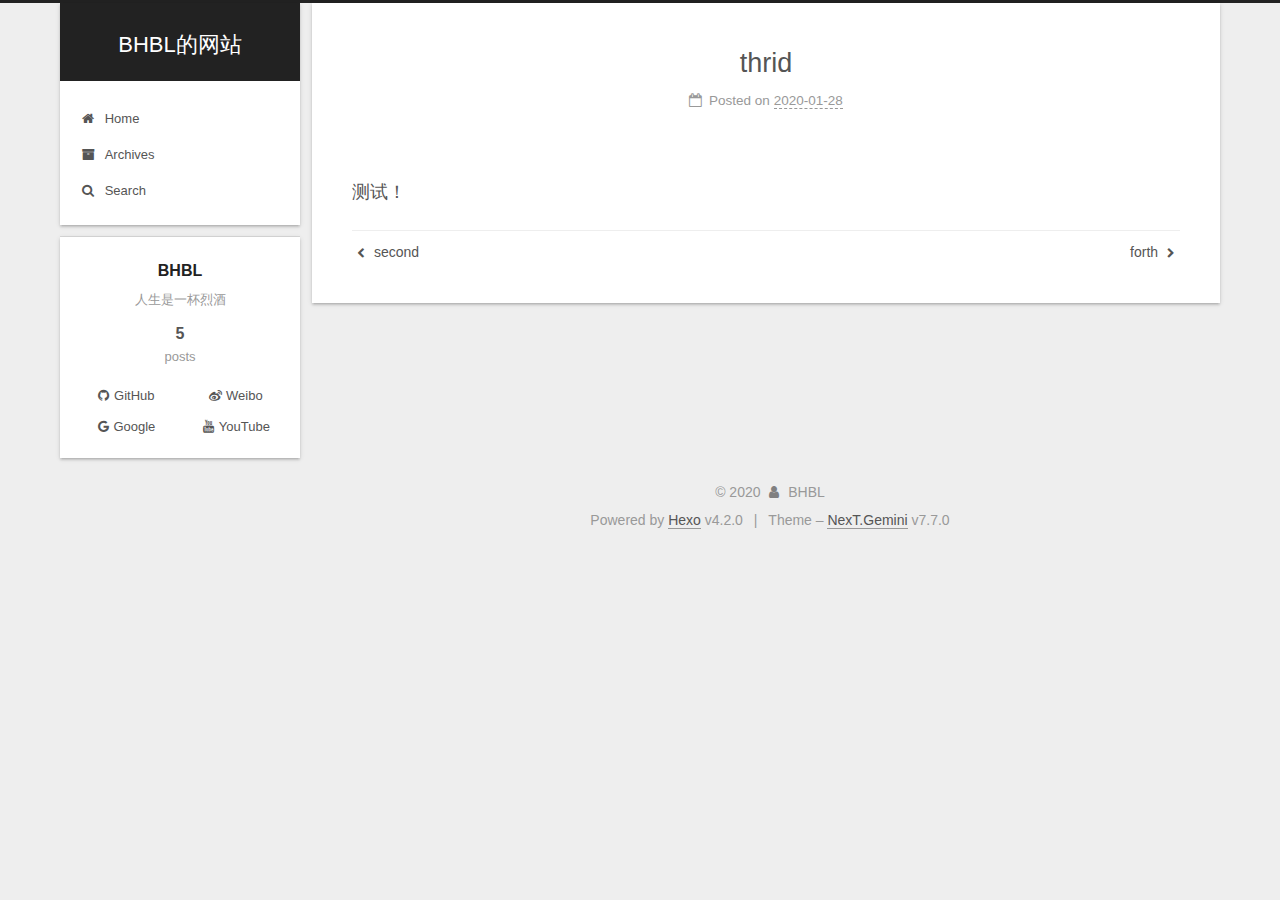
<file: 2020/01/28/thrid/index.html>
<!DOCTYPE html>
<html lang="zh-Hans">
<head>
  <meta charset="UTF-8">
<meta name="viewport" content="width=device-width, initial-scale=1, maximum-scale=2">
<meta name="theme-color" content="#222">
<meta name="generator" content="Hexo 4.2.0">
  <link rel="apple-touch-icon" sizes="180x180" href="/images/apple-touch-icon-next.png">
  <link rel="icon" type="image/png" sizes="32x32" href="/images/favicon-32x32-next.png">
  <link rel="icon" type="image/png" sizes="16x16" href="/images/favicon-16x16-next.png">
  <link rel="mask-icon" href="/images/logo.svg" color="#222">

<link rel="stylesheet" href="/css/main.css">


<link rel="stylesheet" href="/lib/font-awesome/css/font-awesome.min.css">


<script id="hexo-configurations">
  var NexT = window.NexT || {};
  var CONFIG = {
    hostname: new URL('http://www.whbhbl.top').hostname,
    root: '/',
    scheme: 'Gemini',
    version: '7.7.0',
    exturl: false,
    sidebar: {"position":"left","display":"hide","padding":18,"offset":12,"onmobile":false},
    copycode: {"enable":false,"show_result":false,"style":null},
    back2top: {"enable":true,"sidebar":false,"scrollpercent":false},
    bookmark: {"enable":false,"color":"#222","save":"auto"},
    fancybox: false,
    mediumzoom: false,
    lazyload: false,
    pangu: false,
    comments: {"style":"tabs","active":null,"storage":true,"lazyload":false,"nav":null},
    algolia: {
      appID: '',
      apiKey: '',
      indexName: '',
      hits: {"per_page":10},
      labels: {"input_placeholder":"Search for Posts","hits_empty":"We didn't find any results for the search: ${query}","hits_stats":"${hits} results found in ${time} ms"}
    },
    localsearch: {"enable":true,"trigger":"auto","top_n_per_article":1,"unescape":false,"preload":false},
    path: 'search.xml',
    motion: {"enable":false,"async":false,"transition":{"post_block":"fadeIn","post_header":"slideDownIn","post_body":"slideDownIn","coll_header":"slideLeftIn","sidebar":"slideUpIn"}}
  };
</script>

  <meta name="description" content="测试！">
<meta property="og:type" content="article">
<meta property="og:title" content="thrid">
<meta property="og:url" content="http://www.whbhbl.top/2020/01/28/thrid/index.html">
<meta property="og:site_name" content="BHBL的网站">
<meta property="og:description" content="测试！">
<meta property="article:published_time" content="2020-01-28T14:01:08.000Z">
<meta property="article:modified_time" content="2020-01-28T14:01:26.415Z">
<meta property="article:author" content="BHBL">
<meta name="twitter:card" content="summary">

<link rel="canonical" href="http://www.whbhbl.top/2020/01/28/thrid/">


<script id="page-configurations">
  // https://hexo.io/docs/variables.html
  CONFIG.page = {
    sidebar: "",
    isHome: false,
    isPost: true
  };
</script>

  <title>thrid | BHBL的网站</title>
  






  <noscript>
  <style>
  .use-motion .brand,
  .use-motion .menu-item,
  .sidebar-inner,
  .use-motion .post-block,
  .use-motion .pagination,
  .use-motion .comments,
  .use-motion .post-header,
  .use-motion .post-body,
  .use-motion .collection-header { opacity: initial; }

  .use-motion .site-title,
  .use-motion .site-subtitle {
    opacity: initial;
    top: initial;
  }

  .use-motion .logo-line-before i { left: initial; }
  .use-motion .logo-line-after i { right: initial; }
  </style>
</noscript>

</head>

<body itemscope itemtype="http://schema.org/WebPage">
  <div class="container">
    <div class="headband"></div>

    <header class="header" itemscope itemtype="http://schema.org/WPHeader">
      <div class="header-inner"><div class="site-brand-container">
  <div class="site-meta">

    <div>
      <a href="/" class="brand" rel="start">
        <span class="logo-line-before"><i></i></span>
        <span class="site-title">BHBL的网站</span>
        <span class="logo-line-after"><i></i></span>
      </a>
    </div>
  </div>

  <div class="site-nav-toggle">
    <div class="toggle" aria-label="Toggle navigation bar">
      <span class="toggle-line toggle-line-first"></span>
      <span class="toggle-line toggle-line-middle"></span>
      <span class="toggle-line toggle-line-last"></span>
    </div>
  </div>
</div>


<nav class="site-nav">
  
  <ul id="menu" class="menu">
        <li class="menu-item menu-item-home">

    <a href="/" rel="section"><i class="fa fa-fw fa-home"></i>Home</a>

  </li>
        <li class="menu-item menu-item-archives">

    <a href="/archives/" rel="section"><i class="fa fa-fw fa-archive"></i>Archives</a>

  </li>
      <li class="menu-item menu-item-search">
        <a role="button" class="popup-trigger"><i class="fa fa-search fa-fw"></i>Search
        </a>
      </li>
  </ul>

</nav>
  <div class="site-search">
    <div class="popup search-popup">
    <div class="search-header">
  <span class="search-icon">
    <i class="fa fa-search"></i>
  </span>
  <div class="search-input-container">
    <input autocomplete="off" autocorrect="off" autocapitalize="none"
           placeholder="Searching..." spellcheck="false"
           type="text" id="search-input">
  </div>
  <span class="popup-btn-close">
    <i class="fa fa-times-circle"></i>
  </span>
</div>
<div id="search-result"></div>

</div>
<div class="search-pop-overlay"></div>

  </div>
</div>
    </header>

    
  <div class="back-to-top">
    <i class="fa fa-arrow-up"></i>
    <span>0%</span>
  </div>


    <main class="main">
      <div class="main-inner">
        <div class="content-wrap">
          

          <div class="content">
            

  <div class="posts-expand">
      
  
  
  <article itemscope itemtype="http://schema.org/Article" class="post-block " lang="zh-Hans">
    <link itemprop="mainEntityOfPage" href="http://www.whbhbl.top/2020/01/28/thrid/">

    <span hidden itemprop="author" itemscope itemtype="http://schema.org/Person">
      <meta itemprop="image" content="/images/avatar.gif">
      <meta itemprop="name" content="BHBL">
      <meta itemprop="description" content="人生是一杯烈酒">
    </span>

    <span hidden itemprop="publisher" itemscope itemtype="http://schema.org/Organization">
      <meta itemprop="name" content="BHBL的网站">
    </span>
      <header class="post-header">
        <h1 class="post-title" itemprop="name headline">
          thrid
        </h1>

        <div class="post-meta">
            <span class="post-meta-item">
              <span class="post-meta-item-icon">
                <i class="fa fa-calendar-o"></i>
              </span>
              <span class="post-meta-item-text">Posted on</span>
              

              <time title="Created: 2020-01-28 22:01:08 / Modified: 22:01:26" itemprop="dateCreated datePublished" datetime="2020-01-28T22:01:08+08:00">2020-01-28</time>
            </span>

          

        </div>
      </header>

    
    
    
    <div class="post-body" itemprop="articleBody">

      
        <p>测试！</p>

    </div>

    
    
    

      <footer class="post-footer">

        


        
    <div class="post-nav">
      <div class="post-nav-item">
    <a href="/2020/01/28/second/" rel="prev" title="second">
      <i class="fa fa-chevron-left"></i> second
    </a></div>
      <div class="post-nav-item">
    <a href="/2020/01/28/forth/" rel="next" title="forth">
      forth <i class="fa fa-chevron-right"></i>
    </a></div>
    </div>
      </footer>
    
  </article>
  
  
  

  </div>


          </div>
          

<script>
  window.addEventListener('tabs:register', () => {
    let activeClass = CONFIG.comments.activeClass;
    if (CONFIG.comments.storage) {
      activeClass = localStorage.getItem('comments_active') || activeClass;
    }
    if (activeClass) {
      let activeTab = document.querySelector(`a[href="#comment-${activeClass}"]`);
      if (activeTab) {
        activeTab.click();
      }
    }
  });
  if (CONFIG.comments.storage) {
    window.addEventListener('tabs:click', event => {
      if (!event.target.matches('.tabs-comment .tab-content .tab-pane')) return;
      let commentClass = event.target.classList[1];
      localStorage.setItem('comments_active', commentClass);
    });
  }
</script>

        </div>
          
  
  <div class="toggle sidebar-toggle">
    <span class="toggle-line toggle-line-first"></span>
    <span class="toggle-line toggle-line-middle"></span>
    <span class="toggle-line toggle-line-last"></span>
  </div>

  <aside class="sidebar">
    <div class="sidebar-inner">

      <ul class="sidebar-nav motion-element">
        <li class="sidebar-nav-toc">
          Table of Contents
        </li>
        <li class="sidebar-nav-overview">
          Overview
        </li>
      </ul>

      <!--noindex-->
      <div class="post-toc-wrap sidebar-panel">
      </div>
      <!--/noindex-->

      <div class="site-overview-wrap sidebar-panel">
        <div class="site-author motion-element" itemprop="author" itemscope itemtype="http://schema.org/Person">
  <p class="site-author-name" itemprop="name">BHBL</p>
  <div class="site-description" itemprop="description">人生是一杯烈酒</div>
</div>
<div class="site-state-wrap motion-element">
  <nav class="site-state">
      <div class="site-state-item site-state-posts">
          <a href="/archives/">
        
          <span class="site-state-item-count">5</span>
          <span class="site-state-item-name">posts</span>
        </a>
      </div>
  </nav>
</div>
  <div class="links-of-author motion-element">
      <span class="links-of-author-item">
        <a href="https://github.com/yourname" title="GitHub → https:&#x2F;&#x2F;github.com&#x2F;yourname" rel="noopener" target="_blank"><i class="fa fa-fw fa-github"></i>GitHub</a>
      </span>
      <span class="links-of-author-item">
        <a href="https://weibo.com/yourname" title="Weibo → https:&#x2F;&#x2F;weibo.com&#x2F;yourname" rel="noopener" target="_blank"><i class="fa fa-fw fa-weibo"></i>Weibo</a>
      </span>
      <span class="links-of-author-item">
        <a href="https://plus.google.com/yourname" title="Google → https:&#x2F;&#x2F;plus.google.com&#x2F;yourname" rel="noopener" target="_blank"><i class="fa fa-fw fa-google"></i>Google</a>
      </span>
      <span class="links-of-author-item">
        <a href="https://youtube.com/yourname" title="YouTube → https:&#x2F;&#x2F;youtube.com&#x2F;yourname" rel="noopener" target="_blank"><i class="fa fa-fw fa-youtube"></i>YouTube</a>
      </span>
  </div>



      </div>

    </div>
  </aside>
  <div id="sidebar-dimmer"></div>


      </div>
    </main>

    <footer class="footer">
      <div class="footer-inner">
        

<div class="copyright">
  
  &copy; 
  <span itemprop="copyrightYear">2020</span>
  <span class="with-love">
    <i class="fa fa-user"></i>
  </span>
  <span class="author" itemprop="copyrightHolder">BHBL</span>
</div>
  <div class="powered-by">Powered by <a href="https://hexo.io/" class="theme-link" rel="noopener" target="_blank">Hexo</a> v4.2.0
  </div>
  <span class="post-meta-divider">|</span>
  <div class="theme-info">Theme – <a href="https://theme-next.org/" class="theme-link" rel="noopener" target="_blank">NexT.Gemini</a> v7.7.0
  </div>

        








      </div>
    </footer>
  </div>

  
  <script src="/lib/anime.min.js"></script>

<script src="/js/utils.js"></script>


<script src="/js/schemes/pisces.js"></script>


<script src="/js/next-boot.js"></script>




  




  
<script src="/js/local-search.js"></script>













  

  

</body>
</html>
</file>
<file: css/main.css>
html {
  line-height: 1.15; /* 1 */
  -webkit-text-size-adjust: 100%; /* 2 */
}
body {
  margin: 0;
}
main {
  display: block;
}
h1 {
  font-size: 2em;
  margin: 0.67em 0;
}
hr {
  box-sizing: content-box; /* 1 */
  height: 0; /* 1 */
  overflow: visible; /* 2 */
}
pre {
  font-family: monospace, monospace; /* 1 */
  font-size: 1em; /* 2 */
}
a {
  background: transparent;
}
abbr[title] {
  border-bottom: none; /* 1 */
  text-decoration: underline; /* 2 */
  text-decoration: underline dotted; /* 2 */
}
b,
strong {
  font-weight: bolder;
}
code,
kbd,
samp {
  font-family: monospace, monospace; /* 1 */
  font-size: 1em; /* 2 */
}
small {
  font-size: 80%;
}
sub,
sup {
  font-size: 75%;
  line-height: 0;
  position: relative;
  vertical-align: baseline;
}
sub {
  bottom: -0.25em;
}
sup {
  top: -0.5em;
}
img {
  border-style: none;
}
button,
input,
optgroup,
select,
textarea {
  font-family: inherit; /* 1 */
  font-size: 100%; /* 1 */
  line-height: 1.15; /* 1 */
  margin: 0; /* 2 */
}
button,
input {
/* 1 */
  overflow: visible;
}
button,
select {
/* 1 */
  text-transform: none;
}
button,
[type='button'],
[type='reset'],
[type='submit'] {
  -webkit-appearance: button;
}
button::-moz-focus-inner,
[type='button']::-moz-focus-inner,
[type='reset']::-moz-focus-inner,
[type='submit']::-moz-focus-inner {
  border-style: none;
  padding: 0;
}
button:-moz-focusring,
[type='button']:-moz-focusring,
[type='reset']:-moz-focusring,
[type='submit']:-moz-focusring {
  outline: 1px dotted ButtonText;
}
fieldset {
  padding: 0.35em 0.75em 0.625em;
}
legend {
  box-sizing: border-box; /* 1 */
  color: inherit; /* 2 */
  display: table; /* 1 */
  max-width: 100%; /* 1 */
  padding: 0; /* 3 */
  white-space: normal; /* 1 */
}
progress {
  vertical-align: baseline;
}
textarea {
  overflow: auto;
}
[type='checkbox'],
[type='radio'] {
  box-sizing: border-box; /* 1 */
  padding: 0; /* 2 */
}
[type='number']::-webkit-inner-spin-button,
[type='number']::-webkit-outer-spin-button {
  height: auto;
}
[type='search'] {
  outline-offset: -2px; /* 2 */
  -webkit-appearance: textfield; /* 1 */
}
[type='search']::-webkit-search-decoration {
  -webkit-appearance: none;
}
::-webkit-file-upload-button {
  font: inherit; /* 2 */
  -webkit-appearance: button; /* 1 */
}
details {
  display: block;
}
summary {
  display: list-item;
}
template {
  display: none;
}
[hidden] {
  display: none;
}
::selection {
  background: #262a30;
  color: #fff;
}
html,
body {
  height: 100%;
}
body {
  background: #eee;
  color: #555;
  font-family: 'Lato', "PingFang SC", "Microsoft YaHei", sans-serif;
  font-size: 1em;
  line-height: 2;
}
@media (max-width: 991px) {
  body {
    padding-left: 0 !important;
    padding-right: 0 !important;
  }
}
h1,
h2,
h3,
h4,
h5,
h6 {
  font-family: 'Lato', "PingFang SC", "Microsoft YaHei", sans-serif;
  font-weight: bold;
  line-height: 1.5;
  margin: 20px 0 15px;
}
h1 {
  font-size: 1.5em;
}
h2 {
  font-size: 1.375em;
}
h3 {
  font-size: 1.25em;
}
h4 {
  font-size: 1.125em;
}
h5 {
  font-size: 1em;
}
h6 {
  font-size: 0.875em;
}
p {
  margin: 0 0 20px 0;
}
a,
span.exturl {
  border-bottom: 1px solid #999;
  color: #555;
  outline: 0;
  text-decoration: none;
  overflow-wrap: break-word;
  word-wrap: break-word;
  cursor: pointer;
}
a:hover,
span.exturl:hover {
  border-bottom-color: #222;
  color: #222;
}
iframe,
img,
video {
  display: block;
  margin-left: auto;
  margin-right: auto;
  max-width: 100%;
}
hr {
  background-color: #ddd;
  background-image: repeating-linear-gradient(-45deg, #fff, #fff 4px, transparent 4px, transparent 8px);
  border: 0;
  height: 3px;
  margin: 40px 0;
}
blockquote {
  border-left: 4px solid #ddd;
  color: #666;
  margin: 0;
  padding: 0 15px;
}
blockquote cite::before {
  content: '-';
  padding: 0 5px;
}
dt {
  font-weight: 700;
}
dd {
  margin: 0;
  padding: 0;
}
kbd {
  background-color: #f5f5f5;
  background-image: linear-gradient(#eee, #fff, #eee);
  border: 1px solid #ccc;
  border-radius: 0.2em;
  box-shadow: 0.1em 0.1em 0.2em rgba(0,0,0,0.1);
  font-family: inherit;
  padding: 0.1em 0.3em;
  white-space: nowrap;
}
.table-container {
  -webkit-overflow-scrolling: touch;
  overflow: auto;
}
table {
  border-collapse: collapse;
  border-spacing: 0;
  font-size: 0.875em;
  margin: 0 0 20px 0;
  width: 100%;
}
tbody tr:nth-of-type(odd) {
  background: #f9f9f9;
}
tbody tr:hover {
  background: #f5f5f5;
}
caption,
th,
td {
  font-weight: normal;
  padding: 8px;
  text-align: left;
  vertical-align: middle;
}
th,
td {
  border: 1px solid #ddd;
  border-bottom: 3px solid #ddd;
}
th {
  font-weight: 700;
  padding-bottom: 10px;
}
td {
  border-bottom-width: 1px;
}
.btn {
  background: #fff;
  border: 2px solid #555;
  border-radius: 2px;
  color: #555;
  display: inline-block;
  font-size: 0.875em;
  line-height: 2;
  padding: 0 20px;
  text-decoration: none;
  transition-property: background-color;
  transition-delay: 0s;
  transition-duration: 0.2s;
  transition-timing-function: ease-in-out;
}
.btn:hover {
  background: #222;
  border-color: #222;
  color: #fff;
}
.btn + .btn {
  margin: 0 0 8px 8px;
}
.btn .fa-fw {
  text-align: left;
  width: 1.285714285714286em;
}
.toggle {
  line-height: 0;
}
.toggle .toggle-line {
  background: #fff;
  display: inline-block;
  height: 2px;
  left: 0;
  position: relative;
  top: 0;
  transition: all 0.4s;
  vertical-align: top;
  width: 100%;
}
.toggle .toggle-line:not(:first-child) {
  margin-top: 3px;
}
.toggle.toggle-arrow .toggle-line-first {
  left: 50%;
  top: 2px;
  transform: rotate(45deg);
  width: 50%;
}
.toggle.toggle-arrow .toggle-line-middle {
  left: 2px;
  width: 90%;
}
.toggle.toggle-arrow .toggle-line-last {
  left: 50%;
  top: -2px;
  transform: rotate(-45deg);
  width: 50%;
}
.toggle.toggle-close .toggle-line-first {
  transform: rotate(-45deg);
  top: 5px;
}
.toggle.toggle-close .toggle-line-middle {
  opacity: 0;
}
.toggle.toggle-close .toggle-line-last {
  transform: rotate(45deg);
  top: -5px;
}
.highlight,
pre {
  background: #f7f7f7;
  color: #4d4d4c;
  line-height: 1.6;
  margin: 0 auto 20px;
}
pre,
code {
  font-family: consolas, Menlo, monospace, "PingFang SC", "Microsoft YaHei";
}
code {
  background: #eee;
  border-radius: 3px;
  color: #555;
  padding: 2px 4px;
  overflow-wrap: break-word;
  word-wrap: break-word;
}
.highlight *::selection {
  background: #d6d6d6;
}
.highlight pre {
  border: 0;
  margin: 0;
  padding: 10px 0;
}
.highlight table {
  border: 0;
  margin: 0;
  width: auto;
}
.highlight td {
  border: 0;
  padding: 0;
}
.highlight figcaption {
  background: #eee;
  color: #4d4d4c;
  font-size: 0.875em;
  line-height: 1.2;
  padding: 0.5em;
}
.highlight figcaption::before,
.highlight figcaption::after {
  content: ' ';
  display: table;
}
.highlight figcaption::after {
  clear: both;
}
.highlight figcaption a {
  color: #4d4d4c;
  float: right;
}
.highlight figcaption a:hover {
  border-bottom-color: #4d4d4c;
}
.highlight .gutter {
  -moz-user-select: none;
  -ms-user-select: none;
  -webkit-user-select: none;
  user-select: none;
}
.highlight .gutter pre {
  background: #eff2f3;
  color: #869194;
  padding-left: 10px;
  padding-right: 10px;
  text-align: right;
}
.highlight .code pre {
  background: #f7f7f7;
  padding-left: 10px;
  width: 100%;
}
.gist table {
  width: auto;
}
.gist table td {
  border: 0;
}
pre {
  overflow: auto;
  padding: 10px;
}
pre code {
  background: none;
  color: #4d4d4c;
  font-size: 0.875em;
  padding: 0;
  text-shadow: none;
}
pre .deletion {
  background: #fdd;
}
pre .addition {
  background: #dfd;
}
pre .meta {
  color: #eab700;
  -moz-user-select: none;
  -ms-user-select: none;
  -webkit-user-select: none;
  user-select: none;
}
pre .comment {
  color: #8e908c;
}
pre .variable,
pre .attribute,
pre .tag,
pre .name,
pre .regexp,
pre .ruby .constant,
pre .xml .tag .title,
pre .xml .pi,
pre .xml .doctype,
pre .html .doctype,
pre .css .id,
pre .css .class,
pre .css .pseudo {
  color: #c82829;
}
pre .number,
pre .preprocessor,
pre .built_in,
pre .builtin-name,
pre .literal,
pre .params,
pre .constant,
pre .command {
  color: #f5871f;
}
pre .ruby .class .title,
pre .css .rules .attribute,
pre .string,
pre .symbol,
pre .value,
pre .inheritance,
pre .header,
pre .ruby .symbol,
pre .xml .cdata,
pre .special,
pre .formula {
  color: #718c00;
}
pre .title,
pre .css .hexcolor {
  color: #3e999f;
}
pre .function,
pre .python .decorator,
pre .python .title,
pre .ruby .function .title,
pre .ruby .title .keyword,
pre .perl .sub,
pre .javascript .title,
pre .coffeescript .title {
  color: #4271ae;
}
pre .keyword,
pre .javascript .function {
  color: #8959a8;
}
.blockquote-center {
  border-left: none;
  margin: 40px 0;
  padding: 0;
  position: relative;
  text-align: center;
}
.blockquote-center::before,
.blockquote-center::after {
  background-repeat: no-repeat;
  background-size: 22px 22px;
  content: ' ';
  display: block;
  height: 24px;
  opacity: 0.2;
  position: absolute;
  width: 100%;
}
.blockquote-center::before {
  background-image: url("../images/quote-l.svg");
  background-position: 0 -6px;
  border-top: 1px solid #ccc;
  top: -20px;
}
.blockquote-center::after {
  background-image: url("../images/quote-r.svg");
  background-position: 100% 8px;
  border-bottom: 1px solid #ccc;
  bottom: -20px;
}
.blockquote-center p,
.blockquote-center div {
  text-align: center;
}
.post-body .group-picture img {
  margin: 0 auto;
  padding: 0 3px;
}
.group-picture-row {
  margin-bottom: 6px;
  overflow: hidden;
}
.group-picture-column {
  float: left;
  margin-bottom: 10px;
}
.post-body .label {
  display: inline;
  padding: 0 2px;
}
.post-body .label.default {
  background: #f0f0f0;
}
.post-body .label.primary {
  background: #efe6f7;
}
.post-body .label.info {
  background: #e5f2f8;
}
.post-body .label.success {
  background: #e7f4e9;
}
.post-body .label.warning {
  background: #fcf6e1;
}
.post-body .label.danger {
  background: #fae8eb;
}
.post-body .tabs {
  margin-bottom: 20px;
}
.post-body .tabs,
.tabs-comment {
  display: block;
  padding-top: 10px;
  position: relative;
}
.post-body .tabs ul.nav-tabs,
.tabs-comment ul.nav-tabs {
  display: flex;
  flex-wrap: wrap;
  margin: 0;
  margin-bottom: -1px;
  padding: 0;
}
@media (max-width: 413px) {
  .post-body .tabs ul.nav-tabs,
  .tabs-comment ul.nav-tabs {
    display: block;
    margin-bottom: 5px;
  }
}
.post-body .tabs ul.nav-tabs li.tab,
.tabs-comment ul.nav-tabs li.tab {
  background: #fff;
  border-bottom: 1px solid #ddd;
  border-left: 1px solid transparent;
  border-right: 1px solid transparent;
  border-top: 3px solid transparent;
  flex-grow: 1;
  list-style-type: none;
  border-radius: 0 0 0 0;
}
@media (max-width: 413px) {
  .post-body .tabs ul.nav-tabs li.tab,
  .tabs-comment ul.nav-tabs li.tab {
    border-bottom: 1px solid transparent;
    border-left: 3px solid transparent;
    border-right: 1px solid transparent;
    border-top: 1px solid transparent;
  }
}
@media (max-width: 413px) {
  .post-body .tabs ul.nav-tabs li.tab,
  .tabs-comment ul.nav-tabs li.tab {
    border-radius: 0;
  }
}
.post-body .tabs ul.nav-tabs li.tab a,
.tabs-comment ul.nav-tabs li.tab a {
  border-bottom: initial;
  display: block;
  line-height: 1.8;
  outline: 0;
  padding: 0.25em 0.75em;
  text-align: center;
  transition-delay: 0s;
  transition-duration: 0.2s;
  transition-timing-function: ease-out;
}
.post-body .tabs ul.nav-tabs li.tab a i,
.tabs-comment ul.nav-tabs li.tab a i {
  width: 1.285714285714286em;
}
.post-body .tabs ul.nav-tabs li.tab.active,
.tabs-comment ul.nav-tabs li.tab.active {
  border-bottom: 1px solid transparent;
  border-left: 1px solid #ddd;
  border-right: 1px solid #ddd;
  border-top: 3px solid #fc6423;
}
@media (max-width: 413px) {
  .post-body .tabs ul.nav-tabs li.tab.active,
  .tabs-comment ul.nav-tabs li.tab.active {
    border-bottom: 1px solid #ddd;
    border-left: 3px solid #fc6423;
    border-right: 1px solid #ddd;
    border-top: 1px solid #ddd;
  }
}
.post-body .tabs ul.nav-tabs li.tab.active a,
.tabs-comment ul.nav-tabs li.tab.active a {
  color: #555;
  cursor: default;
}
.post-body .tabs .tab-content .tab-pane,
.tabs-comment .tab-content .tab-pane {
  border: 1px solid #ddd;
  padding: 20px 20px 0 20px;
  border-radius: 0;
}
.post-body .tabs .tab-content .tab-pane:not(.active),
.tabs-comment .tab-content .tab-pane:not(.active) {
  display: none;
}
.post-body .tabs .tab-content .tab-pane.active,
.tabs-comment .tab-content .tab-pane.active {
  display: block;
}
.post-body .tabs .tab-content .tab-pane.active:nth-of-type(1),
.tabs-comment .tab-content .tab-pane.active:nth-of-type(1) {
  border-radius: 0 0 0 0;
}
@media (max-width: 413px) {
  .post-body .tabs .tab-content .tab-pane.active:nth-of-type(1),
  .tabs-comment .tab-content .tab-pane.active:nth-of-type(1) {
    border-radius: 0;
  }
}
.post-body .note {
  border-radius: 3px;
  margin-bottom: 20px;
  padding: 15px;
  position: relative;
  border: 1px solid #eee;
  border-left-width: 5px;
}
.post-body .note h2,
.post-body .note h3,
.post-body .note h4,
.post-body .note h5,
.post-body .note h6 {
  margin-top: 0;
  border-bottom: initial;
  margin-bottom: 0;
  padding-top: 0;
}
.post-body .note p:first-child,
.post-body .note ul:first-child,
.post-body .note ol:first-child,
.post-body .note table:first-child,
.post-body .note pre:first-child,
.post-body .note blockquote:first-child,
.post-body .note img:first-child {
  margin-top: 0;
}
.post-body .note p:last-child,
.post-body .note ul:last-child,
.post-body .note ol:last-child,
.post-body .note table:last-child,
.post-body .note pre:last-child,
.post-body .note blockquote:last-child,
.post-body .note img:last-child {
  margin-bottom: 0;
}
.post-body .note.default {
  border-left-color: #777;
}
.post-body .note.default h2,
.post-body .note.default h3,
.post-body .note.default h4,
.post-body .note.default h5,
.post-body .note.default h6 {
  color: #777;
}
.post-body .note.primary {
  border-left-color: #6f42c1;
}
.post-body .note.primary h2,
.post-body .note.primary h3,
.post-body .note.primary h4,
.post-body .note.primary h5,
.post-body .note.primary h6 {
  color: #6f42c1;
}
.post-body .note.info {
  border-left-color: #428bca;
}
.post-body .note.info h2,
.post-body .note.info h3,
.post-body .note.info h4,
.post-body .note.info h5,
.post-body .note.info h6 {
  color: #428bca;
}
.post-body .note.success {
  border-left-color: #5cb85c;
}
.post-body .note.success h2,
.post-body .note.success h3,
.post-body .note.success h4,
.post-body .note.success h5,
.post-body .note.success h6 {
  color: #5cb85c;
}
.post-body .note.warning {
  border-left-color: #f0ad4e;
}
.post-body .note.warning h2,
.post-body .note.warning h3,
.post-body .note.warning h4,
.post-body .note.warning h5,
.post-body .note.warning h6 {
  color: #f0ad4e;
}
.post-body .note.danger {
  border-left-color: #d9534f;
}
.post-body .note.danger h2,
.post-body .note.danger h3,
.post-body .note.danger h4,
.post-body .note.danger h5,
.post-body .note.danger h6 {
  color: #d9534f;
}
.pagination .prev,
.pagination .next,
.pagination .page-number,
.pagination .space {
  display: inline-block;
  margin: 0 10px;
  padding: 0 11px;
  position: relative;
  top: -1px;
}
@media (max-width: 767px) {
  .pagination .prev,
  .pagination .next,
  .pagination .page-number,
  .pagination .space {
    margin: 0 5px;
  }
}
.pagination {
  border-top: 1px solid #eee;
  margin: 120px 0 0;
  text-align: center;
}
.pagination .prev,
.pagination .next,
.pagination .page-number {
  border-bottom: 0;
  border-top: 1px solid #eee;
  transition-property: border-color;
  transition-delay: 0s;
  transition-duration: 0.2s;
  transition-timing-function: ease-in-out;
}
.pagination .prev:hover,
.pagination .next:hover,
.pagination .page-number:hover {
  border-top-color: #222;
}
.pagination .space {
  margin: 0;
  padding: 0;
}
.pagination .prev {
  margin-left: 0;
}
.pagination .next {
  margin-right: 0;
}
.pagination .page-number.current {
  background: #ccc;
  border-top-color: #ccc;
  color: #fff;
}
@media (max-width: 767px) {
  .pagination {
    border-top: none;
  }
  .pagination .prev,
  .pagination .next,
  .pagination .page-number {
    border-bottom: 1px solid #eee;
    border-top: 0;
    margin-bottom: 10px;
    padding: 0 10px;
  }
  .pagination .prev:hover,
  .pagination .next:hover,
  .pagination .page-number:hover {
    border-bottom-color: #222;
  }
}
.comments {
  margin: 60px 20px 0;
  overflow: hidden;
}
.comment-button-group {
  display: flex;
  flex-wrap: wrap-reverse;
  justify-content: center;
  margin: 1em 0;
}
.comment-button-group .comment-button {
  margin: 0.1em 0.2em;
}
.comment-button-group .comment-button.active {
  background: #222;
  border-color: #222;
  color: #fff;
}
.comment-position {
  display: none;
}
.comment-position.active {
  display: block;
}
.tabs-comment {
  background: #fff;
  margin-top: 4em;
  padding-top: 0;
}
.tabs-comment .comments {
  border: 0;
  box-shadow: none;
  margin-top: 0;
  padding-top: 0;
}
.container {
  min-height: 100%;
  position: relative;
}
.main-inner {
  margin: 0 auto;
  width: calc(100% - 20px);
}
@media (min-width: 1200px) {
  .main-inner {
    width: 1160px;
  }
}
@media (min-width: 1600px) {
  .main-inner {
    width: 73%;
  }
}
.header {
  background: transparent;
}
.header-inner {
  margin: 0 auto;
  position: relative;
  width: calc(100% - 20px);
}
@media (min-width: 1200px) {
  .header-inner {
    width: 1160px;
  }
}
@media (min-width: 1600px) {
  .header-inner {
    width: 73%;
  }
}
.headband {
  background: #222;
  height: 3px;
}
.site-meta {
  margin: 0;
  text-align: center;
}
@media (max-width: 767px) {
  .site-meta {
    text-align: center;
  }
}
.brand {
  background: #222;
  border-bottom: none;
  color: #fff;
  display: inline-block;
  line-height: 1.375em;
  padding: 0 40px;
  position: relative;
}
.brand:hover {
  color: #fff;
}
.site-title {
  display: inline-block;
  font-family: 'Lato', "PingFang SC", "Microsoft YaHei", sans-serif;
  font-size: 1.375em;
  font-weight: normal;
  line-height: 1.5;
  vertical-align: top;
}
.site-subtitle {
  color: #ddd;
  font-size: 0.8125em;
  margin-top: 10px;
}
.use-motion .brand {
  opacity: 0;
}
.use-motion .site-title,
.use-motion .site-subtitle,
.use-motion .custom-logo-image {
  opacity: 0;
  position: relative;
  top: -10px;
}
.site-nav-toggle {
  display: none;
  left: 10px;
  position: absolute;
}
@media (max-width: 767px) {
  .site-nav-toggle {
    display: block;
  }
}
.site-nav-toggle .toggle {
  background: transparent;
  border: 0;
  margin-top: 2px;
  padding: 10px;
  width: 22px;
}
.site-nav-toggle .toggle .toggle-line {
  background: #555;
  border-radius: 1px;
}
.site-nav {
  display: block;
}
@media (max-width: 767px) {
  .site-nav {
    clear: both;
    display: none;
  }
}
.site-nav.site-nav-on {
  display: block;
}
.menu {
  margin-top: 20px;
  padding-left: 0;
  text-align: center;
}
.menu-item {
  display: inline-block;
  list-style: none;
  margin: 0 10px;
}
@media (max-width: 767px) {
  .menu-item {
    margin-top: 10px;
  }
}
.menu-item a,
.menu-item span.exturl {
  border-bottom: 0;
  display: block;
  font-size: 0.8125em;
  transition-property: border-color;
  transition-delay: 0s;
  transition-duration: 0.2s;
  transition-timing-function: ease-in-out;
}
@media (hover: none) {
  .menu-item a:hover,
  .menu-item span.exturl:hover {
    border-bottom-color: transparent !important;
  }
}
.menu-item .fa {
  margin-right: 8px;
}
.menu-item .badge {
  display: inline-block;
  font-weight: 700;
  line-height: 1;
  margin-left: 0.35em;
  margin-top: 0.35em;
  text-align: center;
  white-space: nowrap;
}
@media (max-width: 767px) {
  .menu-item .badge {
    float: right;
    margin-left: 0;
  }
}
.use-motion .menu-item {
  opacity: 0;
}
.sidebar {
  background: #222;
  bottom: 0;
  box-shadow: inset 0 2px 6px #000;
  position: fixed;
  top: 0;
  z-index: 1200;
}
.sidebar a,
.sidebar span.exturl {
  border-bottom-color: #555;
  color: #999;
}
.sidebar a:hover,
.sidebar span.exturl:hover {
  border-bottom-color: #eee;
  color: #eee;
}
@media (max-width: 991px) {
  .sidebar {
    display: none;
  }
}
.sidebar-inner {
  color: #999;
  padding: 18px 10px;
  text-align: center;
}
.site-overview-wrap {
  overflow-x: hidden;
  overflow-y: auto;
}
.cc-license {
  margin-top: 10px;
  text-align: center;
}
.cc-license .cc-opacity {
  border-bottom: none;
  opacity: 0.7;
}
.cc-license .cc-opacity:hover {
  opacity: 0.9;
}
.cc-license img {
  display: inline-block;
}
.site-author-image {
  border: 1px solid #eee;
  display: block;
  height: auto;
  margin: 0 auto;
  max-width: 120px;
  padding: 2px;
}
.site-author-name {
  color: #222;
  font-weight: 600;
  margin: 0;
  text-align: center;
}
.site-description {
  color: #999;
  font-size: 0.8125em;
  margin-top: 0;
  text-align: center;
}
.links-of-author {
  margin-top: 15px;
}
.links-of-author a,
.links-of-author span.exturl {
  border-bottom-color: #555;
  display: inline-block;
  font-size: 0.8125em;
  margin-bottom: 10px;
  margin-right: 10px;
  vertical-align: middle;
}
.links-of-author a::before,
.links-of-author span.exturl::before {
  background: #cdff82;
  border-radius: 50%;
  content: ' ';
  display: inline-block;
  height: 4px;
  margin-right: 3px;
  vertical-align: middle;
  width: 4px;
}
.sidebar-button {
  margin-top: 15px;
}
.sidebar-button a {
  border: 1px solid #fc6423;
  border-radius: 4px;
  color: #fc6423;
  display: inline-block;
  padding: 0 15px;
}
.sidebar-button a .fa {
  margin-right: 5px;
}
.sidebar-button a:hover {
  background: #fc6423;
  border: 1px solid #fc6423;
  color: #fff;
}
.sidebar-button a:hover .fa {
  color: #fff;
}
.links-of-blogroll {
  font-size: 0.8125em;
  margin-top: 10px;
}
.links-of-blogroll-title {
  font-size: 0.875em;
  font-weight: 600;
  margin-top: 0;
}
.links-of-blogroll-list {
  list-style: none;
  margin: 0;
  padding: 0;
}
.links-of-blogroll-item {
  padding: 2px 10px;
}
.links-of-blogroll-item a,
.links-of-blogroll-item span.exturl {
  box-sizing: border-box;
  display: inline-block;
  max-width: 280px;
  overflow: hidden;
  text-overflow: ellipsis;
  white-space: nowrap;
}
#sidebar-dimmer {
  display: none;
}
@media (max-width: 767px) {
  #sidebar-dimmer {
    background: #000;
    display: block;
    height: 100%;
    left: 100%;
    opacity: 0;
    position: fixed;
    top: 0;
    width: 100%;
    z-index: 1100;
  }
  .sidebar-active + #sidebar-dimmer {
    opacity: 0.7;
    transform: translateX(-100%);
    transition: opacity 0.5s;
  }
}
.sidebar-nav {
  margin: 0;
  padding-bottom: 20px;
  padding-left: 0;
}
.sidebar-nav li {
  border-bottom: 1px solid transparent;
  color: #555;
  cursor: pointer;
  display: inline-block;
  font-size: 0.875em;
}
.sidebar-nav li.sidebar-nav-overview {
  margin-left: 10px;
}
.sidebar-nav li:hover {
  color: #fc6423;
}
.sidebar-nav .sidebar-nav-active {
  border-bottom-color: #fc6423;
  color: #fc6423;
}
.sidebar-nav .sidebar-nav-active:hover {
  color: #fc6423;
}
.sidebar-panel {
  display: none;
}
.sidebar-panel-active {
  display: block;
}
.sidebar-toggle {
  background: #222;
  bottom: 45px;
  cursor: pointer;
  height: 14px;
  left: 30px;
  padding: 5px;
  position: fixed;
  width: 14px;
  z-index: 1300;
}
@media (max-width: 991px) {
  .sidebar-toggle {
    left: 20px;
    opacity: 0.8;
    display: none;
  }
}
.sidebar-toggle:hover .toggle-line {
  background: #fc6423;
}
.post-toc-wrap {
  overflow-x: hidden;
  overflow-y: auto;
}
.post-toc {
  font-size: 0.875em;
}
.post-toc ol {
  list-style: none;
  margin: 0;
  padding: 0 2px 5px 10px;
  text-align: left;
}
.post-toc ol > ol {
  padding-left: 0;
}
.post-toc ol a {
  border-bottom-color: #ccc;
  color: #666;
  transition-property: all;
  transition-delay: 0s;
  transition-duration: 0.2s;
  transition-timing-function: ease-in-out;
}
.post-toc ol a:hover {
  border-bottom-color: #000;
  color: #000;
}
.post-toc .nav-item {
  line-height: 1.8;
  overflow: hidden;
  text-overflow: ellipsis;
  white-space: nowrap;
}
.post-toc .nav .nav-child {
  display: none;
}
.post-toc .nav .active > .nav-child {
  display: block;
}
.post-toc .nav .active-current > .nav-child {
  display: block;
}
.post-toc .nav .active-current > .nav-child > .nav-item {
  display: block;
}
.post-toc .nav .active > a {
  border-bottom-color: #fc6423;
  color: #fc6423;
}
.post-toc .nav .active-current > a {
  color: #fc6423;
}
.post-toc .nav .active-current > a:hover {
  color: #fc6423;
}
.site-state {
  display: flex;
  justify-content: center;
  line-height: 1.4;
  margin-top: 10px;
  overflow: hidden;
  text-align: center;
  white-space: nowrap;
}
.site-state-item {
  padding: 0 15px;
}
.site-state-item:not(:first-child) {
  border-left: 1px solid #eee;
}
.site-state-item a {
  border-bottom: none;
}
.site-state-item-count {
  color: inherit;
  display: block;
  font-size: 1em;
  font-weight: 600;
  text-align: center;
}
.site-state-item-name {
  color: #999;
  font-size: 0.8125em;
}
.footer {
  color: #999;
  font-size: 0.875em;
  padding: 20px 0;
}
.footer.footer-fixed {
  bottom: 0;
  left: 0;
  position: absolute;
  right: 0;
}
.footer-inner {
  box-sizing: border-box;
  margin: 0 auto;
  text-align: center;
  width: calc(100% - 20px);
}
@media (min-width: 1200px) {
  .footer-inner {
    width: 1160px;
  }
}
@media (min-width: 1600px) {
  .footer-inner {
    width: 73%;
  }
}
.with-love {
  color: #808080;
  display: inline-block;
  margin: 0 5px;
}
.powered-by,
.theme-info {
  display: inline-block;
}
@-moz-keyframes iconAnimate {
  0%, 100% {
    transform: scale(1);
  }
  10%, 30% {
    transform: scale(0.9);
  }
  20%, 40%, 60%, 80% {
    transform: scale(1.1);
  }
  50%, 70% {
    transform: scale(1.1);
  }
}
@-webkit-keyframes iconAnimate {
  0%, 100% {
    transform: scale(1);
  }
  10%, 30% {
    transform: scale(0.9);
  }
  20%, 40%, 60%, 80% {
    transform: scale(1.1);
  }
  50%, 70% {
    transform: scale(1.1);
  }
}
@-o-keyframes iconAnimate {
  0%, 100% {
    transform: scale(1);
  }
  10%, 30% {
    transform: scale(0.9);
  }
  20%, 40%, 60%, 80% {
    transform: scale(1.1);
  }
  50%, 70% {
    transform: scale(1.1);
  }
}
@keyframes iconAnimate {
  0%, 100% {
    transform: scale(1);
  }
  10%, 30% {
    transform: scale(0.9);
  }
  20%, 40%, 60%, 80% {
    transform: scale(1.1);
  }
  50%, 70% {
    transform: scale(1.1);
  }
}
.back-to-top {
  background: #222;
  bottom: -100px;
  box-sizing: border-box;
  color: #fff;
  cursor: pointer;
  font-size: 12px;
  left: 30px;
  opacity: 0.6;
  padding: 0 6px;
  position: fixed;
  text-align: center;
  transition-property: bottom;
  z-index: 1300;
  transition-delay: 0s;
  transition-duration: 0.2s;
  transition-timing-function: ease-in-out;
  width: 24px;
}
.back-to-top span {
  display: none;
}
.back-to-top:hover {
  color: #fc6423;
}
.back-to-top.back-to-top-on {
  bottom: 30px;
}
@media (max-width: 991px) {
  .back-to-top {
    left: 20px;
    opacity: 0.8;
  }
}
.post-body {
  font-family: 'Lato', "PingFang SC", "Microsoft YaHei", sans-serif;
  overflow-wrap: break-word;
  word-wrap: break-word;
}
@media (min-width: 1200px) {
  .post-body {
    font-size: 1.125em;
  }
}
.post-body span.exturl .fa {
  font-size: 0.875em;
  margin-left: 4px;
}
.post-body .image-caption,
.post-body .figure .caption {
  color: #999;
  font-size: 0.875em;
  font-weight: bold;
  line-height: 1;
  margin: -20px auto 15px;
  text-align: center;
}
.post-sticky-flag {
  display: inline-block;
  transform: rotate(30deg);
}
.post-button {
  margin-top: 40px;
  text-align: center;
}
.use-motion .post-block,
.use-motion .pagination,
.use-motion .comments {
  opacity: 0;
}
.use-motion .post-header {
  opacity: 0;
}
.use-motion .post-body {
  opacity: 0;
}
.use-motion .collection-header {
  opacity: 0;
}
.posts-collapse {
  margin-left: 55px;
  position: relative;
}
@media (max-width: 767px) {
  .posts-collapse {
    margin-left: 20px;
    margin-right: 20px;
  }
}
.posts-collapse .collection-title {
  font-size: 1.125em;
  position: relative;
}
.posts-collapse .collection-title::before {
  background: #999;
  border: 1px solid #fff;
  border-radius: 50%;
  content: ' ';
  height: 10px;
  left: 0;
  margin-left: -6px;
  margin-top: -4px;
  position: absolute;
  top: 50%;
  width: 10px;
}
.posts-collapse .collection-year {
  margin: 60px 0;
  position: relative;
}
.posts-collapse .collection-year::before {
  background: #bbb;
  border-radius: 50%;
  content: ' ';
  height: 8px;
  left: 0;
  margin-left: -4px;
  margin-top: -4px;
  position: absolute;
  top: 50%;
  width: 8px;
}
.posts-collapse .collection-header {
  display: inline-block;
  margin: 0 0 0 20px;
}
.posts-collapse .collection-header small {
  color: #bbb;
  margin-left: 5px;
}
.posts-collapse .post-header {
  border-bottom: 1px dashed #ccc;
  margin: 30px 0;
  padding-left: 15px;
  position: relative;
  transition-property: border;
  transition-delay: 0s;
  transition-duration: 0.2s;
  transition-timing-function: ease-in-out;
}
.posts-collapse .post-header::before {
  background: #bbb;
  border: 1px solid #fff;
  border-radius: 50%;
  content: ' ';
  height: 6px;
  left: 0;
  margin-left: -4px;
  position: absolute;
  top: 0.75em;
  transition-property: background;
  width: 6px;
  transition-delay: 0s;
  transition-duration: 0.2s;
  transition-timing-function: ease-in-out;
}
.posts-collapse .post-header:hover {
  border-bottom-color: #666;
}
.posts-collapse .post-header:hover::before {
  background: #222;
}
.posts-collapse .post-meta {
  display: inline;
  font-size: 0.75em;
  margin-right: 10px;
}
.posts-collapse .post-title {
  display: inline;
  font-size: 1em;
  font-weight: normal;
  margin-bottom: 0;
  margin-top: 0;
}
.posts-collapse .post-title a,
.posts-collapse .post-title span.exturl {
  border-bottom: none;
  color: #666;
}
.posts-collapse::before {
  background: #f5f5f5;
  content: ' ';
  height: 100%;
  left: 0;
  margin-left: -2px;
  position: absolute;
  top: 1.25em;
  width: 4px;
}
.posts-collapse .fa-external-link {
  font-size: 0.875em;
  margin-left: 5px;
}
.post-eof {
  background: #ccc;
  height: 1px;
  margin: 80px auto 60px;
  text-align: center;
  width: 8%;
}
.post-block:last-child .post-eof {
  display: none;
}
.posts-expand {
  padding-top: 40px;
}
@media (max-width: 767px) {
  .posts-expand {
    margin: 0 20px;
  }
}
@media (min-width: 992px) {
  .post-body {
    text-align: justify;
  }
}
@media (max-width: 991px) {
  .post-body {
    text-align: justify;
  }
}
.post-body h1,
.post-body h2,
.post-body h3,
.post-body h4,
.post-body h5,
.post-body h6 {
  padding-top: 10px;
}
.post-body h1 .header-anchor,
.post-body h2 .header-anchor,
.post-body h3 .header-anchor,
.post-body h4 .header-anchor,
.post-body h5 .header-anchor,
.post-body h6 .header-anchor {
  border-bottom-style: none;
  color: #ccc;
  float: right;
  margin-left: 10px;
  visibility: hidden;
}
.post-body h1 .header-anchor:hover,
.post-body h2 .header-anchor:hover,
.post-body h3 .header-anchor:hover,
.post-body h4 .header-anchor:hover,
.post-body h5 .header-anchor:hover,
.post-body h6 .header-anchor:hover {
  color: inherit;
}
.post-body h1:hover .header-anchor,
.post-body h2:hover .header-anchor,
.post-body h3:hover .header-anchor,
.post-body h4:hover .header-anchor,
.post-body h5:hover .header-anchor,
.post-body h6:hover .header-anchor {
  visibility: visible;
}
.post-body iframe,
.post-body img,
.post-body video {
  margin-bottom: 20px;
}
.post-body .video-container {
  height: 0;
  margin-bottom: 20px;
  overflow: hidden;
  padding-top: 75%;
  position: relative;
  width: 100%;
}
.post-body .video-container iframe,
.post-body .video-container object,
.post-body .video-container embed {
  height: 100%;
  left: 0;
  margin: 0;
  position: absolute;
  top: 0;
  width: 100%;
}
.post-gallery {
  align-items: center;
  display: grid;
  grid-gap: 10px;
  grid-template-columns: 1fr 1fr 1fr;
  margin-bottom: 20px;
}
@media (max-width: 767px) {
  .post-gallery {
    grid-template-columns: 1fr 1fr;
  }
}
.post-gallery a {
  border: 0;
}
.post-gallery img {
  margin: 0;
}
.posts-expand .post-header {
  font-size: 1.125em;
}
.posts-expand .post-title {
  font-weight: 400;
  margin: initial;
  text-align: center;
  overflow-wrap: break-word;
  word-wrap: break-word;
}
.posts-expand .post-title-link {
  border-bottom: none;
  color: #555;
  display: inline-block;
  position: relative;
  vertical-align: top;
}
.posts-expand .post-title-link::before {
  background: #000;
  bottom: 0;
  content: '';
  height: 2px;
  left: 0;
  position: absolute;
  transform: scaleX(0);
  visibility: hidden;
  width: 100%;
  transition-delay: 0s;
  transition-duration: 0.2s;
  transition-timing-function: ease-in-out;
}
.posts-expand .post-title-link:hover::before {
  transform: scaleX(1);
  visibility: visible;
}
.posts-expand .post-title-link .fa {
  font-size: 0.875em;
  margin-left: 5px;
}
.posts-expand .post-meta {
  color: #999;
  font-family: 'Lato', "PingFang SC", "Microsoft YaHei", sans-serif;
  font-size: 0.75em;
  margin: 3px 0 60px 0;
  text-align: center;
}
.posts-expand .post-meta .post-description {
  font-size: 0.875em;
  margin-top: 2px;
}
.posts-expand .post-meta time {
  border-bottom: 1px dashed #999;
  cursor: pointer;
}
.post-meta .post-meta-item + .post-meta-item::before {
  content: '|';
  margin: 0 0.5em;
}
.post-meta-divider {
  margin: 0 0.5em;
}
.post-meta-item-icon {
  margin-right: 3px;
}
@media (max-width: 991px) {
  .post-meta-item-icon {
    display: inline-block;
  }
}
@media (max-width: 991px) {
  .post-meta-item-text {
    display: none;
  }
}
.post-nav {
  border-top: 1px solid #eee;
  display: flex;
  justify-content: space-between;
  margin-top: 15px;
  padding-top: 10px;
}
.post-nav-item {
  flex: 1;
}
.post-nav-item a {
  border-bottom: none;
  display: block;
  font-size: 0.875em;
  line-height: 1.6;
  position: relative;
}
.post-nav-item a:hover {
  border-bottom: none;
  color: #222;
}
.post-nav-item a:active {
  top: 2px;
}
.post-nav-item .fa {
  font-size: 0.75em;
}
.post-nav-item:first-child {
  margin-right: 15px;
}
.post-nav-item:first-child a {
  padding-left: 5px;
}
.post-nav-item:first-child .fa {
  margin-right: 5px;
}
.post-nav-item:last-child {
  margin-left: 15px;
  text-align: right;
}
.post-nav-item:last-child a {
  padding-right: 5px;
}
.post-nav-item:last-child .fa {
  margin-left: 5px;
}
.rtl.post-body p,
.rtl.post-body a,
.rtl.post-body h1,
.rtl.post-body h2,
.rtl.post-body h3,
.rtl.post-body h4,
.rtl.post-body h5,
.rtl.post-body h6,
.rtl.post-body li,
.rtl.post-body ul,
.rtl.post-body ol {
  direction: rtl;
  font-family: UKIJ Ekran;
}
.rtl.post-title {
  font-family: UKIJ Ekran;
}
.post-tags {
  margin-top: 40px;
  text-align: center;
}
.post-tags a {
  display: inline-block;
  font-size: 0.8125em;
}
.post-tags a:not(:last-child) {
  margin-right: 10px;
}
.post-widgets {
  border-top: 1px solid #eee;
  margin-top: 15px;
  text-align: center;
}
.wp_rating {
  height: 20px;
  line-height: 20px;
  margin-top: 10px;
  padding-top: 6px;
  text-align: center;
}
.social-like {
  display: flex;
  font-size: 0.875em;
  justify-content: center;
  text-align: center;
}
.reward-container {
  margin: 20px auto;
  padding: 10px 0;
  text-align: center;
  width: 90%;
}
.reward-container button {
  background: #ff2a2a;
  border: 0;
  border-radius: 5px;
  color: #fff;
  cursor: pointer;
  line-height: 2;
  outline: 0;
  padding: 0 15px;
  vertical-align: text-top;
}
.reward-container button:hover {
  background: #f55;
}
#qr {
  padding-top: 20px;
}
#qr a {
  border: 0;
}
#qr img {
  display: inline-block;
  margin: 0.8em 2em 0 2em;
  max-width: 100%;
  width: 180px;
}
#qr p {
  text-align: center;
}
.category-all-page .category-all-title {
  text-align: center;
}
.category-all-page .category-all {
  margin-top: 20px;
}
.category-all-page .category-list {
  list-style: none;
  margin: 0;
  padding: 0;
}
.category-all-page .category-list-item {
  margin: 5px 10px;
}
.category-all-page .category-list-count {
  color: #bbb;
}
.category-all-page .category-list-count::before {
  content: ' (';
  display: inline;
}
.category-all-page .category-list-count::after {
  content: ') ';
  display: inline;
}
.category-all-page .category-list-child {
  padding-left: 10px;
}
.event-list {
  padding: 0;
}
.event-list hr {
  background: #222;
  margin: 20px 0 45px 0;
}
.event-list hr::after {
  background: #222;
  color: #fff;
  content: 'NOW';
  display: inline-block;
  font-weight: bold;
  padding: 0 5px;
  text-align: right;
}
.event-list .event {
  background: #222;
  margin: 20px 0;
  min-height: 40px;
  padding: 15px 0 15px 10px;
}
.event-list .event .event-summary {
  color: #fff;
  margin: 0;
  padding-bottom: 3px;
}
.event-list .event .event-summary::before {
  animation: dot-flash 1s alternate infinite ease-in-out;
  color: #fff;
  content: '\f111';
  display: inline-block;
  font-family: 'FontAwesome';
  font-size: 10px;
  margin-right: 25px;
  vertical-align: middle;
}
.event-list .event .event-relative-time {
  color: #bbb;
  display: inline-block;
  font-size: 12px;
  font-weight: 400;
  padding-left: 12px;
}
.event-list .event .event-details {
  color: #fff;
  display: block;
  line-height: 18px;
  margin-left: 56px;
  padding-bottom: 6px;
  padding-top: 3px;
  text-indent: -24px;
}
.event-list .event .event-details::before {
  color: #fff;
  display: inline-block;
  font-family: 'FontAwesome';
  margin-right: 9px;
  text-align: center;
  text-indent: 0;
  width: 14px;
}
.event-list .event .event-details.event-location::before {
  content: '\f041';
}
.event-list .event .event-details.event-duration::before {
  content: '\f017';
}
.event-list .event-past {
  background: #f5f5f5;
}
.event-list .event-past .event-summary,
.event-list .event-past .event-details {
  color: #bbb;
  opacity: 0.9;
}
.event-list .event-past .event-summary::before,
.event-list .event-past .event-details::before {
  animation: none;
  color: #bbb;
}
@-moz-keyframes dot-flash {
  from {
    opacity: 1;
    transform: scale(1);
  }
  to {
    opacity: 0;
    transform: scale(0.8);
  }
}
@-webkit-keyframes dot-flash {
  from {
    opacity: 1;
    transform: scale(1);
  }
  to {
    opacity: 0;
    transform: scale(0.8);
  }
}
@-o-keyframes dot-flash {
  from {
    opacity: 1;
    transform: scale(1);
  }
  to {
    opacity: 0;
    transform: scale(0.8);
  }
}
@keyframes dot-flash {
  from {
    opacity: 1;
    transform: scale(1);
  }
  to {
    opacity: 0;
    transform: scale(0.8);
  }
}
ul.breadcrumb {
  font-size: 0.75em;
  list-style: none;
  margin: 1em 0;
  padding: 0 2em;
  text-align: center;
}
ul.breadcrumb li {
  display: inline;
}
ul.breadcrumb li + li::before {
  content: '/\00a0';
  font-weight: normal;
  padding: 0.5em;
}
ul.breadcrumb li + li:last-child {
  font-weight: bold;
}
.tag-cloud {
  text-align: center;
}
.tag-cloud a {
  display: inline-block;
  margin: 10px;
}
.tag-cloud a:hover {
  color: #222 !important;
}
.search-pop-overlay {
  background: rgba(0,0,0,0.3);
  display: none;
  height: 100%;
  left: 0;
  overflow: hidden;
  position: fixed;
  top: 0;
  width: 100%;
  z-index: 1400;
}
.search-popup {
  background: #fff;
  border-radius: 5px;
  color: #333;
  display: none;
  height: 80%;
  left: 50%;
  margin-left: -350px;
  padding: 0;
  position: fixed;
  top: 10%;
  width: 700px;
  z-index: 1500;
}
@media (max-width: 767px) {
  .search-popup {
    border-radius: 0;
    height: 100%;
    left: 0;
    margin: 0;
    padding: 0;
    top: 0;
    width: 100%;
  }
}
.search-popup .search-icon,
.search-popup .popup-btn-close {
  color: #999;
  display: inline-block;
  font-size: 18px;
  height: 36px;
  padding-left: 10px;
  padding-right: 10px;
  width: 18px;
}
.search-popup .popup-btn-close {
  border-left: 1px solid #eee;
  cursor: pointer;
  float: right;
}
.search-popup .popup-btn-close:hover .fa {
  color: #222;
}
.search-popup .search-header {
  background: #f5f5f5;
  border-top-left-radius: 5px;
  border-top-right-radius: 5px;
  padding: 5px;
}
.search-loading-icon {
  margin: 20% auto 0 auto;
  text-align: center;
}
.search-popup ul.search-result-list {
  margin: 0 5px;
  padding: 0;
}
.search-popup p.search-result {
  border-bottom: 1px dashed #ccc;
  padding: 5px 0;
}
.search-popup a.search-result-title {
  font-weight: bold;
}
.search-popup .search-keyword {
  border-bottom: 1px dashed #ff2a2a;
  color: #ff2a2a;
  font-weight: bold;
}
.search-popup #search-result {
  height: calc(100% - 55px);
  overflow: auto;
  padding: 5px 25px;
  position: relative;
}
.search-popup .search-input-container {
  display: inline-block;
  height: 36px;
  line-height: 36px;
  padding: 0 5px;
  position: absolute;
  width: calc(100% - 90px);
}
.search-popup .search-input-container input {
  background: transparent;
  border: 0;
  display: block;
  height: 20px;
  outline: 0;
  padding: 8px 0;
  vertical-align: middle;
  width: 100%;
}
.search-popup #no-result {
  color: #ccc;
  left: 50%;
  position: absolute;
  top: 50%;
  transform: translate(-50%, -50%);
}
.header {
  margin: 0 auto;
  position: relative;
  width: calc(100% - 20px);
}
@media (min-width: 1200px) {
  .header {
    width: 1160px;
  }
}
@media (min-width: 1600px) {
  .header {
    width: 73%;
  }
}
@media (max-width: 991px) {
  .header {
    width: auto;
  }
}
.header-inner {
  background: #fff;
  border-radius: initial;
  box-shadow: 0 2px 2px 0 rgba(0,0,0,0.12), 0 3px 1px -2px rgba(0,0,0,0.06), 0 1px 5px 0 rgba(0,0,0,0.12);
  overflow: hidden;
  padding: 0;
  position: absolute;
  top: 0;
  width: 240px;
}
@media (min-width: 1200px) {
  .header-inner {
    width: 240px;
  }
}
@media (max-width: 991px) {
  .header-inner {
    border-radius: initial;
    position: relative;
    width: auto;
  }
}
.main::before,
.main::after {
  content: ' ';
  display: table;
}
.main::after {
  clear: both;
}
@media (max-width: 991px) {
  .main-inner {
    width: auto;
  }
}
.content-wrap {
  background: #fff;
  border-radius: initial;
  box-shadow: 0 2px 2px 0 rgba(0,0,0,0.12), 0 3px 1px -2px rgba(0,0,0,0.06), 0 1px 5px 0 rgba(0,0,0,0.12);
  box-sizing: border-box;
  float: right;
  padding: 40px;
  width: calc(100% - 252px);
}
@media (max-width: 991px) {
  .content-wrap {
    border-radius: initial;
    padding: 20px;
    width: 100%;
  }
}
.sidebar {
  background: #eee;
  box-shadow: none;
  float: left;
  position: static;
  width: 240px;
}
@media (max-width: 991px) {
  .sidebar {
    display: none;
  }
}
.sidebar-toggle {
  display: none;
}
.footer-inner {
  padding-left: 260px;
}
.back-to-top {
  left: auto;
  right: 30px;
}
@media (max-width: 991px) {
  .back-to-top {
    right: 20px;
  }
}
@media (max-width: 991px) {
  .footer-inner {
    padding-left: 0;
    padding-right: 0;
    width: auto;
  }
}
.site-brand-container {
  position: relative;
}
.site-meta {
  background: #222;
  color: #fff;
  padding: 20px 0;
}
@media (max-width: 991px) {
  .site-meta {
    box-shadow: 0 0 16px rgba(0,0,0,0.5);
  }
}
.brand {
  background: none;
  padding: 0;
}
.brand:hover {
  color: #fff;
}
.site-subtitle {
  font-weight: initial;
  margin: 10px 10px 0;
}
.custom-logo-image {
  margin-top: 20px;
}
@media (max-width: 991px) {
  .custom-logo-image {
    display: none;
  }
}
.site-nav-toggle {
  left: 20px;
  top: 50%;
  transform: translateY(-50%);
}
@media (min-width: 768px) and (max-width: 991px) {
  .site-nav-toggle {
    display: block;
  }
}
.site-nav-toggle .toggle .toggle-line {
  background: #fff;
}
@media (min-width: 768px) and (max-width: 991px) {
  .site-nav {
    display: none;
  }
}
.menu-item-active a,
.menu .menu-item a:hover,
.menu .menu-item span.exturl:hover {
  background: #f5f5f5;
}
.menu-item-active a::after,
.menu .menu-item a:hover::after,
.menu .menu-item span.exturl:hover::after {
  background: #bbb;
  border-radius: 50%;
  content: ' ';
  height: 6px;
  margin-top: -3px;
  position: absolute;
  right: 15px;
  top: 50%;
  width: 6px;
}
.menu .menu-item {
  display: block;
  margin: 0;
}
.menu .menu-item a,
.menu .menu-item span.exturl {
  padding: 5px 20px;
  position: relative;
  text-align: left;
  transition-property: background-color;
}
.menu .menu-item .badge {
  background: #ccc;
  border-radius: 10px;
  color: #fff;
  float: right;
  padding: 2px 5px;
  text-shadow: 1px 1px 0 rgba(0,0,0,0.1);
  vertical-align: middle;
}
.sub-menu {
  background: #fff;
  border-bottom: 1px solid #ddd;
  margin: 0;
  padding: 6px 0;
}
.sub-menu .menu-item {
  display: inline-block;
}
.sub-menu .menu-item a,
.sub-menu .menu-item span.exturl {
  margin: 5px 10px;
  padding: initial;
}
.sub-menu .menu-item a:hover,
.sub-menu .menu-item span.exturl:hover {
  background: initial;
  color: #fc6423;
}
.sub-menu .menu-item a::after,
.sub-menu .menu-item span.exturl::after {
  content: initial !important;
}
.sub-menu .menu-item-active a {
  background: #fff;
  border-bottom-color: #fc6423;
  color: #fc6423;
}
.sub-menu .menu-item-active a:hover {
  background: #fff;
  border-bottom-color: #fc6423;
}
.sidebar {
  bottom: auto;
  right: auto;
}
.sidebar a,
.sidebar span.exturl {
  color: #555;
}
.sidebar a:hover,
.sidebar span.exturl:hover {
  border-bottom-color: #222;
  color: #222;
}
.sidebar-inner {
  background: #fff;
  border-radius: initial;
  box-shadow: 0 2px 2px 0 rgba(0,0,0,0.12), 0 3px 1px -2px rgba(0,0,0,0.06), 0 1px 5px 0 rgba(0,0,0,0.12), 0 -1px 0.5px 0 rgba(0,0,0,0.09);
  box-sizing: border-box;
  color: #555;
  width: 240px;
}
.sidebar-inner.affix {
  position: fixed;
  top: 12px;
}
.sidebar-inner.affix-bottom {
  position: absolute;
}
.site-state-item {
  padding: 0 10px;
}
.sidebar-button {
  border-bottom: 1px dotted #ccc;
  border-top: 1px dotted #ccc;
  margin-top: 10px;
  text-align: center;
}
.sidebar-button a {
  border: 0;
  color: #fc6423;
  display: block;
}
.sidebar-button a:hover {
  background: none;
  border: 0;
  color: #e34603;
}
.sidebar-button a:hover .fa {
  color: #e34603;
}
.links-of-author {
  display: flex;
  flex-wrap: wrap;
  margin-top: 10px;
  justify-content: center;
}
.links-of-author-item {
  margin: 5px 0 0;
  width: 50%;
}
.links-of-author-item a,
.links-of-author-item span.exturl {
  box-sizing: border-box;
  display: inline-block;
  margin-bottom: 0;
  margin-right: 0;
  max-width: 216px;
  overflow: hidden;
  padding: 0 5px;
  text-overflow: ellipsis;
  white-space: nowrap;
}
.links-of-author-item a,
.links-of-author-item span.exturl {
  border-bottom: none;
  display: block;
  text-decoration: none;
}
.links-of-author-item a::before,
.links-of-author-item span.exturl::before {
  display: none;
}
.links-of-author-item a:hover,
.links-of-author-item span.exturl:hover {
  background: #eee;
  border-radius: 4px;
}
.links-of-author-item .fa {
  margin-right: 2px;
}
.links-of-blogroll-item {
  padding: 0;
}
.content-wrap {
  background: initial;
  box-shadow: initial;
  padding: initial;
}
.post-block {
  background: #fff;
  border-radius: initial;
  box-shadow: 0 2px 2px 0 rgba(0,0,0,0.12), 0 3px 1px -2px rgba(0,0,0,0.06), 0 1px 5px 0 rgba(0,0,0,0.12);
  padding: 40px;
}
.post-block + .post-block {
  border-radius: initial;
  box-shadow: 0 2px 2px 0 rgba(0,0,0,0.12), 0 3px 1px -2px rgba(0,0,0,0.06), 0 1px 5px 0 rgba(0,0,0,0.12), 0 -1px 0.5px 0 rgba(0,0,0,0.09);
  margin-top: 12px;
}
.comments {
  background: #fff;
  border-radius: initial;
  box-shadow: 0 2px 2px 0 rgba(0,0,0,0.12), 0 3px 1px -2px rgba(0,0,0,0.06), 0 1px 5px 0 rgba(0,0,0,0.12), 0 -1px 0.5px 0 rgba(0,0,0,0.09);
  margin: auto;
  margin-top: 12px;
  padding: 40px;
}
.tabs-comment {
  margin-top: 1em;
}
.posts-expand {
  padding-top: initial;
}
.post-eof {
  display: none;
}
.pagination {
  background: #fff;
  border-radius: initial;
  border-top: initial;
  box-shadow: 0 2px 2px 0 rgba(0,0,0,0.12), 0 3px 1px -2px rgba(0,0,0,0.06), 0 1px 5px 0 rgba(0,0,0,0.12), 0 -1px 0.5px 0 rgba(0,0,0,0.09);
  margin: 12px 0 0;
  padding: 10px 0 10px;
}
.pagination .prev,
.pagination .next,
.pagination .page-number {
  margin-bottom: initial;
  top: initial;
}
.main {
  padding-bottom: initial;
}
.footer {
  bottom: auto;
}
.sub-menu {
  border-bottom: initial;
  box-shadow: 0 2px 2px 0 rgba(0,0,0,0.12), 0 3px 1px -2px rgba(0,0,0,0.06), 0 1px 5px 0 rgba(0,0,0,0.12);
}
.sub-menu + .content .post-block {
  box-shadow: 0 2px 2px 0 rgba(0,0,0,0.12), 0 3px 1px -2px rgba(0,0,0,0.06), 0 1px 5px 0 rgba(0,0,0,0.12), 0 -1px 0.5px 0 rgba(0,0,0,0.09);
  margin-top: 12px;
}
@media (min-width: 768px) and (max-width: 991px) {
  .sub-menu + .content .post-block {
    margin-top: 10px;
  }
}
@media (max-width: 767px) {
  .sub-menu + .content .post-block {
    margin-top: 8px;
  }
}
.post-body h1,
.post-body h2 {
  border-bottom: 1px solid #eee;
}
.post-body h3 {
  border-bottom: 1px dotted #eee;
}
@media (min-width: 768px) and (max-width: 991px) {
  .content-wrap {
    padding: 10px;
  }
  .posts-expand {
    margin: initial;
  }
  .posts-expand .post-button {
    margin-top: 20px;
  }
  .post-block {
    border-radius: initial;
    box-shadow: 0 2px 2px 0 rgba(0,0,0,0.12), 0 3px 1px -2px rgba(0,0,0,0.06), 0 1px 5px 0 rgba(0,0,0,0.12), 0 -1px 0.5px 0 rgba(0,0,0,0.09);
    padding: 20px;
  }
  .post-block + .post-block {
    margin-top: 10px;
  }
  .comments {
    margin-top: 10px;
    padding: 10px 20px;
  }
  .pagination {
    margin: 10px 0 0;
  }
}
@media (max-width: 767px) {
  .content-wrap {
    padding: 8px;
  }
  .posts-expand {
    margin: initial;
  }
  .posts-expand .post-button {
    margin: 12px 0;
  }
  .post-block {
    border-radius: initial;
    box-shadow: 0 2px 2px 0 rgba(0,0,0,0.12), 0 3px 1px -2px rgba(0,0,0,0.06), 0 1px 5px 0 rgba(0,0,0,0.12), 0 -1px 0.5px 0 rgba(0,0,0,0.09);
    min-height: auto;
    padding: 12px;
  }
  .post-block + .post-block {
    margin-top: 8px;
  }
  .comments {
    margin-top: 8px;
    padding: 10px 12px;
  }
  .pagination {
    margin: 8px 0 0;
  }
}
</file>
